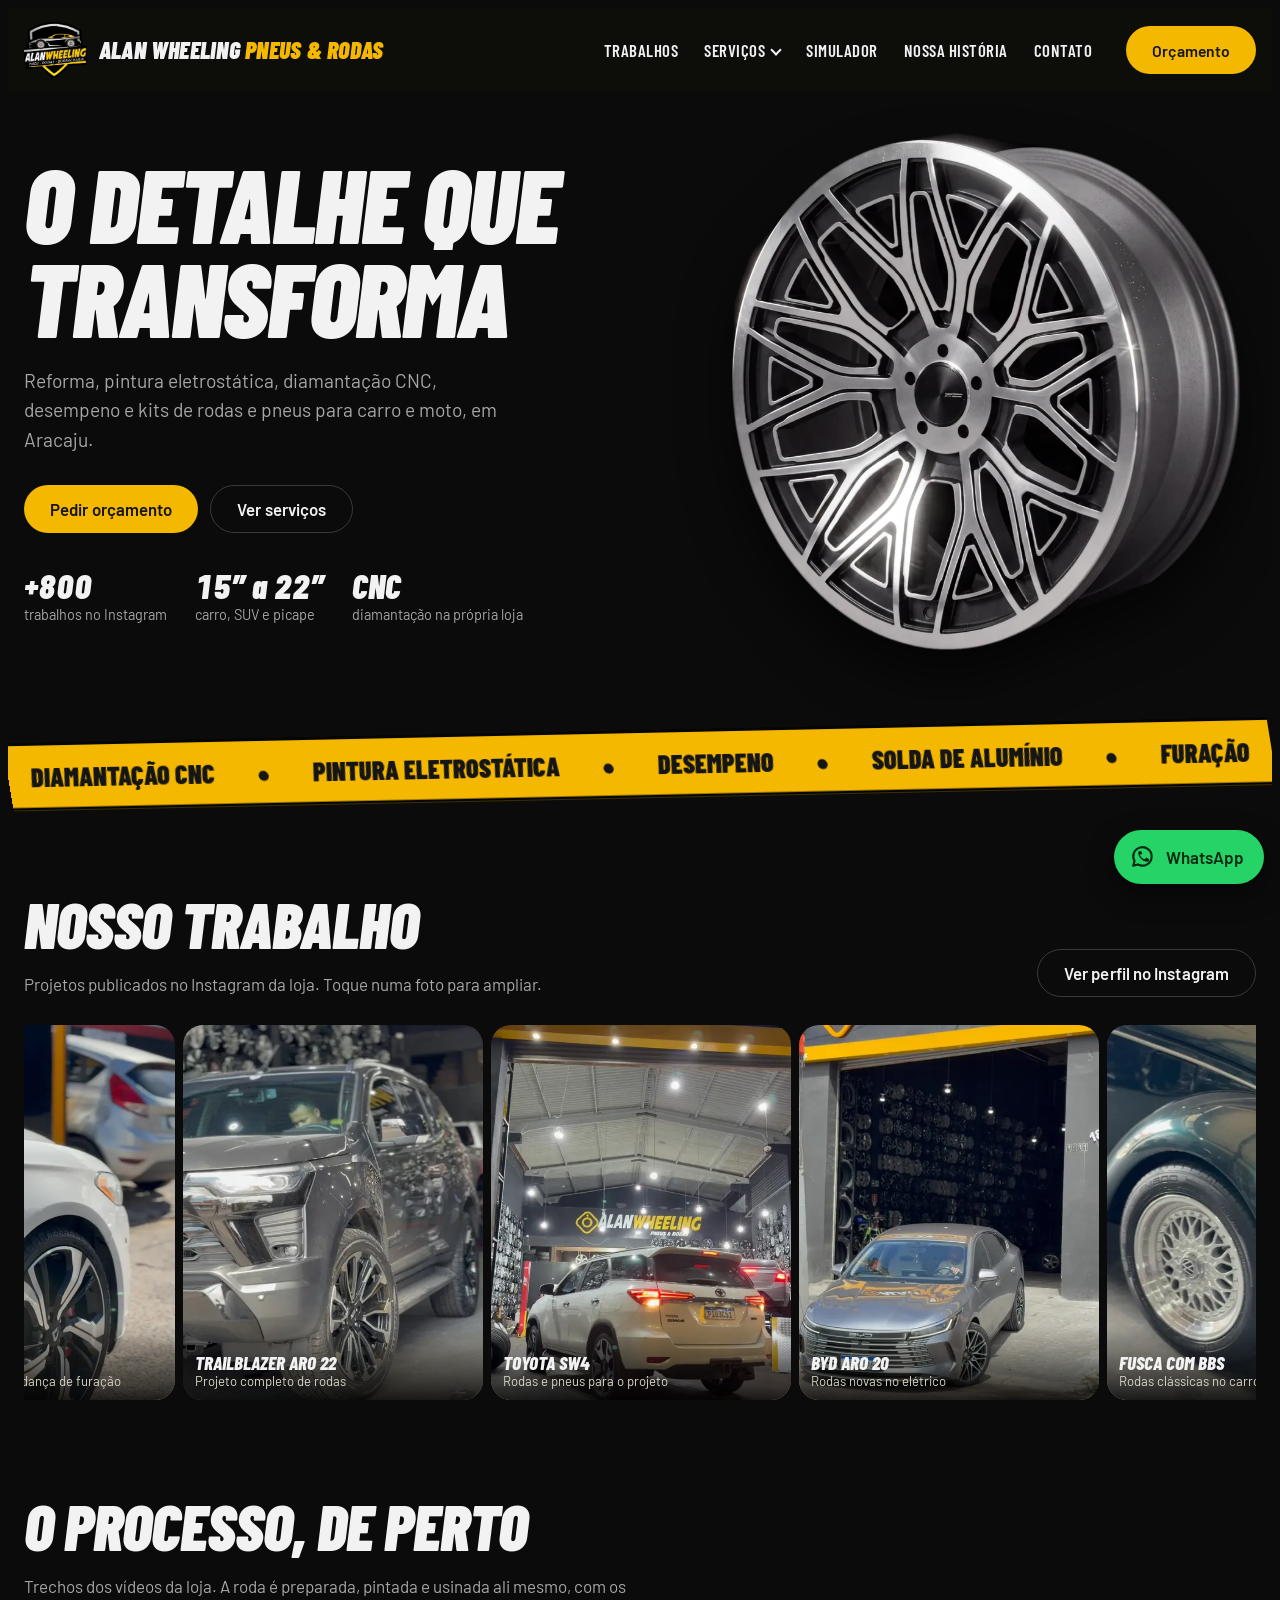
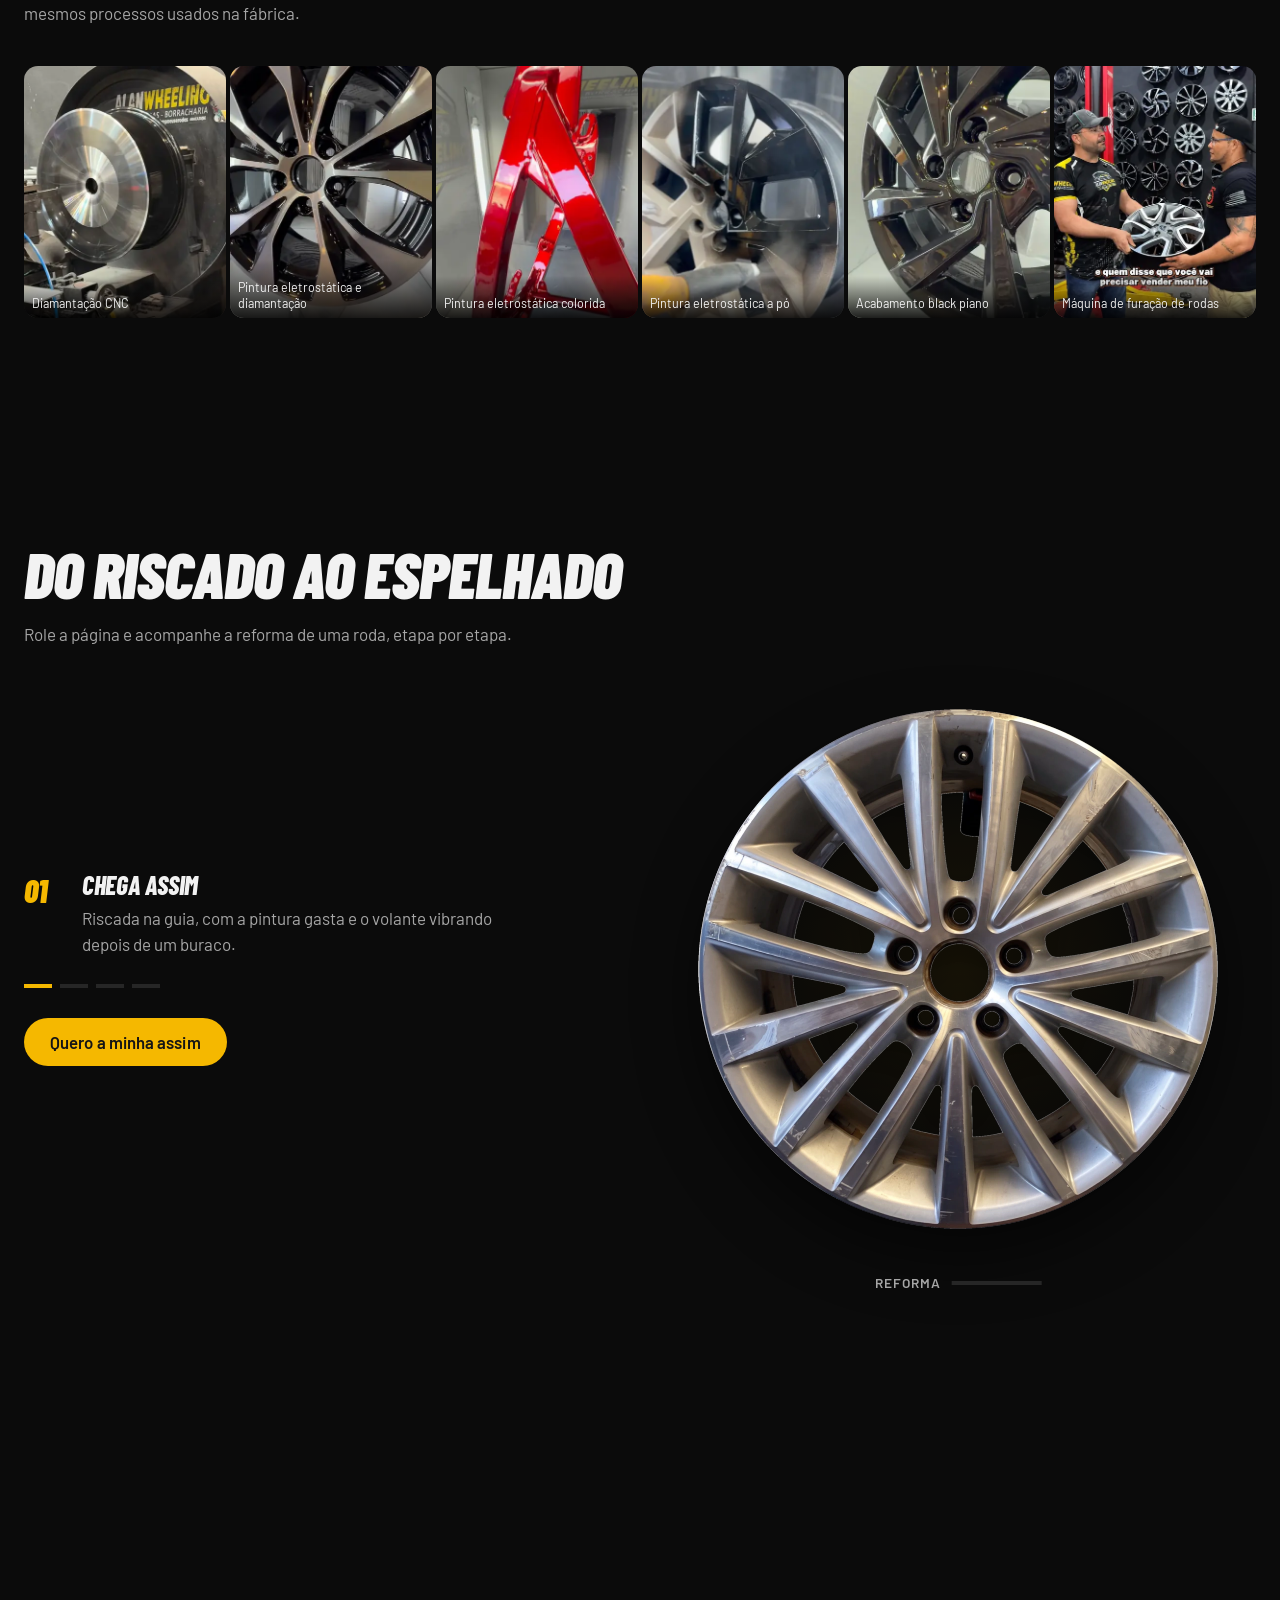
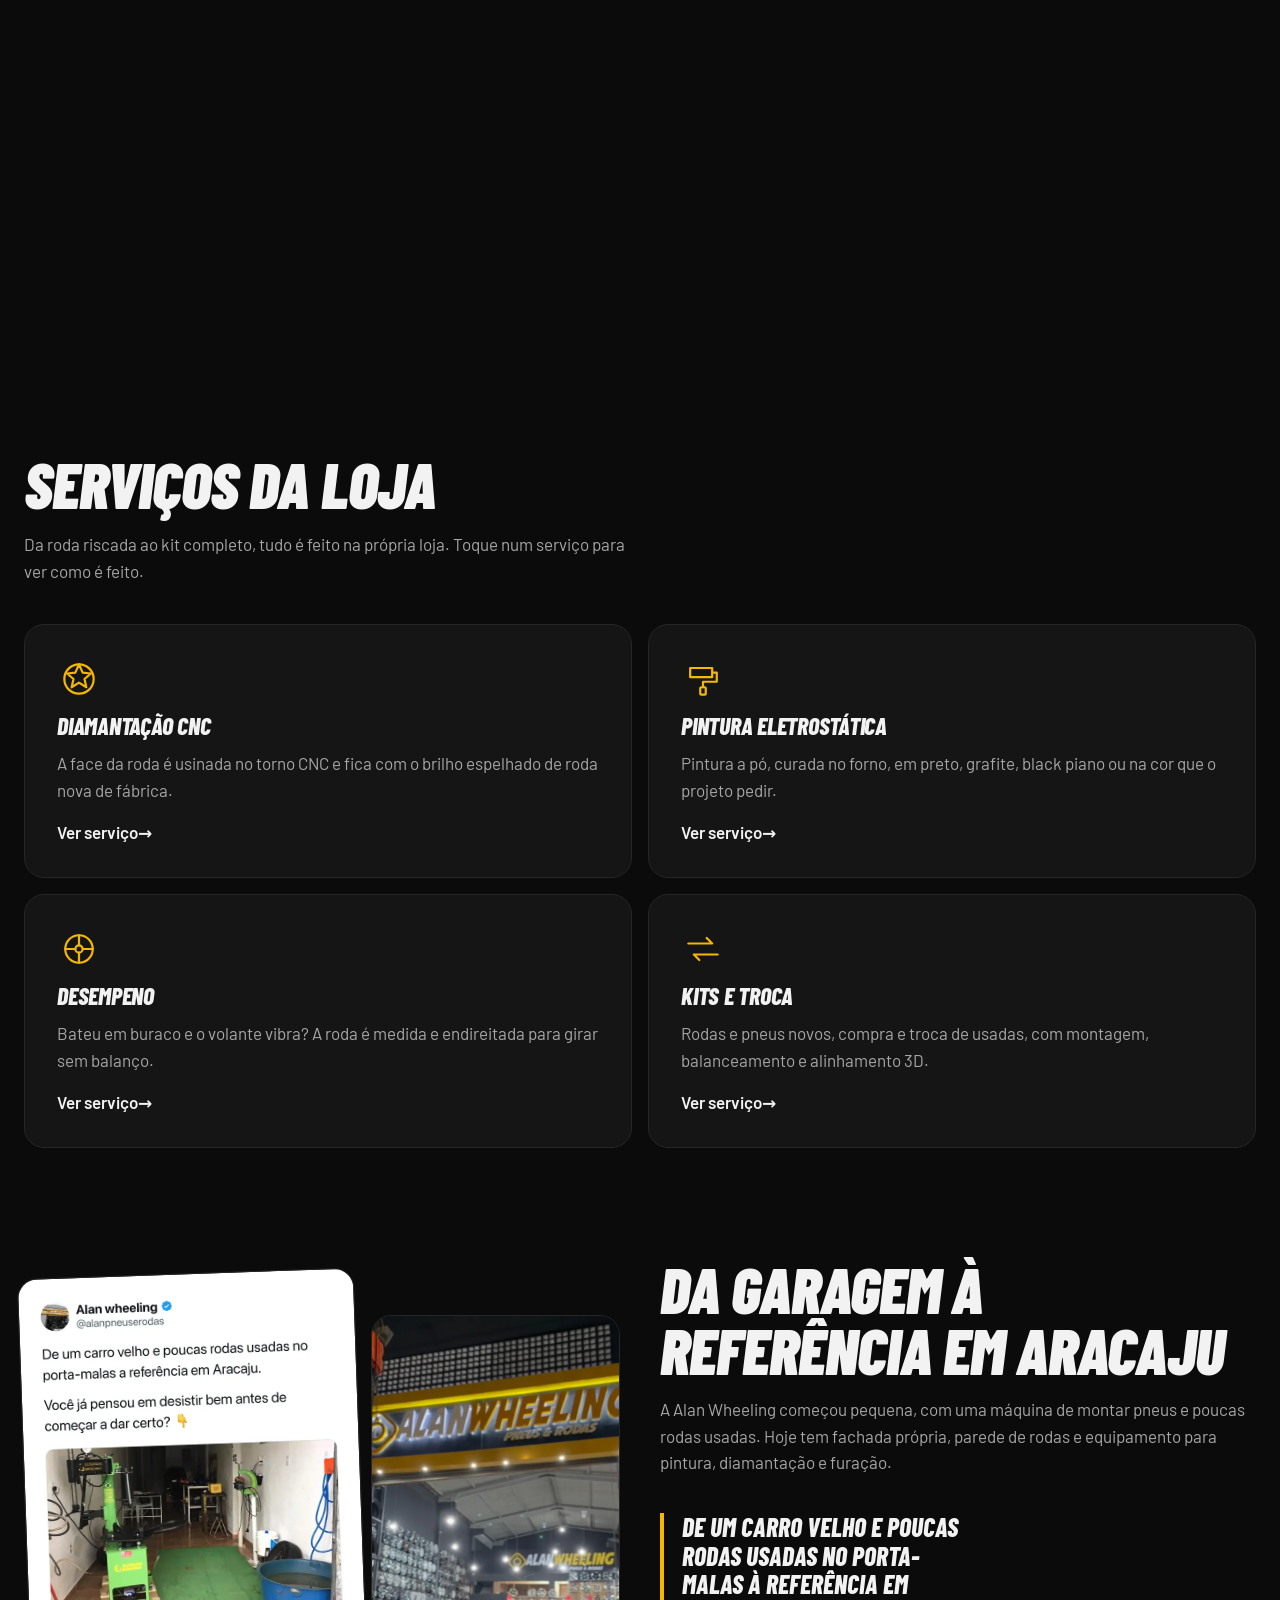
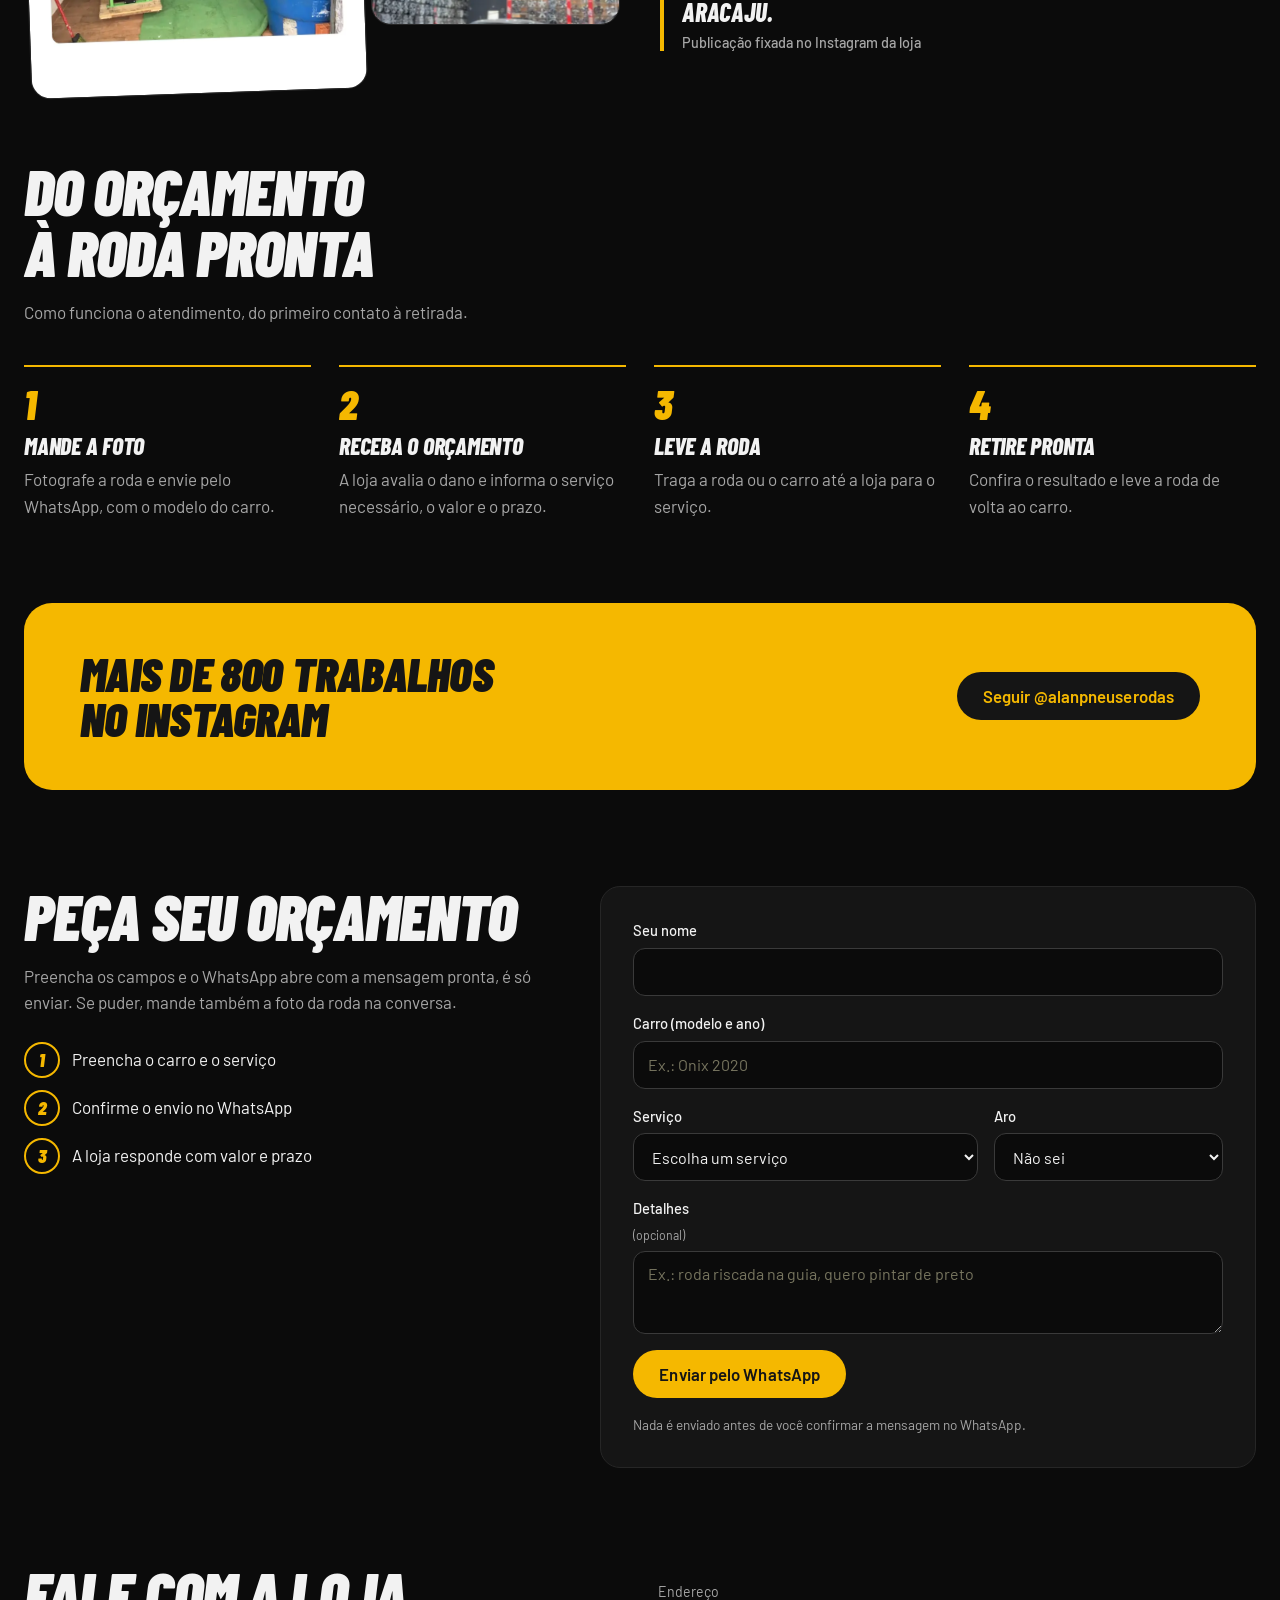
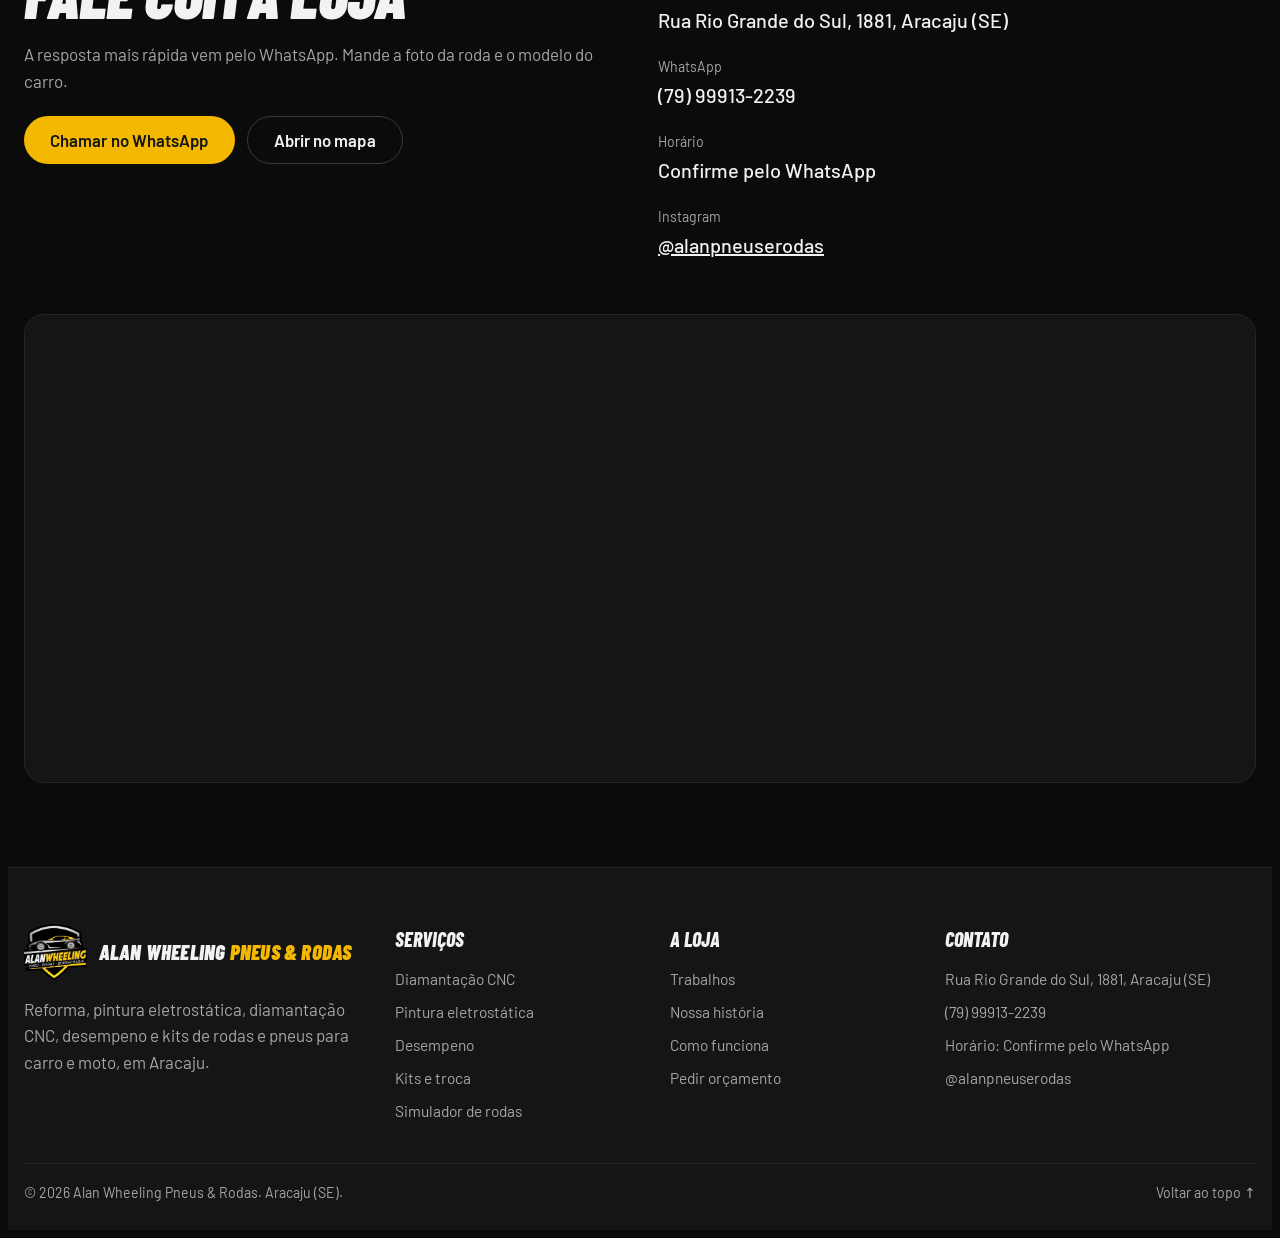
<file: index.html>
<!doctype html>
<html lang="pt-BR">
  <head>
    <meta charset="utf-8" />
    <meta name="viewport" content="width=device-width, initial-scale=1, viewport-fit=cover" />
    <title>Alan Wheeling Pneus e Rodas | Reforma e kits de rodas em Aracaju</title>
    <meta name="description" content="Reforma de rodas, pintura eletrostática, diamantação CNC, desempeno e kits de rodas e pneus em Aracaju." />
    <meta name="theme-color" content="#0b0b0b" />
    <link rel="canonical" href="https://osmario2006.github.io/alanpneuserodas/" />
    <link rel="icon" href="favicon.ico" sizes="any" />
    <link rel="icon" href="assets/img/icones/favicon.svg" type="image/svg+xml" />
    <link rel="apple-touch-icon" href="assets/img/icones/apple-touch-icon.png" />
    <link rel="manifest" href="site.webmanifest" />
    <meta property="og:type" content="website" />
    <meta property="og:locale" content="pt_BR" />
    <meta property="og:site_name" content="Alan Wheeling Pneus &amp; Rodas" />
    <meta property="og:title" content="Alan Wheeling Pneus e Rodas | Reforma e kits de rodas em Aracaju" />
    <meta property="og:description" content="Reforma de rodas, pintura eletrostática, diamantação CNC, desempeno e kits de rodas e pneus em Aracaju." />
    <meta property="og:url" content="https://osmario2006.github.io/alanpneuserodas/" />
    <meta property="og:image" content="https://osmario2006.github.io/alanpneuserodas/assets/img/og/inicio.jpg" />
    <meta property="og:image:width" content="1200" />
    <meta property="og:image:height" content="630" />
    <meta property="og:image:alt" content="Roda grafite diamantada e o texto O detalhe que transforma" />
    <meta name="twitter:card" content="summary_large_image" />
    <link rel="preconnect" href="https://fonts.googleapis.com" />
    <link rel="preconnect" href="https://fonts.gstatic.com" crossorigin />
    <link
      href="https://fonts.googleapis.com/css2?family=Barlow+Condensed:ital,wght@0,600;1,800;1,900&family=Barlow:wght@400;500;600&display=swap"
      rel="stylesheet"
    />
    <link rel="stylesheet" href="css/style.css?v=3" />
    <link rel="stylesheet" href="css/motion.css?v=4" />
    <link rel="preload" as="image" href="assets/img/roda-hero.webp" fetchpriority="high" />
    <script type="application/ld+json">
    {
      "@context": "https://schema.org",
      "@type": "AutoRepair",
      "@id": "https://osmario2006.github.io/alanpneuserodas/#loja",
      "name": "Alan Wheeling Pneus & Rodas",
      "url": "https://osmario2006.github.io/alanpneuserodas/",
      "logo": "https://osmario2006.github.io/alanpneuserodas/assets/img/icones/icone-512.png",
      "image": [
        "https://osmario2006.github.io/alanpneuserodas/assets/img/fachada.webp",
        "https://osmario2006.github.io/alanpneuserodas/assets/img/og/inicio.jpg"
      ],
      "telephone": "+55 79 99913-2239",
      "address": {
        "@type": "PostalAddress",
        "streetAddress": "Rua Rio Grande do Sul, 1881",
        "addressLocality": "Aracaju",
        "addressRegion": "SE",
        "addressCountry": "BR"
      },
      "areaServed": {
        "@type": "City",
        "name": "Aracaju"
      },
      "sameAs": [
        "https://www.instagram.com/alanpneuserodas/"
      ],
      "description": "Reforma de rodas, pintura eletrostática, diamantação CNC, desempeno e kits de rodas e pneus em Aracaju.",
      "hasOfferCatalog": {
        "@type": "OfferCatalog",
        "name": "Serviços",
        "itemListElement": [
          {
            "@type": "Offer",
            "itemOffered": {
              "@type": "Service",
              "name": "Diamantação CNC",
              "url": "https://osmario2006.github.io/alanpneuserodas/diamantacao.html"
            }
          },
          {
            "@type": "Offer",
            "itemOffered": {
              "@type": "Service",
              "name": "Pintura eletrostática",
              "url": "https://osmario2006.github.io/alanpneuserodas/pintura-eletrostatica.html"
            }
          },
          {
            "@type": "Offer",
            "itemOffered": {
              "@type": "Service",
              "name": "Desempeno",
              "url": "https://osmario2006.github.io/alanpneuserodas/desempeno.html"
            }
          },
          {
            "@type": "Offer",
            "itemOffered": {
              "@type": "Service",
              "name": "Kits e troca",
              "url": "https://osmario2006.github.io/alanpneuserodas/kits-rodas-e-pneus.html"
            }
          }
        ]
      }
    }
    </script>
  </head>
  <body data-wa="Olá! Vim pelo site e queria um orçamento.">
    <a class="skip" href="#conteudo">Pular para o conteúdo</a>
    <header class="top" id="topo">
      <div class="wrap top-in">
        <a class="brand" href="index.html" aria-label="Alan Wheeling Pneus e Rodas, página inicial">
          <img class="logo" src="assets/img/logo.webp" alt="" width="360" height="321" />
          <span class="mark">Alan Wheeling <span>Pneus &amp; Rodas</span></span>
        </a>
        <nav class="menu" id="menu" aria-label="Principal" hidden>
          <a href="#trabalhos">Trabalhos</a>
          <div class="dd">
            <a href="#servicos" class="dd-t">Serviços</a>
            <div class="dd-l">
              <a href="diamantacao.html">Diamantação CNC</a>
              <a href="pintura-eletrostatica.html">Pintura eletrostática</a>
              <a href="desempeno.html">Desempeno</a>
              <a href="kits-rodas-e-pneus.html">Kits e troca</a>
            </div>
          </div>
          <a href="kits-rodas-e-pneus.html#simulador">Simulador</a>
          <a href="#historia">Nossa história</a>
          <a href="#contato">Contato</a>
        </nav>
        <a class="btn hbtn" href="#orcamento">Orçamento</a>
        <button class="menu-btn" id="menu-btn" type="button" aria-label="Abrir menu" aria-expanded="false" aria-controls="menu">
          <span></span><span></span><span></span>
        </button>
      </div>
    </header>

    <main id="conteudo">
      <div class="wrap">
        <div class="hero">
          <div>
            <h1>O detalhe que transforma</h1>
            <p class="lead">
              Reforma, pintura eletrostática, diamantação CNC, desempeno e kits de rodas e pneus para
              carro e moto, em Aracaju.
            </p>
            <div class="cbtns">
              <a class="btn" href="#orcamento">Pedir orçamento</a
              ><a class="btn ghost" href="#servicos">Ver serviços</a>
            </div>
            <div class="proof">
              <div><b>+800</b><span>trabalhos no Instagram</span></div>
              <div><b>15″ a 22″</b><span>carro, SUV e picape</span></div>
              <div><b>CNC</b><span>diamantação na própria loja</span></div>
            </div>
          </div>
          <div class="wheelbox">
            <img
              id="hero-roda"
              alt="Roda grafite com aro polido e face diamantada, vista em três quartos"
              src="assets/img/roda-hero.webp"
              width="885"
              height="900"
              fetchpriority="high"
            />
          </div>
        </div>
      </div>

      <div class="ticker" aria-hidden="true"><div id="tk"></div></div>

      <div class="wrap">
      <section id="trabalhos">
        <div class="ig-head">
          <div class="head">
            <h2>Nosso trabalho</h2>
            <p>Projetos publicados no Instagram da loja. Toque numa foto para ampliar.</p>
          </div>
          <a
            class="btn ghost"
            href="https://www.instagram.com/alanpneuserodas/"
            target="_blank"
            rel="noopener"
            >Ver perfil no Instagram</a
          >
        </div>
        <div class="grid" id="grid"></div>
      </section>

      <section id="processo">
        <div class="head">
          <h2>O processo, de perto</h2>
          <p>
            Trechos dos vídeos da loja. A roda é preparada, pintada e usinada ali mesmo, com os
            mesmos processos usados na fábrica.
          </p>
        </div>
        <div class="strip" id="strip"></div>
      </section>

      <section id="transformacao" class="sx" aria-labelledby="sx-t">
        <div class="sx-fixo">
          <div class="head">
            <h2 id="sx-t">Do riscado ao espelhado</h2>
            <p>Role a página e acompanhe a reforma de uma roda, etapa por etapa.</p>
          </div>
          <div class="sx-palco">
            <div>
              <ol class="sx-passos">
                <li>
                  <h3>Chega assim</h3>
                  <p>Riscada na guia, com a pintura gasta e o volante vibrando depois de um buraco.</p>
                </li>
                <li>
                  <h3>Desempeno</h3>
                  <p>A roda gira na máquina, o empeno é medido e corrigido até ela rodar sem balanço.</p>
                </li>
                <li>
                  <h3>Pintura eletrostática</h3>
                  <p>Tinta em pó aplicada por carga elétrica e curada no forno: cor uniforme e resistente.</p>
                </li>
                <li>
                  <h3>Diamantação CNC</h3>
                  <p>O torno usina a face e devolve o brilho espelhado de roda nova de fábrica.</p>
                </li>
              </ol>
              <div class="sx-pontos" aria-hidden="true"></div>
              <a class="btn sx-cta" href="#orcamento">Quero a minha assim</a>
            </div>
            <div class="sx-roda" aria-hidden="true">
              <div class="sx-giro">
                <!-- de baixo para cima: diamantada (fica no fim), pintada, gasta -->
                <div class="sx-camada sx-diamante"><img src="assets/img/roda-depois.webp" alt="" width="1040" height="1040" loading="lazy" /></div>
                <div class="sx-camada sx-pintada"><img src="assets/img/roda-pintada.webp" alt="" width="1040" height="1040" loading="lazy" /></div>
                <div class="sx-camada sx-gasta"><img src="assets/img/roda-antes.webp" alt="" width="1040" height="1040" loading="lazy" /></div>
                <div class="sx-ferramenta"></div>
              </div>
              <div class="sx-hud"><span>Reforma</span><i></i></div>
            </div>
          </div>
        </div>
      </section>

      <section id="servicos">
        <div class="head">
          <h2>Serviços da loja</h2>
          <p>Da roda riscada ao kit completo, tudo é feito na própria loja. Toque num serviço para ver como é feito.</p>
        </div>
        <div class="svc">
          <a href="diamantacao.html">
            <svg viewBox="0 0 48 48" aria-hidden="true">
              <circle cx="24" cy="24" r="16" />
              <path d="M24 8l4 9 9 1-7 6 2 9-8-5-8 5 2-9-7-6 9-1z" />
            </svg>
            <h3>Diamantação CNC</h3>
            <p>
              A face da roda é usinada no torno CNC e fica com o brilho espelhado de roda nova de
              fábrica.
            </p>
            <span class="more">Ver serviço</span>
          </a>
          <a href="pintura-eletrostatica.html">
            <svg viewBox="0 0 48 48" aria-hidden="true">
              <path d="M10 12h24v10H10zM34 17h5v10H24v6" />
              <rect x="21" y="33" width="6" height="8" rx="1" />
            </svg>
            <h3>Pintura eletrostática</h3>
            <p>
              Pintura a pó, curada no forno, em preto, grafite, black piano ou na cor que o projeto
              pedir.
            </p>
            <span class="more">Ver serviço</span>
          </a>
          <a href="desempeno.html">
            <svg viewBox="0 0 48 48" aria-hidden="true">
              <circle cx="24" cy="24" r="15" />
              <circle cx="24" cy="24" r="4" />
              <path d="M24 9v11M24 28v11M9 24h11M28 24h11" />
            </svg>
            <h3>Desempeno</h3>
            <p>
              Bateu em buraco e o volante vibra? A roda é medida e endireitada para girar sem
              balanço.
            </p>
            <span class="more">Ver serviço</span>
          </a>
          <a href="kits-rodas-e-pneus.html">
            <svg viewBox="0 0 48 48" aria-hidden="true">
              <path d="M8 18h26l-6-6M40 30H14l6 6" />
            </svg>
            <h3>Kits e troca</h3>
            <p>
              Rodas e pneus novos, compra e troca de usadas, com montagem, balanceamento e
              alinhamento 3D.
            </p>
            <span class="more">Ver serviço</span>
          </a>
        </div>
      </section>

      <section id="historia">
        <div class="story">
          <div class="pics">
            <img
              id="img-story"
              alt="Publicação da loja com a foto da primeira oficina"
              width="760"
              height="951"
              src="assets/img/historia-loja.webp"
            /><img
              id="img-facade"
              alt="Fachada atual da loja em Aracaju"
              width="620"
              height="775"
              src="assets/img/fachada.webp"
            />
          </div>
          <div class="head" style="margin: 0">
            <h2>Da garagem à referência em Aracaju</h2>
            <p>
              A Alan Wheeling começou pequena, com uma máquina de montar pneus e poucas rodas
              usadas. Hoje tem fachada própria, parede de rodas e equipamento para pintura,
              diamantação e furação.
            </p>
            <blockquote>
              De um carro velho e poucas rodas usadas no porta-malas à referência em Aracaju.
              <footer>Publicação fixada no Instagram da loja</footer>
            </blockquote>
          </div>
        </div>
      </section>

      <section id="como">
        <div class="head">
          <h2>Do orçamento à roda pronta</h2>
          <p>Como funciona o atendimento, do primeiro contato à retirada.</p>
        </div>
        <ol class="steps">
          <li>
            <h3>Mande a foto</h3>
            <p>Fotografe a roda e envie pelo WhatsApp, com o modelo do carro.</p>
          </li>
          <li>
            <h3>Receba o orçamento</h3>
            <p>A loja avalia o dano e informa o serviço necessário, o valor e o prazo.</p>
          </li>
          <li>
            <h3>Leve a roda</h3>
            <p>Traga a roda ou o carro até a loja para o serviço.</p>
          </li>
          <li>
            <h3>Retire pronta</h3>
            <p>Confira o resultado e leve a roda de volta ao carro.</p>
          </li>
        </ol>
      </section>

      <div class="igband">
        <h2>Mais de 800 trabalhos no Instagram</h2>
        <a
          class="btn"
          href="https://www.instagram.com/alanpneuserodas/"
          target="_blank"
          rel="noopener"
          >Seguir @alanpneuserodas</a
        >
      </div>

      <section id="orcamento" class="orc">
        <div class="head" style="margin: 0">
          <h2>Peça seu orçamento</h2>
          <p>
            Preencha os campos e o WhatsApp abre com a mensagem pronta, é só enviar. Se puder, mande
            também a foto da roda na conversa.
          </p>
          <ol class="orc-passos">
            <li>Preencha o carro e o serviço</li>
            <li>Confirme o envio no WhatsApp</li>
            <li>A loja responde com valor e prazo</li>
          </ol>
        </div>
        <form class="form" id="form-orc">
          <label>
            Seu nome
            <input name="nome" autocomplete="name" required />
          </label>
          <label>
            Carro (modelo e ano)
            <input name="carro" required placeholder="Ex.: Onix 2020" />
          </label>
          <div class="f2">
            <label>
              Serviço
              <select name="servico" required>
              <option value="" selected disabled>Escolha um serviço</option>
              <option>Diamantação CNC</option>
              <option>Pintura eletrostática</option>
              <option>Desempeno</option>
              <option>Kit de rodas e pneus</option>
              <option>Outro / ainda não sei</option>
              </select>
            </label>
            <label>
              Aro
              <select name="aro">
              <option value="">Não sei</option>
              <option value="13">Aro 13</option>
              <option value="14">Aro 14</option>
              <option value="15">Aro 15</option>
              <option value="16">Aro 16</option>
              <option value="17">Aro 17</option>
              <option value="18">Aro 18</option>
              <option value="19">Aro 19</option>
              <option value="20">Aro 20</option>
              <option value="21">Aro 21</option>
              <option value="22">Aro 22</option>
              </select>
            </label>
          </div>
          <label>
            Detalhes <small>(opcional)</small>
            <textarea name="obs" rows="3" placeholder="Ex.: roda riscada na guia, quero pintar de preto"></textarea>
          </label>
          <button class="btn" type="submit">Enviar pelo WhatsApp</button>
          <p class="form-nota">Nada é enviado antes de você confirmar a mensagem no WhatsApp.</p>
        </form>
      </section>

      <section id="contato" class="contact">
        <div class="head" style="margin: 0">
          <h2>Fale com a loja</h2>
          <p>A resposta mais rápida vem pelo WhatsApp. Mande a foto da roda e o modelo do carro.</p>
          <div class="cbtns">
            <a class="btn" data-wa="Olá! Vim pelo site e queria um orçamento." href="#contato">Chamar no WhatsApp</a
            ><a class="btn ghost" id="mapa" target="_blank" rel="noopener" href="https://www.google.com/maps/search/?api=1&amp;query=Rua%20Rio%20Grande%20do%20Sul%2C%201881%2C%20Aracaju%20%28SE%29"
              >Abrir no mapa</a
            >
          </div>
        </div>
        <dl class="facts">
          <div>
            <dt>Endereço</dt>
            <dd data-loja="endereco">Rua Rio Grande do Sul, 1881, Aracaju (SE)</dd>
          </div>
          <div>
            <dt>WhatsApp</dt>
            <dd data-loja="whatsTexto">(79) 99913-2239</dd>
          </div>
          <div>
            <dt>Horário</dt>
            <dd data-loja="horario">Confirme pelo WhatsApp</dd>
          </div>
          <div>
            <dt>Instagram</dt>
            <dd>
              <a href="https://www.instagram.com/alanpneuserodas/" target="_blank" rel="noopener"
                >@alanpneuserodas</a
              >
            </dd>
          </div>
        </dl>
        <div class="mapa">
          <iframe
            title="Mapa com a localização da loja"
            loading="lazy"
            referrerpolicy="no-referrer-when-downgrade"
            src="https://www.google.com/maps?q=Rua%20Rio%20Grande%20do%20Sul%2C%201881%2C%20Aracaju%20%28SE%29&amp;output=embed"
          ></iframe>
        </div>
      </section>
      </div>
    </main>

    <footer class="rodape">
      <div class="wrap rod-in">
        <div class="rod-marca">
          <a class="brand" href="index.html" aria-label="Alan Wheeling Pneus e Rodas, página inicial">
            <img class="logo" src="assets/img/logo.webp" alt="" width="360" height="321" loading="lazy" />
            <span class="mark">Alan Wheeling <span>Pneus &amp; Rodas</span></span>
          </a>
          <p>
            Reforma, pintura eletrostática, diamantação CNC, desempeno e kits de rodas e pneus para
            carro e moto, em Aracaju.
          </p>
        </div>
        <nav aria-label="Serviços">
          <p class="rod-t">Serviços</p>
          <ul>
            <li><a href="diamantacao.html">Diamantação CNC</a></li>
            <li><a href="pintura-eletrostatica.html">Pintura eletrostática</a></li>
            <li><a href="desempeno.html">Desempeno</a></li>
            <li><a href="kits-rodas-e-pneus.html">Kits e troca</a></li>
            <li><a href="kits-rodas-e-pneus.html#simulador">Simulador de rodas</a></li>
          </ul>
        </nav>
        <nav aria-label="A loja">
          <p class="rod-t">A loja</p>
          <ul>
            <li><a href="#trabalhos">Trabalhos</a></li>
            <li><a href="#historia">Nossa história</a></li>
            <li><a href="#como">Como funciona</a></li>
            <li><a href="#orcamento">Pedir orçamento</a></li>
          </ul>
        </nav>
        <div>
          <p class="rod-t">Contato</p>
          <ul>
            <li data-loja="endereco">Rua Rio Grande do Sul, 1881, Aracaju (SE)</li>
            <li><a data-wa="Olá! Vim pelo site e queria um orçamento." href="#contato" data-loja="whatsTexto">(79) 99913-2239</a></li>
            <li>Horário: <span data-loja="horario">Confirme pelo WhatsApp</span></li>
            <li><a href="https://www.instagram.com/alanpneuserodas/" target="_blank" rel="noopener">@alanpneuserodas</a></li>
          </ul>
        </div>
      </div>
      <div class="wrap rod-base">
        <span>© <span data-ano>2026</span> Alan Wheeling Pneus &amp; Rodas. Aracaju (SE).</span>
        <a href="#topo">Voltar ao topo ↑</a>
      </div>
    </footer>

    <script src="js/dados.js"></script>
    <script src="js/comum.js"></script>
    <script src="js/main.js?v=2"></script>
    <script src="js/motion.js?v=4"></script>
  </body>
</html>
</file>
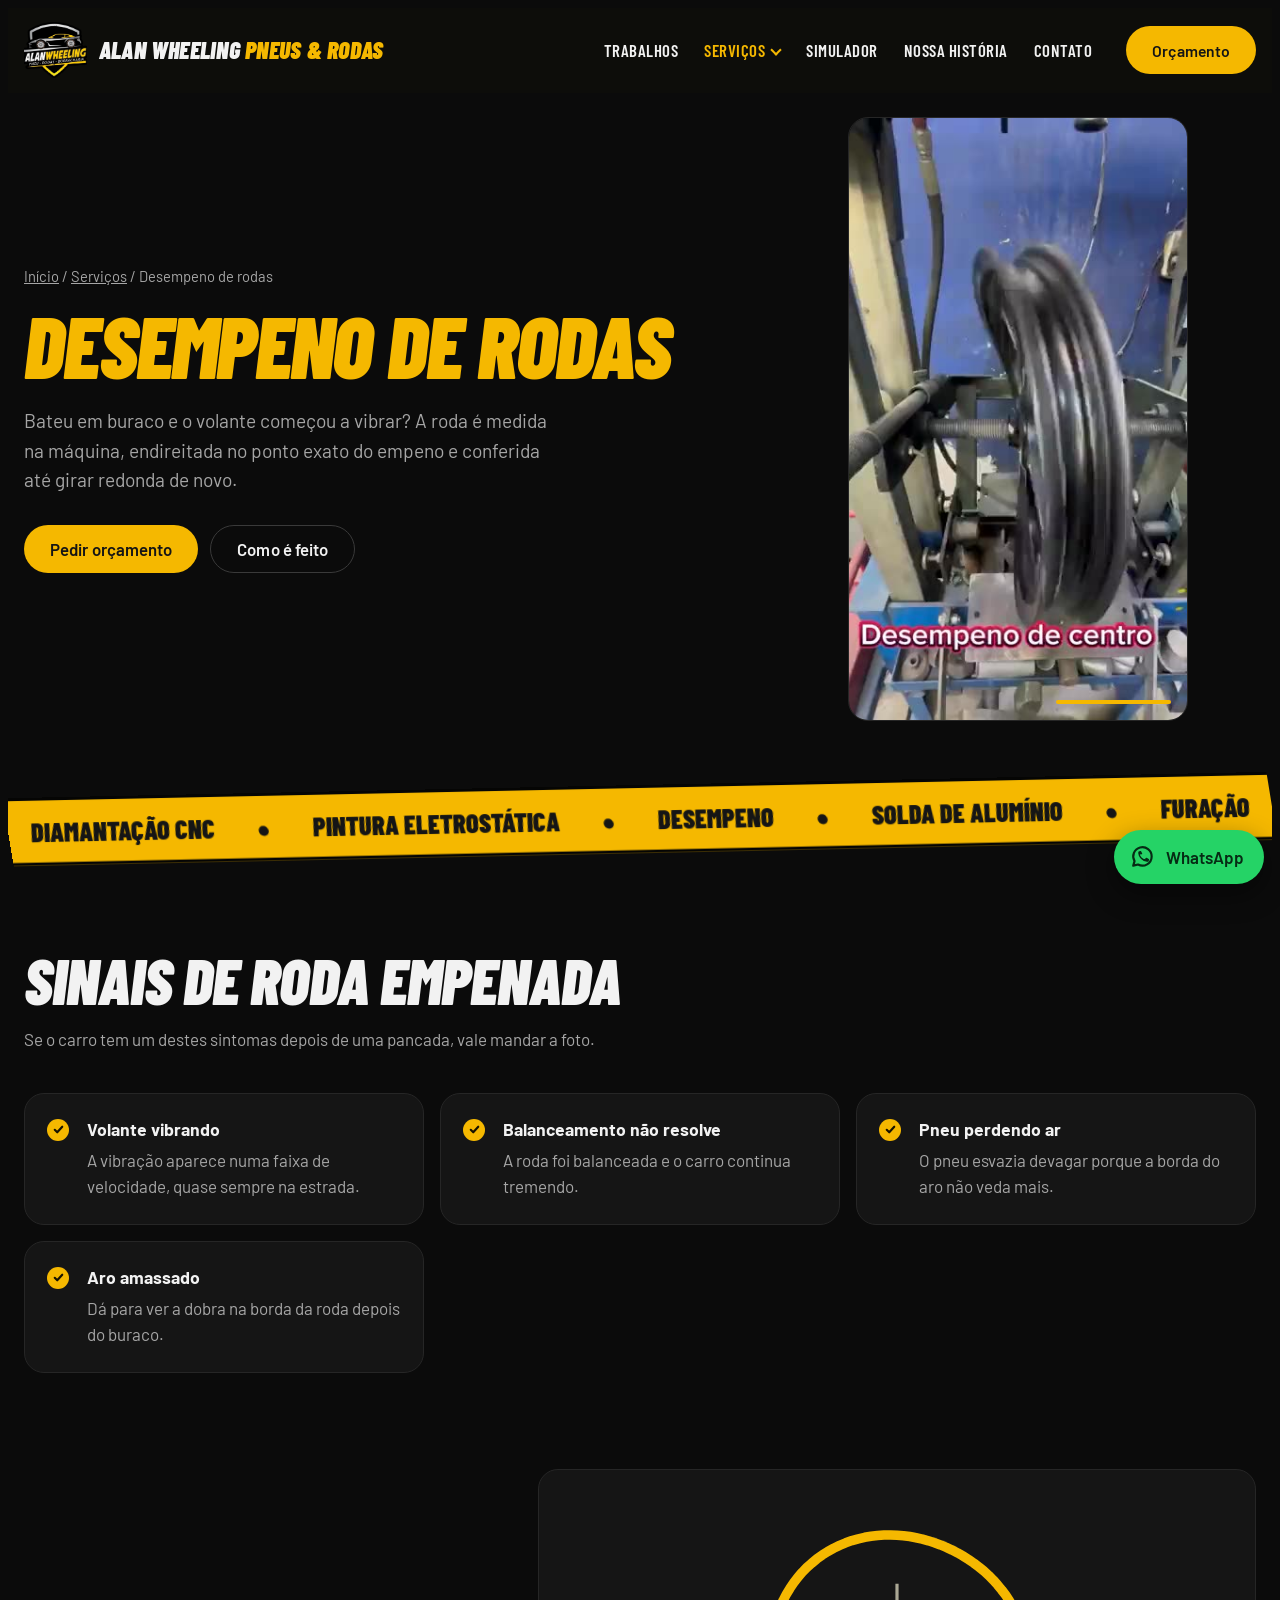
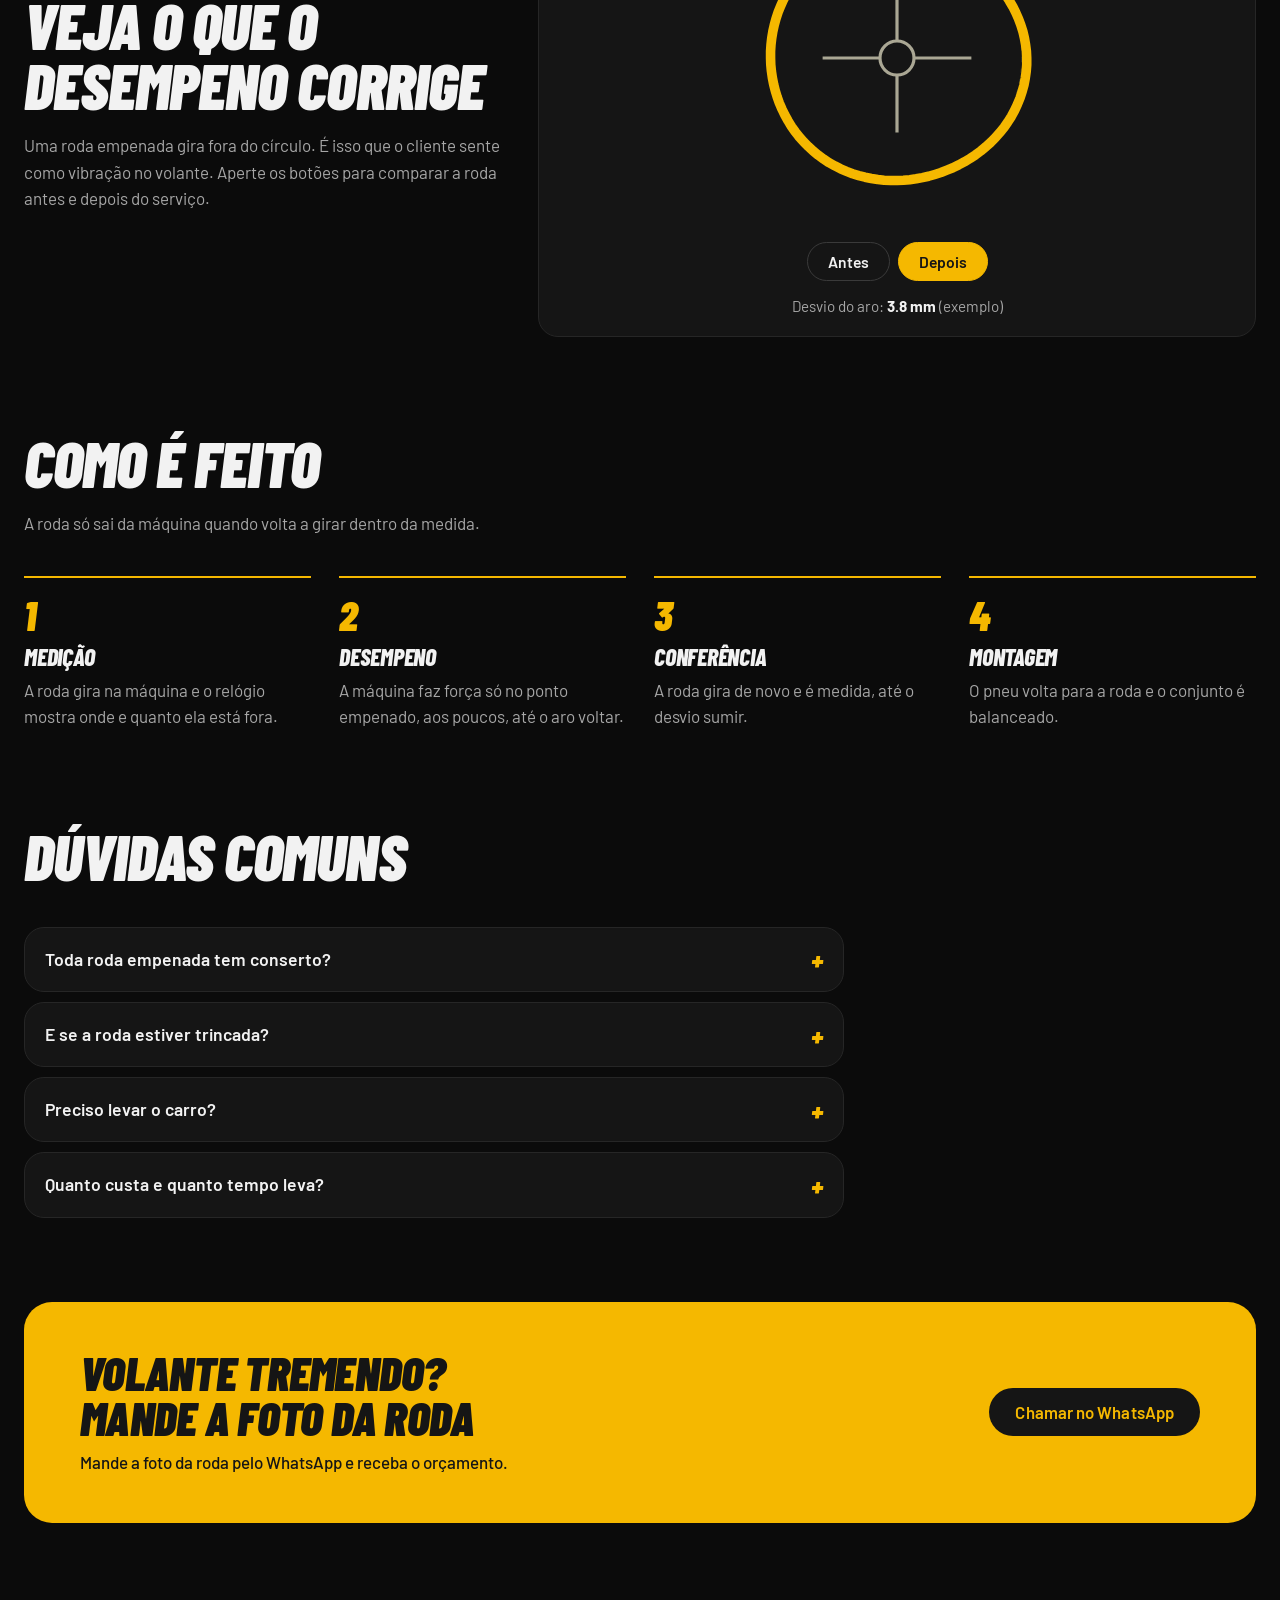
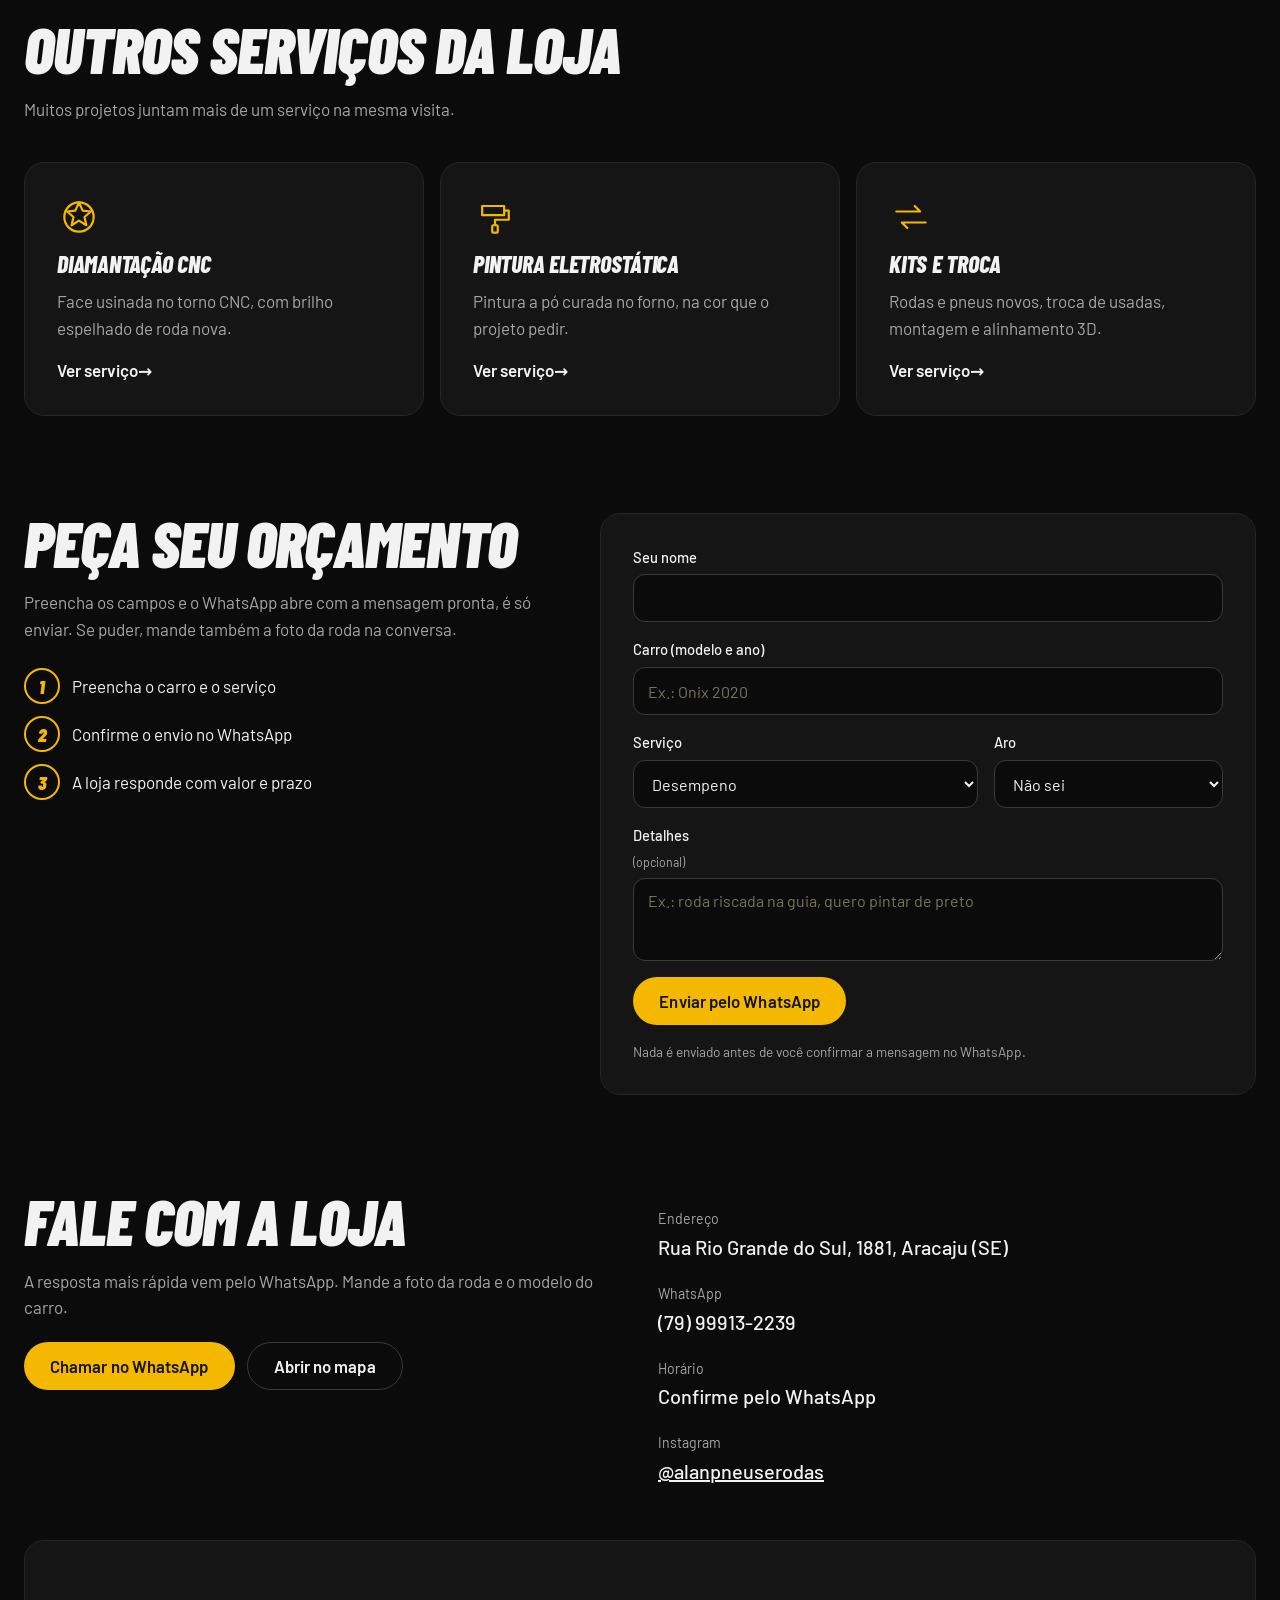
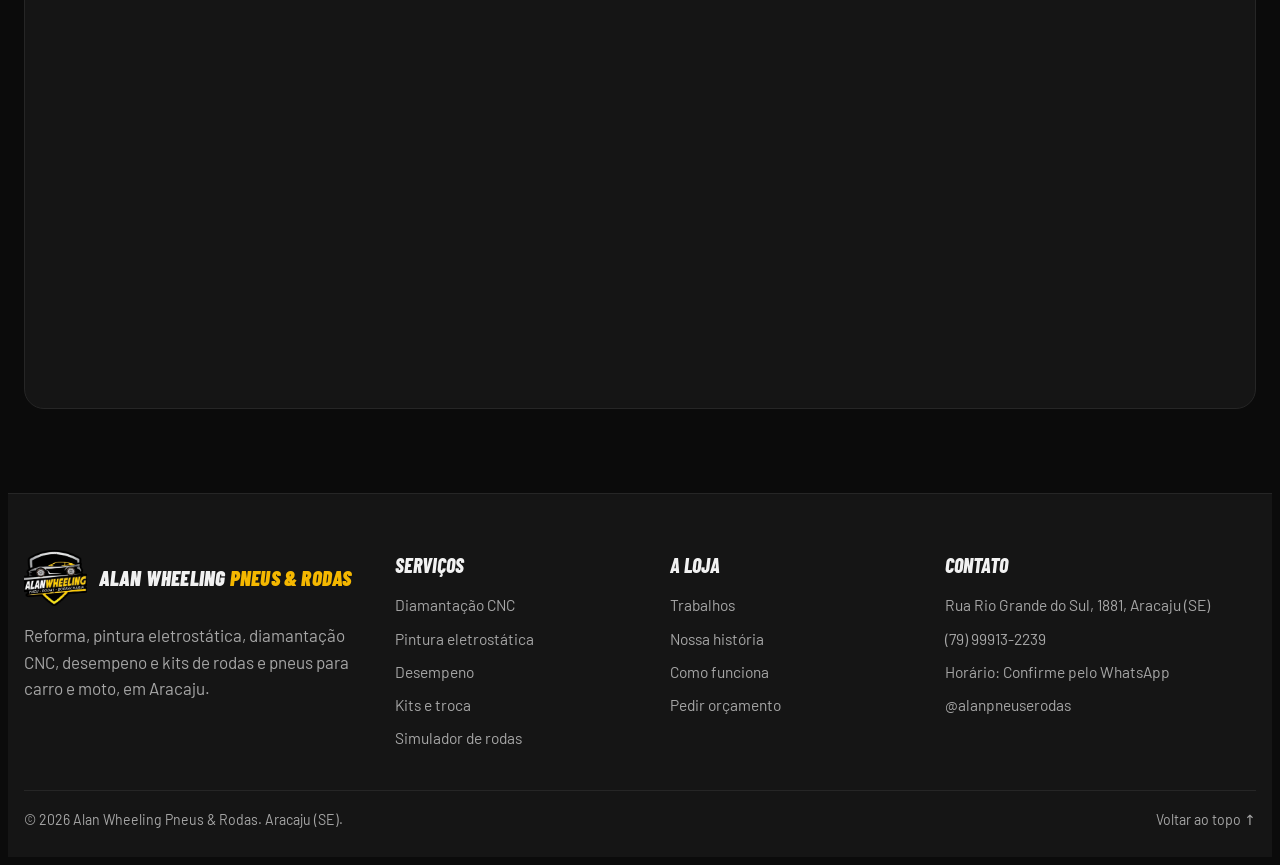
<file: desempeno.html>
<!doctype html>
<html lang="pt-BR">
  <head>
    <meta charset="utf-8" />
    <meta name="viewport" content="width=device-width, initial-scale=1, viewport-fit=cover" />
    <title>Desempeno de rodas em Aracaju | Alan Wheeling Pneus e Rodas</title>
    <meta name="description" content="Desempeno de rodas em Aracaju. Bateu em buraco e o volante vibra? A roda é medida e endireitada na loja." />
    <meta name="theme-color" content="#0b0b0b" />
    <link rel="canonical" href="https://osmario2006.github.io/alanpneuserodas/desempeno.html" />
    <link rel="icon" href="favicon.ico" sizes="any" />
    <link rel="icon" href="assets/img/icones/favicon.svg" type="image/svg+xml" />
    <link rel="apple-touch-icon" href="assets/img/icones/apple-touch-icon.png" />
    <link rel="manifest" href="site.webmanifest" />
    <meta property="og:type" content="website" />
    <meta property="og:locale" content="pt_BR" />
    <meta property="og:site_name" content="Alan Wheeling Pneus &amp; Rodas" />
    <meta property="og:title" content="Desempeno de rodas em Aracaju | Alan Wheeling Pneus e Rodas" />
    <meta property="og:description" content="Desempeno de rodas em Aracaju. Bateu em buraco e o volante vibra? A roda é medida e endireitada na loja." />
    <meta property="og:url" content="https://osmario2006.github.io/alanpneuserodas/desempeno.html" />
    <meta property="og:image" content="https://osmario2006.github.io/alanpneuserodas/assets/img/og/desempeno.jpg" />
    <meta property="og:image:width" content="1200" />
    <meta property="og:image:height" content="630" />
    <meta property="og:image:alt" content="Desempeno de rodas na Alan Wheeling Pneus e Rodas" />
    <meta name="twitter:card" content="summary_large_image" />
    <link rel="preconnect" href="https://fonts.googleapis.com" />
    <link rel="preconnect" href="https://fonts.gstatic.com" crossorigin />
    <link
      href="https://fonts.googleapis.com/css2?family=Barlow+Condensed:ital,wght@0,600;1,800;1,900&family=Barlow:wght@400;500;600&display=swap"
      rel="stylesheet"
    />
    <link rel="stylesheet" href="css/style.css?v=3" />
    <link rel="stylesheet" href="css/motion.css?v=4" />
    <script type="application/ld+json">
    {
      "@context": "https://schema.org",
      "@graph": [
        {
          "@type": "AutoRepair",
          "@id": "https://osmario2006.github.io/alanpneuserodas/#loja",
          "name": "Alan Wheeling Pneus & Rodas",
          "url": "https://osmario2006.github.io/alanpneuserodas/",
          "logo": "https://osmario2006.github.io/alanpneuserodas/assets/img/icones/icone-512.png",
          "image": [
            "https://osmario2006.github.io/alanpneuserodas/assets/img/fachada.webp",
            "https://osmario2006.github.io/alanpneuserodas/assets/img/og/inicio.jpg"
          ],
          "telephone": "+55 79 99913-2239",
          "address": {
            "@type": "PostalAddress",
            "streetAddress": "Rua Rio Grande do Sul, 1881",
            "addressLocality": "Aracaju",
            "addressRegion": "SE",
            "addressCountry": "BR"
          },
          "areaServed": {
            "@type": "City",
            "name": "Aracaju"
          },
          "sameAs": [
            "https://www.instagram.com/alanpneuserodas/"
          ]
        },
        {
          "@type": "Service",
          "name": "Desempeno de rodas",
          "description": "Desempeno de rodas em Aracaju. Bateu em buraco e o volante vibra? A roda é medida e endireitada na loja.",
          "url": "https://osmario2006.github.io/alanpneuserodas/desempeno.html",
          "provider": {
            "@id": "https://osmario2006.github.io/alanpneuserodas/#loja"
          },
          "areaServed": {
            "@type": "City",
            "name": "Aracaju"
          }
        },
        {
          "@type": "BreadcrumbList",
          "itemListElement": [
            {
              "@type": "ListItem",
              "position": 1,
              "name": "Início",
              "item": "https://osmario2006.github.io/alanpneuserodas/"
            },
            {
              "@type": "ListItem",
              "position": 2,
              "name": "Desempeno de rodas",
              "item": "https://osmario2006.github.io/alanpneuserodas/desempeno.html"
            }
          ]
        },
        {
          "@type": "FAQPage",
          "mainEntity": [
            {
              "@type": "Question",
              "name": "Toda roda empenada tem conserto?",
              "acceptedAnswer": {
                "@type": "Answer",
                "text": "Depende do tamanho do dano. A loja mede a roda e diz se o desempeno resolve ou se é melhor trocar."
              }
            },
            {
              "@type": "Question",
              "name": "E se a roda estiver trincada?",
              "acceptedAnswer": {
                "@type": "Answer",
                "text": "A trinca é avaliada na loja. Em muitos casos dá para recuperar com solda de alumínio; quando não é seguro, a loja avisa."
              }
            },
            {
              "@type": "Question",
              "name": "Preciso levar o carro?",
              "acceptedAnswer": {
                "@type": "Answer",
                "text": "Pode trazer o carro ou só a roda. Se trouxer o carro, a loja já desmonta e monta de volta."
              }
            },
            {
              "@type": "Question",
              "name": "Quanto custa e quanto tempo leva?",
              "acceptedAnswer": {
                "@type": "Answer",
                "text": "Depende do aro e do tamanho do empeno. Mande a foto pelo WhatsApp e a loja informa valor e prazo."
              }
            }
          ]
        }
      ]
    }
    </script>
  </head>
  <body data-wa="Olá! Vim pelo site e acho que minha roda está empenada.">
    <a class="skip" href="#conteudo">Pular para o conteúdo</a>
    <header class="top" id="topo">
      <div class="wrap top-in">
        <a class="brand" href="index.html" aria-label="Alan Wheeling Pneus e Rodas, página inicial">
          <img class="logo" src="assets/img/logo.webp" alt="" width="360" height="321" />
          <span class="mark">Alan Wheeling <span>Pneus &amp; Rodas</span></span>
        </a>
        <nav class="menu" id="menu" aria-label="Principal" hidden>
          <a href="index.html#trabalhos">Trabalhos</a>
          <div class="dd">
            <a href="index.html#servicos" class="dd-t ativo">Serviços</a>
            <div class="dd-l">
              <a href="diamantacao.html">Diamantação CNC</a>
              <a href="pintura-eletrostatica.html">Pintura eletrostática</a>
              <a href="desempeno.html" aria-current="page">Desempeno</a>
              <a href="kits-rodas-e-pneus.html">Kits e troca</a>
            </div>
          </div>
          <a href="kits-rodas-e-pneus.html#simulador">Simulador</a>
          <a href="index.html#historia">Nossa história</a>
          <a href="#contato">Contato</a>
        </nav>
        <a class="btn hbtn" href="#orcamento">Orçamento</a>
        <button class="menu-btn" id="menu-btn" type="button" aria-label="Abrir menu" aria-expanded="false" aria-controls="menu">
          <span></span><span></span><span></span>
        </button>
      </div>
    </header>

    <main id="conteudo">
      <div class="wrap">
        <div class="shero">
          <div>
            <nav class="crumb" aria-label="Você está em">
              <a href="index.html">Início</a> / <a href="index.html#servicos">Serviços</a> / Desempeno de rodas
            </nav>
            <h1>Desempeno <span>de rodas</span></h1>
            <p class="lead">Bateu em buraco e o volante começou a vibrar? A roda é medida na máquina, endireitada no ponto exato do empeno e conferida até girar redonda de novo.</p>
            <div class="cbtns">
              <a class="btn" href="#orcamento">Pedir orçamento</a
              ><a class="btn ghost" href="#etapas">Como é feito</a>
            </div>
          </div>
          <div class="vid">
            <video
              data-auto
              muted
              loop
              playsinline
              preload="metadata"
              poster="assets/video/desempeno-capa.jpg"
              aria-label="Roda girando na máquina de desempeno"
            >
              <source src="assets/video/desempeno.mp4" type="video/mp4" />
            </video>
          </div>
        </div>
      </div>

      <div class="ticker" aria-hidden="true"><div id="tk"></div></div>

      <div class="wrap">
      <section id="quando">
        <div class="head">
          <h2>Sinais de roda empenada</h2>
          <p>Se o carro tem um destes sintomas depois de uma pancada, vale mandar a foto.</p>
        </div>
        <ul class="checks">
          <li><b>Volante vibrando</b><span>A vibração aparece numa faixa de velocidade, quase sempre na estrada.</span></li>
          <li><b>Balanceamento não resolve</b><span>A roda foi balanceada e o carro continua tremendo.</span></li>
          <li><b>Pneu perdendo ar</b><span>O pneu esvazia devagar porque a borda do aro não veda mais.</span></li>
          <li><b>Aro amassado</b><span>Dá para ver a dobra na borda da roda depois do buraco.</span></li>
        </ul>
      </section>
      <section id="demo">
        <div class="fix">
          <div class="head" style="margin: 0">
            <h2>Veja o que o desempeno corrige</h2>
            <p>
              Uma roda empenada gira fora do círculo. É isso que o cliente sente como vibração no
              volante. Aperte os botões para comparar a roda antes e depois do serviço.
            </p>
          </div>
          <div class="fixbox">
            <svg
              viewBox="0 0 320 320"
              role="img"
              aria-label="Aro de roda girando, primeiro empenado e depois reto"
            >
              <circle
                cx="160"
                cy="160"
                r="118"
                fill="none"
                stroke="#3a3926"
                stroke-width="2"
                stroke-dasharray="4 6"
              />
              <path
                id="rim"
                fill="none"
                stroke="#f5b800"
                stroke-width="9"
                stroke-linejoin="round"
              />
              <g id="hub" stroke="#aaa794" stroke-width="3" fill="none">
                <circle cx="160" cy="160" r="16" />
                <path d="M160 144V90M160 176v54M144 160H90M176 160h54" />
              </g>
            </svg>
            <div class="seg" role="group" aria-label="Estado da roda">
              <button type="button" id="b-antes" aria-pressed="true">Antes</button
              ><button type="button" id="b-depois" aria-pressed="false">Depois</button>
            </div>
            <div class="read" id="fixread"></div>
          </div>
        </div>
      </section>
      <section id="etapas">
        <div class="head">
          <h2>Como é feito</h2>
          <p>A roda só sai da máquina quando volta a girar dentro da medida.</p>
        </div>
        <ol class="steps">
          <li>
            <h3>Medição</h3>
            <p>A roda gira na máquina e o relógio mostra onde e quanto ela está fora.</p>
          </li>
          <li>
            <h3>Desempeno</h3>
            <p>A máquina faz força só no ponto empenado, aos poucos, até o aro voltar.</p>
          </li>
          <li>
            <h3>Conferência</h3>
            <p>A roda gira de novo e é medida, até o desvio sumir.</p>
          </li>
          <li>
            <h3>Montagem</h3>
            <p>O pneu volta para a roda e o conjunto é balanceado.</p>
          </li>
        </ol>
      </section>
      <section id="duvidas">
        <div class="head">
          <h2>Dúvidas comuns</h2>
        </div>
        <div class="faq">
          <details>
            <summary>Toda roda empenada tem conserto?</summary>
            <p>Depende do tamanho do dano. A loja mede a roda e diz se o desempeno resolve ou se é melhor trocar.</p>
          </details>
          <details>
            <summary>E se a roda estiver trincada?</summary>
            <p>A trinca é avaliada na loja. Em muitos casos dá para recuperar com solda de alumínio; quando não é seguro, a loja avisa.</p>
          </details>
          <details>
            <summary>Preciso levar o carro?</summary>
            <p>Pode trazer o carro ou só a roda. Se trouxer o carro, a loja já desmonta e monta de volta.</p>
          </details>
          <details>
            <summary>Quanto custa e quanto tempo leva?</summary>
            <p>Depende do aro e do tamanho do empeno. Mande a foto pelo WhatsApp e a loja informa valor e prazo.</p>
          </details>
        </div>
      </section>

      <div class="cta">
        <div>
          <h2>Volante tremendo? Mande a foto da roda</h2>
          <p>Mande a foto da roda pelo WhatsApp e receba o orçamento.</p>
        </div>
        <a class="btn" data-wa="Olá! Vim pelo site e acho que minha roda está empenada." href="#contato">Chamar no WhatsApp</a>
      </div>

      <section id="outros">
        <div class="head">
          <h2>Outros serviços da loja</h2>
          <p>Muitos projetos juntam mais de um serviço na mesma visita.</p>
        </div>
        <div class="svc outros">
          <a href="diamantacao.html">
            <svg viewBox="0 0 48 48" aria-hidden="true"><circle cx="24" cy="24" r="16" /><path d="M24 8l4 9 9 1-7 6 2 9-8-5-8 5 2-9-7-6 9-1z" /></svg>
            <h3>Diamantação CNC</h3>
            <p>Face usinada no torno CNC, com brilho espelhado de roda nova.</p>
            <span class="more">Ver serviço</span>
          </a>
          <a href="pintura-eletrostatica.html">
            <svg viewBox="0 0 48 48" aria-hidden="true"><path d="M10 12h24v10H10zM34 17h5v10H24v6" /><rect x="21" y="33" width="6" height="8" rx="1" /></svg>
            <h3>Pintura eletrostática</h3>
            <p>Pintura a pó curada no forno, na cor que o projeto pedir.</p>
            <span class="more">Ver serviço</span>
          </a>
          <a href="kits-rodas-e-pneus.html">
            <svg viewBox="0 0 48 48" aria-hidden="true"><path d="M8 18h26l-6-6M40 30H14l6 6" /></svg>
            <h3>Kits e troca</h3>
            <p>Rodas e pneus novos, troca de usadas, montagem e alinhamento 3D.</p>
            <span class="more">Ver serviço</span>
          </a>
        </div>
      </section>

      <section id="orcamento" class="orc">
        <div class="head" style="margin: 0">
          <h2>Peça seu orçamento</h2>
          <p>
            Preencha os campos e o WhatsApp abre com a mensagem pronta, é só enviar. Se puder, mande
            também a foto da roda na conversa.
          </p>
          <ol class="orc-passos">
            <li>Preencha o carro e o serviço</li>
            <li>Confirme o envio no WhatsApp</li>
            <li>A loja responde com valor e prazo</li>
          </ol>
        </div>
        <form class="form" id="form-orc">
          <label>
            Seu nome
            <input name="nome" autocomplete="name" required />
          </label>
          <label>
            Carro (modelo e ano)
            <input name="carro" required placeholder="Ex.: Onix 2020" />
          </label>
          <div class="f2">
            <label>
              Serviço
              <select name="servico" required>
              <option>Diamantação CNC</option>
              <option>Pintura eletrostática</option>
              <option selected>Desempeno</option>
              <option>Kit de rodas e pneus</option>
              <option>Outro / ainda não sei</option>
              </select>
            </label>
            <label>
              Aro
              <select name="aro">
              <option value="">Não sei</option>
              <option value="13">Aro 13</option>
              <option value="14">Aro 14</option>
              <option value="15">Aro 15</option>
              <option value="16">Aro 16</option>
              <option value="17">Aro 17</option>
              <option value="18">Aro 18</option>
              <option value="19">Aro 19</option>
              <option value="20">Aro 20</option>
              <option value="21">Aro 21</option>
              <option value="22">Aro 22</option>
              </select>
            </label>
          </div>
          <label>
            Detalhes <small>(opcional)</small>
            <textarea name="obs" rows="3" placeholder="Ex.: roda riscada na guia, quero pintar de preto"></textarea>
          </label>
          <button class="btn" type="submit">Enviar pelo WhatsApp</button>
          <p class="form-nota">Nada é enviado antes de você confirmar a mensagem no WhatsApp.</p>
        </form>
      </section>

      <section id="contato" class="contact">
        <div class="head" style="margin: 0">
          <h2>Fale com a loja</h2>
          <p>A resposta mais rápida vem pelo WhatsApp. Mande a foto da roda e o modelo do carro.</p>
          <div class="cbtns">
            <a class="btn" data-wa="Olá! Vim pelo site e acho que minha roda está empenada." href="#contato">Chamar no WhatsApp</a
            ><a class="btn ghost" id="mapa" target="_blank" rel="noopener" href="https://www.google.com/maps/search/?api=1&amp;query=Rua%20Rio%20Grande%20do%20Sul%2C%201881%2C%20Aracaju%20%28SE%29"
              >Abrir no mapa</a
            >
          </div>
        </div>
        <dl class="facts">
          <div>
            <dt>Endereço</dt>
            <dd data-loja="endereco">Rua Rio Grande do Sul, 1881, Aracaju (SE)</dd>
          </div>
          <div>
            <dt>WhatsApp</dt>
            <dd data-loja="whatsTexto">(79) 99913-2239</dd>
          </div>
          <div>
            <dt>Horário</dt>
            <dd data-loja="horario">Confirme pelo WhatsApp</dd>
          </div>
          <div>
            <dt>Instagram</dt>
            <dd>
              <a href="https://www.instagram.com/alanpneuserodas/" target="_blank" rel="noopener"
                >@alanpneuserodas</a
              >
            </dd>
          </div>
        </dl>
        <div class="mapa">
          <iframe
            title="Mapa com a localização da loja"
            loading="lazy"
            referrerpolicy="no-referrer-when-downgrade"
            src="https://www.google.com/maps?q=Rua%20Rio%20Grande%20do%20Sul%2C%201881%2C%20Aracaju%20%28SE%29&amp;output=embed"
          ></iframe>
        </div>
      </section>
      </div>
    </main>

    <footer class="rodape">
      <div class="wrap rod-in">
        <div class="rod-marca">
          <a class="brand" href="index.html" aria-label="Alan Wheeling Pneus e Rodas, página inicial">
            <img class="logo" src="assets/img/logo.webp" alt="" width="360" height="321" loading="lazy" />
            <span class="mark">Alan Wheeling <span>Pneus &amp; Rodas</span></span>
          </a>
          <p>
            Reforma, pintura eletrostática, diamantação CNC, desempeno e kits de rodas e pneus para
            carro e moto, em Aracaju.
          </p>
        </div>
        <nav aria-label="Serviços">
          <p class="rod-t">Serviços</p>
          <ul>
            <li><a href="diamantacao.html">Diamantação CNC</a></li>
            <li><a href="pintura-eletrostatica.html">Pintura eletrostática</a></li>
            <li><a href="desempeno.html">Desempeno</a></li>
            <li><a href="kits-rodas-e-pneus.html">Kits e troca</a></li>
            <li><a href="kits-rodas-e-pneus.html#simulador">Simulador de rodas</a></li>
          </ul>
        </nav>
        <nav aria-label="A loja">
          <p class="rod-t">A loja</p>
          <ul>
            <li><a href="index.html#trabalhos">Trabalhos</a></li>
            <li><a href="index.html#historia">Nossa história</a></li>
            <li><a href="index.html#como">Como funciona</a></li>
            <li><a href="#orcamento">Pedir orçamento</a></li>
          </ul>
        </nav>
        <div>
          <p class="rod-t">Contato</p>
          <ul>
            <li data-loja="endereco">Rua Rio Grande do Sul, 1881, Aracaju (SE)</li>
            <li><a data-wa="Olá! Vim pelo site e queria um orçamento." href="#contato" data-loja="whatsTexto">(79) 99913-2239</a></li>
            <li>Horário: <span data-loja="horario">Confirme pelo WhatsApp</span></li>
            <li><a href="https://www.instagram.com/alanpneuserodas/" target="_blank" rel="noopener">@alanpneuserodas</a></li>
          </ul>
        </div>
      </div>
      <div class="wrap rod-base">
        <span>© <span data-ano>2026</span> Alan Wheeling Pneus &amp; Rodas. Aracaju (SE).</span>
        <a href="#topo">Voltar ao topo ↑</a>
      </div>
    </footer>

    <script src="js/dados.js"></script>
    <script src="js/comum.js"></script>
    <script src="js/desempeno.js"></script>
    <script src="js/motion.js?v=4"></script>
  </body>
</html>
</file>
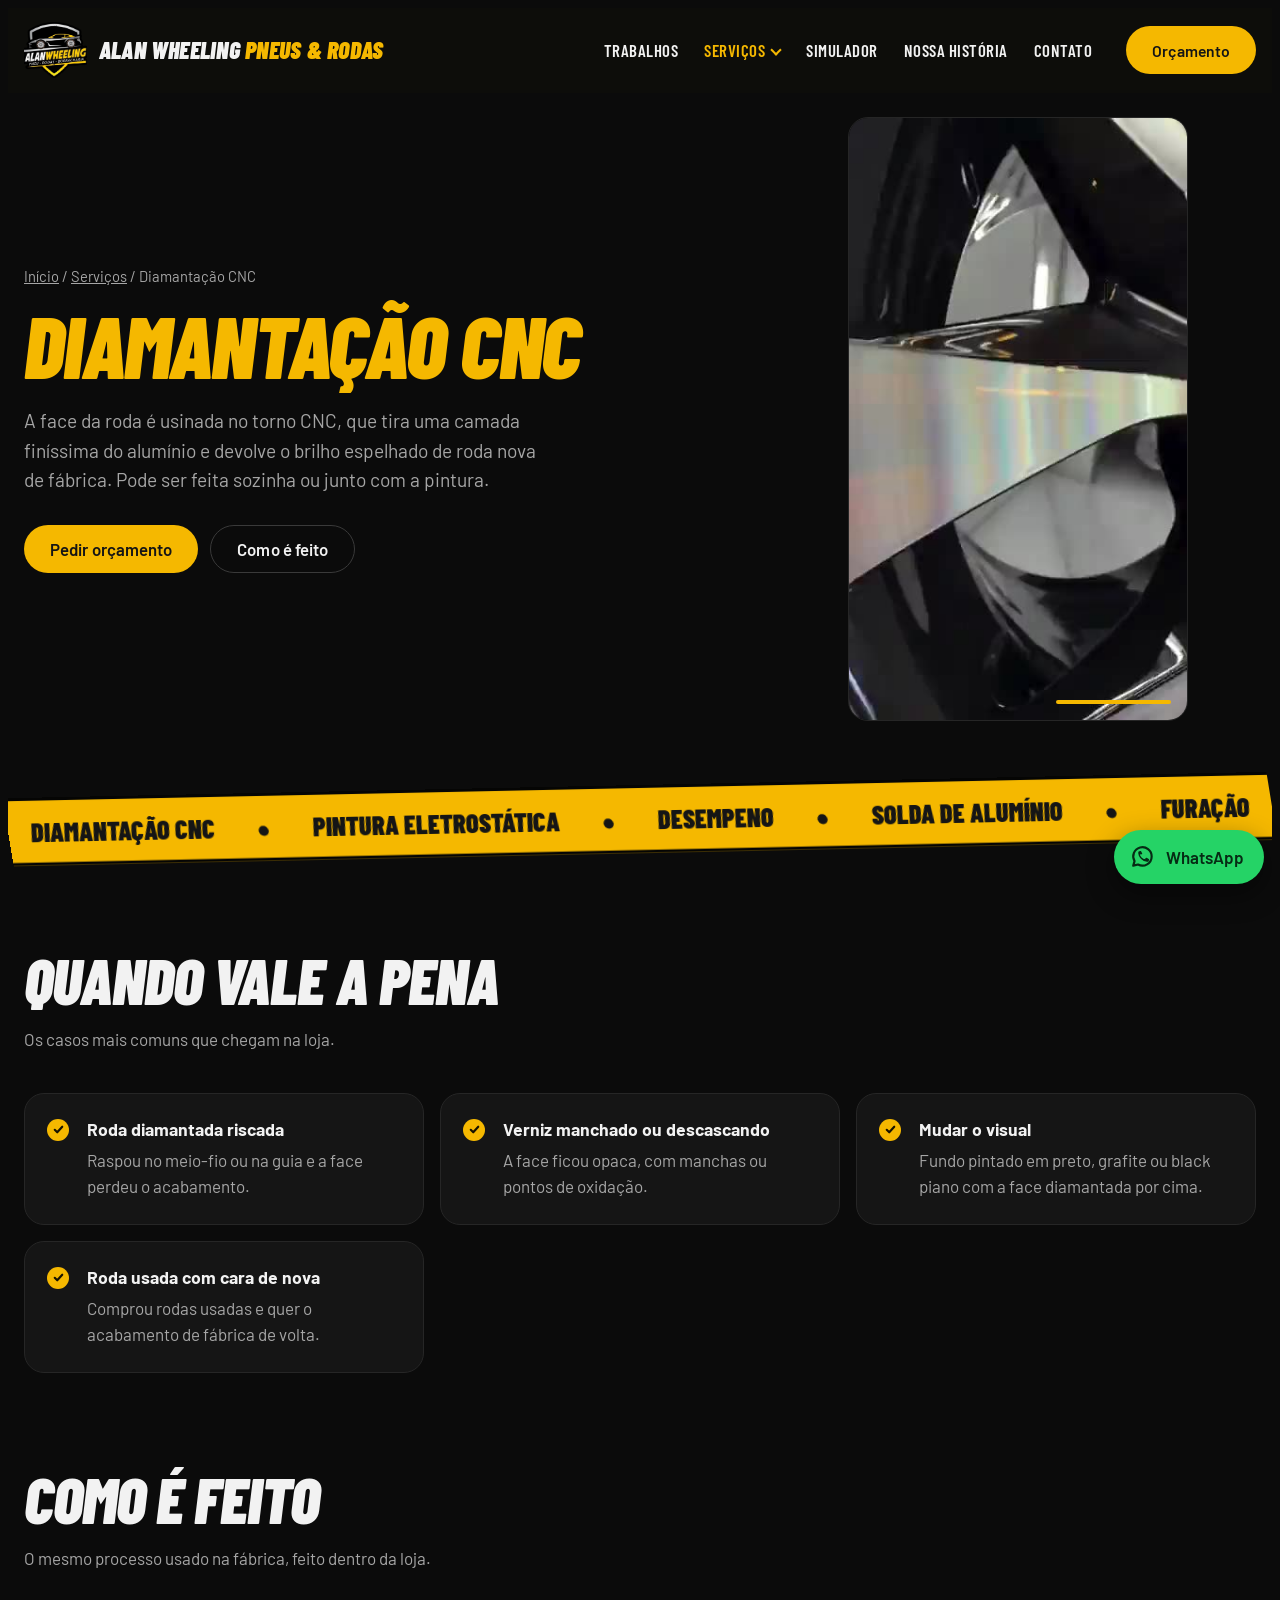
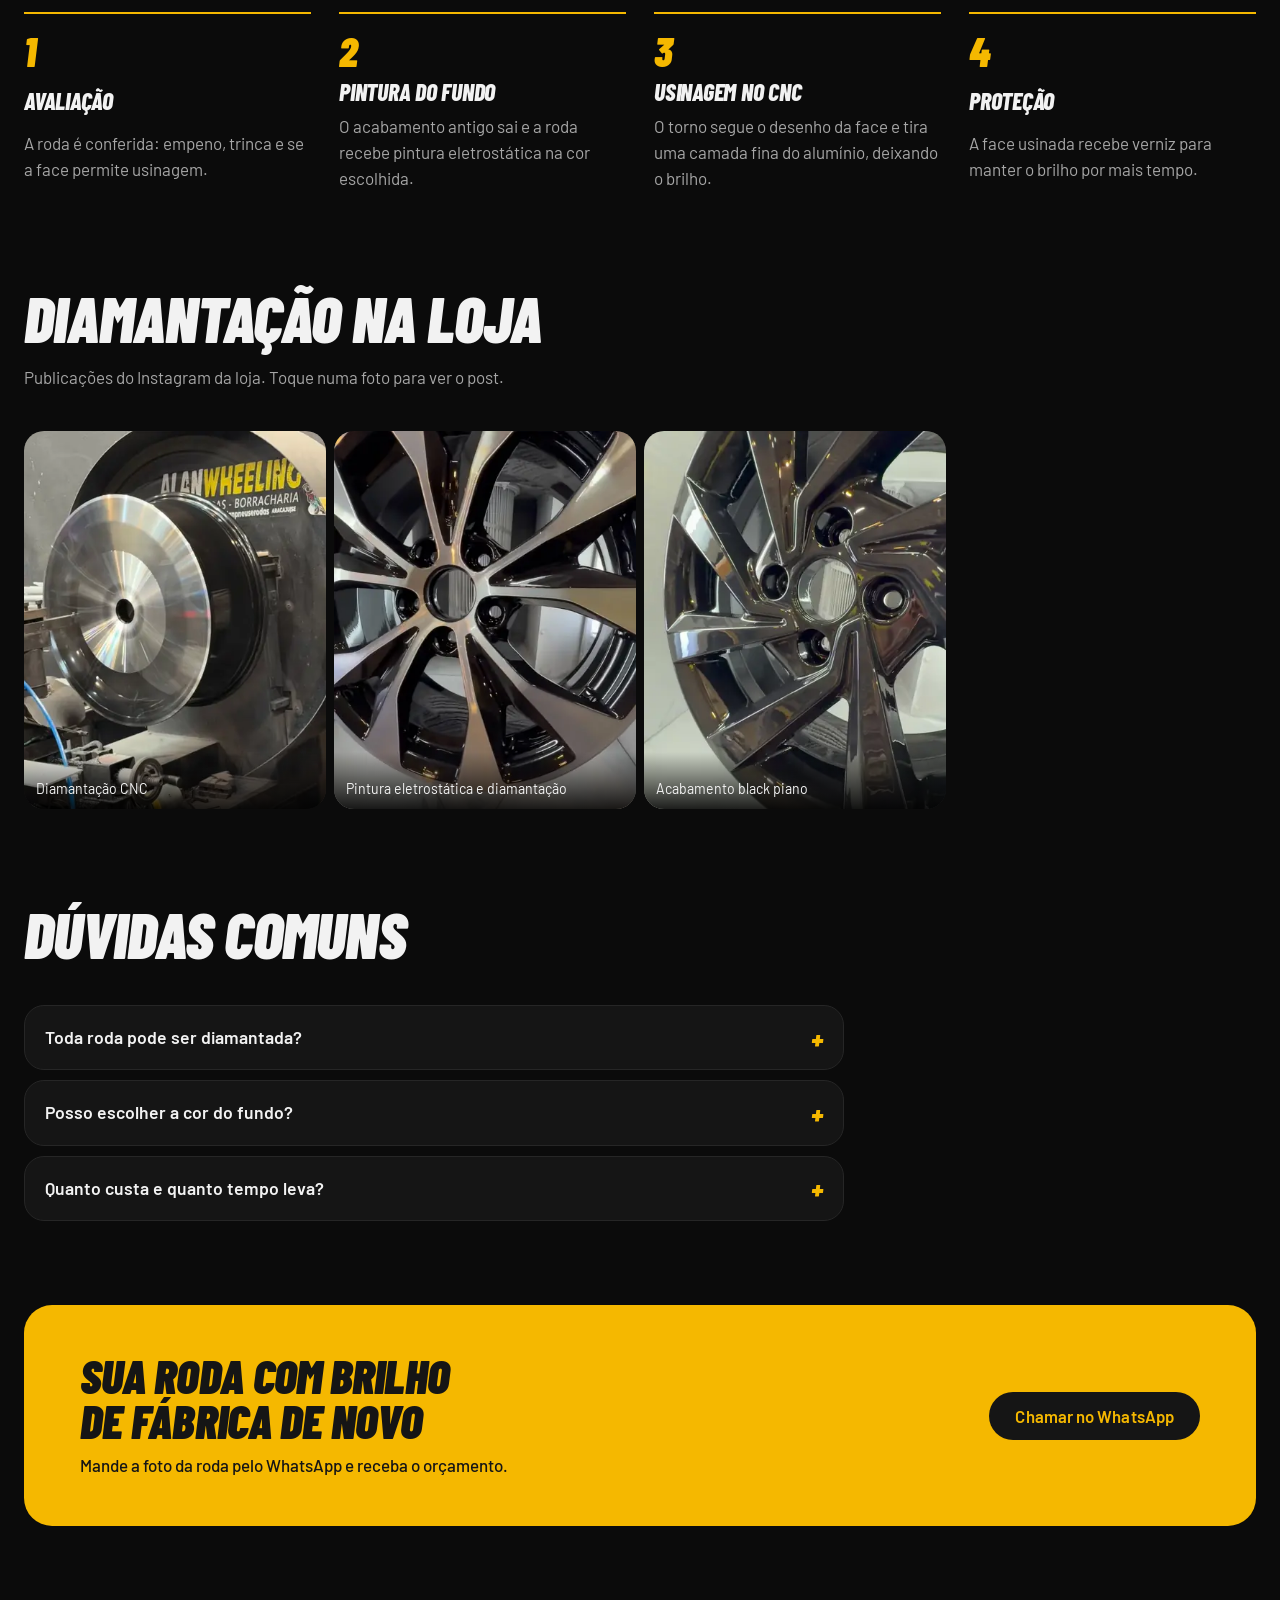
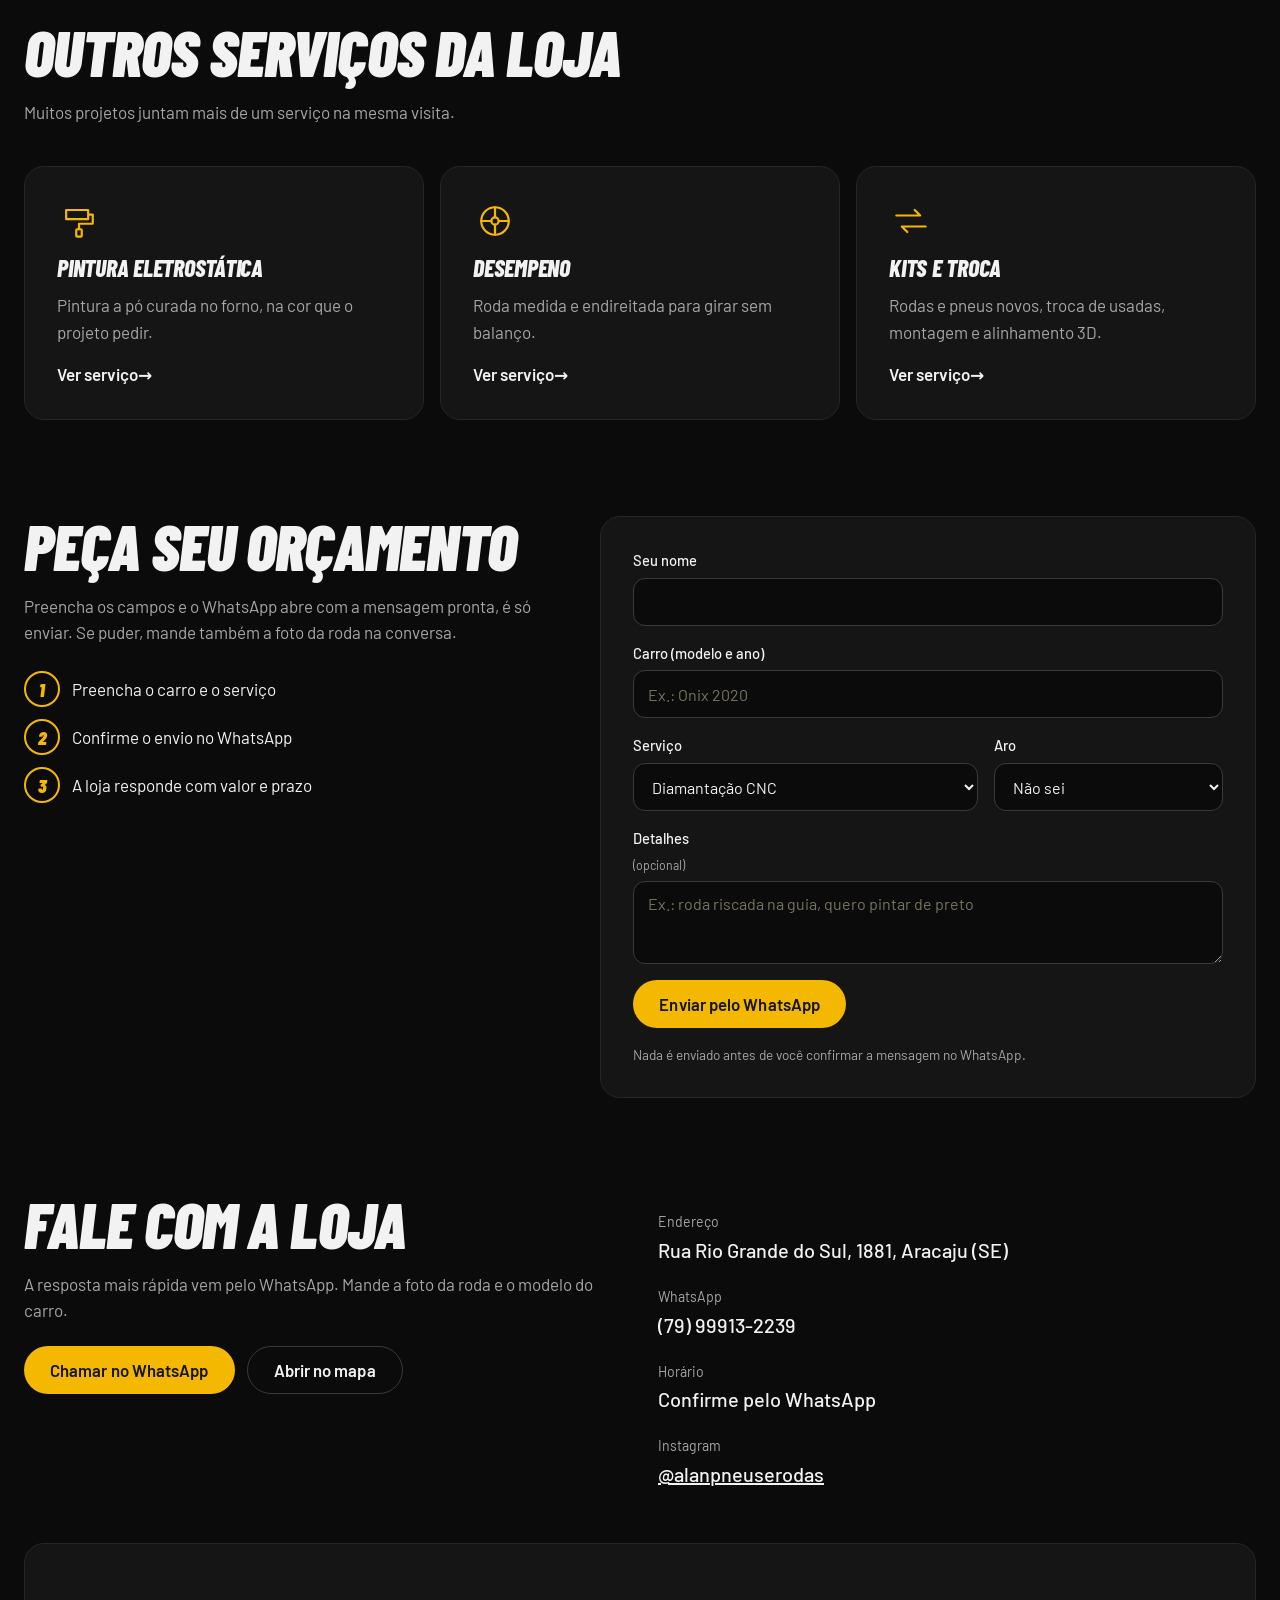
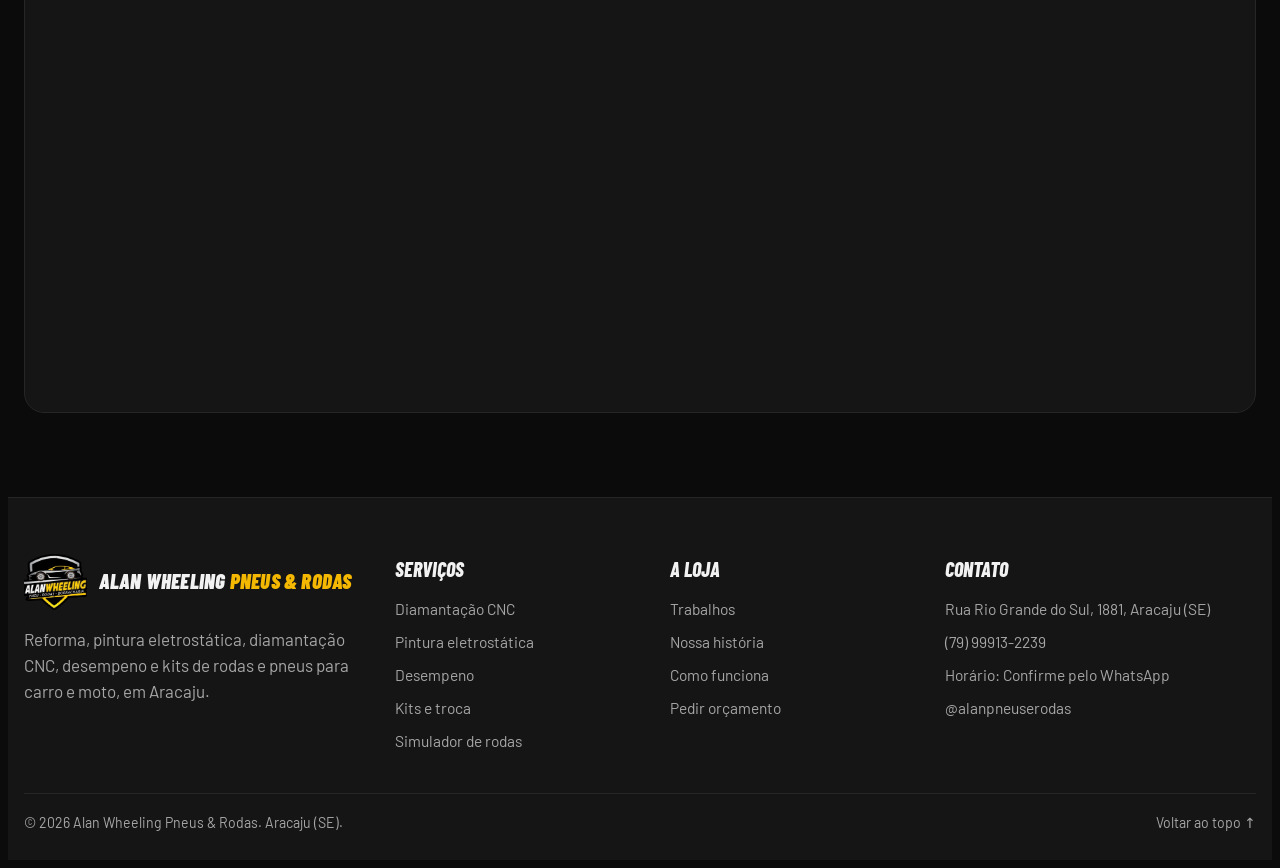
<file: diamantacao.html>
<!doctype html>
<html lang="pt-BR">
  <head>
    <meta charset="utf-8" />
    <meta name="viewport" content="width=device-width, initial-scale=1, viewport-fit=cover" />
    <title>Diamantação CNC em Aracaju | Alan Wheeling Pneus e Rodas</title>
    <meta name="description" content="Diamantação de rodas no torno CNC em Aracaju. A face da roda volta a ter o brilho espelhado de fábrica." />
    <meta name="theme-color" content="#0b0b0b" />
    <link rel="canonical" href="https://osmario2006.github.io/alanpneuserodas/diamantacao.html" />
    <link rel="icon" href="favicon.ico" sizes="any" />
    <link rel="icon" href="assets/img/icones/favicon.svg" type="image/svg+xml" />
    <link rel="apple-touch-icon" href="assets/img/icones/apple-touch-icon.png" />
    <link rel="manifest" href="site.webmanifest" />
    <meta property="og:type" content="website" />
    <meta property="og:locale" content="pt_BR" />
    <meta property="og:site_name" content="Alan Wheeling Pneus &amp; Rodas" />
    <meta property="og:title" content="Diamantação CNC em Aracaju | Alan Wheeling Pneus e Rodas" />
    <meta property="og:description" content="Diamantação de rodas no torno CNC em Aracaju. A face da roda volta a ter o brilho espelhado de fábrica." />
    <meta property="og:url" content="https://osmario2006.github.io/alanpneuserodas/diamantacao.html" />
    <meta property="og:image" content="https://osmario2006.github.io/alanpneuserodas/assets/img/og/diamantacao.jpg" />
    <meta property="og:image:width" content="1200" />
    <meta property="og:image:height" content="630" />
    <meta property="og:image:alt" content="Diamantação CNC na Alan Wheeling Pneus e Rodas" />
    <meta name="twitter:card" content="summary_large_image" />
    <link rel="preconnect" href="https://fonts.googleapis.com" />
    <link rel="preconnect" href="https://fonts.gstatic.com" crossorigin />
    <link
      href="https://fonts.googleapis.com/css2?family=Barlow+Condensed:ital,wght@0,600;1,800;1,900&family=Barlow:wght@400;500;600&display=swap"
      rel="stylesheet"
    />
    <link rel="stylesheet" href="css/style.css?v=3" />
    <link rel="stylesheet" href="css/motion.css?v=4" />
    <script type="application/ld+json">
    {
      "@context": "https://schema.org",
      "@graph": [
        {
          "@type": "AutoRepair",
          "@id": "https://osmario2006.github.io/alanpneuserodas/#loja",
          "name": "Alan Wheeling Pneus & Rodas",
          "url": "https://osmario2006.github.io/alanpneuserodas/",
          "logo": "https://osmario2006.github.io/alanpneuserodas/assets/img/icones/icone-512.png",
          "image": [
            "https://osmario2006.github.io/alanpneuserodas/assets/img/fachada.webp",
            "https://osmario2006.github.io/alanpneuserodas/assets/img/og/inicio.jpg"
          ],
          "telephone": "+55 79 99913-2239",
          "address": {
            "@type": "PostalAddress",
            "streetAddress": "Rua Rio Grande do Sul, 1881",
            "addressLocality": "Aracaju",
            "addressRegion": "SE",
            "addressCountry": "BR"
          },
          "areaServed": {
            "@type": "City",
            "name": "Aracaju"
          },
          "sameAs": [
            "https://www.instagram.com/alanpneuserodas/"
          ]
        },
        {
          "@type": "Service",
          "name": "Diamantação CNC",
          "description": "Diamantação de rodas no torno CNC em Aracaju. A face da roda volta a ter o brilho espelhado de fábrica.",
          "url": "https://osmario2006.github.io/alanpneuserodas/diamantacao.html",
          "provider": {
            "@id": "https://osmario2006.github.io/alanpneuserodas/#loja"
          },
          "areaServed": {
            "@type": "City",
            "name": "Aracaju"
          }
        },
        {
          "@type": "BreadcrumbList",
          "itemListElement": [
            {
              "@type": "ListItem",
              "position": 1,
              "name": "Início",
              "item": "https://osmario2006.github.io/alanpneuserodas/"
            },
            {
              "@type": "ListItem",
              "position": 2,
              "name": "Diamantação CNC",
              "item": "https://osmario2006.github.io/alanpneuserodas/diamantacao.html"
            }
          ]
        },
        {
          "@type": "FAQPage",
          "mainEntity": [
            {
              "@type": "Question",
              "name": "Toda roda pode ser diamantada?",
              "acceptedAnswer": {
                "@type": "Answer",
                "text": "Só rodas de liga leve com a face própria para usinagem. Pela foto a loja já dá uma ideia, e confirma quando vê a roda."
              }
            },
            {
              "@type": "Question",
              "name": "Posso escolher a cor do fundo?",
              "acceptedAnswer": {
                "@type": "Answer",
                "text": "Sim. A diamantação costuma ser feita junto com a pintura eletrostática, então o fundo pode ser preto, grafite, black piano ou outra cor."
              }
            },
            {
              "@type": "Question",
              "name": "Quanto custa e quanto tempo leva?",
              "acceptedAnswer": {
                "@type": "Answer",
                "text": "Depende do aro, da quantidade de rodas e do estado de cada uma. Mande a foto pelo WhatsApp e a loja informa valor e prazo."
              }
            }
          ]
        }
      ]
    }
    </script>
  </head>
  <body data-wa="Olá! Vim pelo site e queria um orçamento de diamantação.">
    <a class="skip" href="#conteudo">Pular para o conteúdo</a>
    <header class="top" id="topo">
      <div class="wrap top-in">
        <a class="brand" href="index.html" aria-label="Alan Wheeling Pneus e Rodas, página inicial">
          <img class="logo" src="assets/img/logo.webp" alt="" width="360" height="321" />
          <span class="mark">Alan Wheeling <span>Pneus &amp; Rodas</span></span>
        </a>
        <nav class="menu" id="menu" aria-label="Principal" hidden>
          <a href="index.html#trabalhos">Trabalhos</a>
          <div class="dd">
            <a href="index.html#servicos" class="dd-t ativo">Serviços</a>
            <div class="dd-l">
              <a href="diamantacao.html" aria-current="page">Diamantação CNC</a>
              <a href="pintura-eletrostatica.html">Pintura eletrostática</a>
              <a href="desempeno.html">Desempeno</a>
              <a href="kits-rodas-e-pneus.html">Kits e troca</a>
            </div>
          </div>
          <a href="kits-rodas-e-pneus.html#simulador">Simulador</a>
          <a href="index.html#historia">Nossa história</a>
          <a href="#contato">Contato</a>
        </nav>
        <a class="btn hbtn" href="#orcamento">Orçamento</a>
        <button class="menu-btn" id="menu-btn" type="button" aria-label="Abrir menu" aria-expanded="false" aria-controls="menu">
          <span></span><span></span><span></span>
        </button>
      </div>
    </header>

    <main id="conteudo">
      <div class="wrap">
        <div class="shero">
          <div>
            <nav class="crumb" aria-label="Você está em">
              <a href="index.html">Início</a> / <a href="index.html#servicos">Serviços</a> / Diamantação CNC
            </nav>
            <h1>Diamantação <span>CNC</span></h1>
            <p class="lead">A face da roda é usinada no torno CNC, que tira uma camada finíssima do alumínio e devolve o brilho espelhado de roda nova de fábrica. Pode ser feita sozinha ou junto com a pintura.</p>
            <div class="cbtns">
              <a class="btn" href="#orcamento">Pedir orçamento</a
              ><a class="btn ghost" href="#etapas">Como é feito</a>
            </div>
          </div>
          <div class="vid">
            <video
              data-auto
              muted
              loop
              playsinline
              preload="metadata"
              poster="assets/video/diamantacao-capa.jpg"
              aria-label="Torno CNC usinando a face de uma roda"
            >
              <source src="assets/video/diamantacao.mp4" type="video/mp4" />
            </video>
          </div>
        </div>
      </div>

      <div class="ticker" aria-hidden="true"><div id="tk"></div></div>

      <div class="wrap">
      <section id="quando">
        <div class="head">
          <h2>Quando vale a pena</h2>
          <p>Os casos mais comuns que chegam na loja.</p>
        </div>
        <ul class="checks">
          <li><b>Roda diamantada riscada</b><span>Raspou no meio-fio ou na guia e a face perdeu o acabamento.</span></li>
          <li><b>Verniz manchado ou descascando</b><span>A face ficou opaca, com manchas ou pontos de oxidação.</span></li>
          <li><b>Mudar o visual</b><span>Fundo pintado em preto, grafite ou black piano com a face diamantada por cima.</span></li>
          <li><b>Roda usada com cara de nova</b><span>Comprou rodas usadas e quer o acabamento de fábrica de volta.</span></li>
        </ul>
      </section>
      <section id="etapas">
        <div class="head">
          <h2>Como é feito</h2>
          <p>O mesmo processo usado na fábrica, feito dentro da loja.</p>
        </div>
        <ol class="steps">
          <li>
            <h3>Avaliação</h3>
            <p>A roda é conferida: empeno, trinca e se a face permite usinagem.</p>
          </li>
          <li>
            <h3>Pintura do fundo</h3>
            <p>O acabamento antigo sai e a roda recebe pintura eletrostática na cor escolhida.</p>
          </li>
          <li>
            <h3>Usinagem no CNC</h3>
            <p>O torno segue o desenho da face e tira uma camada fina do alumínio, deixando o brilho.</p>
          </li>
          <li>
            <h3>Proteção</h3>
            <p>A face usinada recebe verniz para manter o brilho por mais tempo.</p>
          </li>
        </ol>
      </section>
      <section id="fotos">
        <div class="head">
          <h2>Diamantação na loja</h2>
          <p>Publicações do Instagram da loja. Toque numa foto para ver o post.</p>
        </div>
        <div class="gal">
          <a href="https://www.instagram.com/p/DZVu4c3PyYO/" target="_blank" rel="noopener" aria-label="Diamantação CNC, ver no Instagram">
            <img alt="" loading="lazy" src="assets/img/processo/01-diamantacao-cnc.webp" /><span>Diamantação CNC</span>
          </a>
          <a href="https://www.instagram.com/p/DdCrDpTRrTn/" target="_blank" rel="noopener" aria-label="Pintura eletrostática e diamantação, ver no Instagram">
            <img alt="" loading="lazy" src="assets/img/processo/02-pintura-eletrostatica-e-diamantacao.webp" /><span>Pintura eletrostática e diamantação</span>
          </a>
          <a href="https://www.instagram.com/p/Db6uQJbx0h_/" target="_blank" rel="noopener" aria-label="Acabamento black piano, ver no Instagram">
            <img alt="" loading="lazy" src="assets/img/processo/05-acabamento-black-piano.webp" /><span>Acabamento black piano</span>
          </a>
        </div>
      </section>
      <section id="duvidas">
        <div class="head">
          <h2>Dúvidas comuns</h2>
        </div>
        <div class="faq">
          <details>
            <summary>Toda roda pode ser diamantada?</summary>
            <p>Só rodas de liga leve com a face própria para usinagem. Pela foto a loja já dá uma ideia, e confirma quando vê a roda.</p>
          </details>
          <details>
            <summary>Posso escolher a cor do fundo?</summary>
            <p>Sim. A diamantação costuma ser feita junto com a pintura eletrostática, então o fundo pode ser preto, grafite, black piano ou outra cor.</p>
          </details>
          <details>
            <summary>Quanto custa e quanto tempo leva?</summary>
            <p>Depende do aro, da quantidade de rodas e do estado de cada uma. Mande a foto pelo WhatsApp e a loja informa valor e prazo.</p>
          </details>
        </div>
      </section>

      <div class="cta">
        <div>
          <h2>Sua roda com brilho de fábrica de novo</h2>
          <p>Mande a foto da roda pelo WhatsApp e receba o orçamento.</p>
        </div>
        <a class="btn" data-wa="Olá! Vim pelo site e queria um orçamento de diamantação." href="#contato">Chamar no WhatsApp</a>
      </div>

      <section id="outros">
        <div class="head">
          <h2>Outros serviços da loja</h2>
          <p>Muitos projetos juntam mais de um serviço na mesma visita.</p>
        </div>
        <div class="svc outros">
          <a href="pintura-eletrostatica.html">
            <svg viewBox="0 0 48 48" aria-hidden="true"><path d="M10 12h24v10H10zM34 17h5v10H24v6" /><rect x="21" y="33" width="6" height="8" rx="1" /></svg>
            <h3>Pintura eletrostática</h3>
            <p>Pintura a pó curada no forno, na cor que o projeto pedir.</p>
            <span class="more">Ver serviço</span>
          </a>
          <a href="desempeno.html">
            <svg viewBox="0 0 48 48" aria-hidden="true"><circle cx="24" cy="24" r="15" /><circle cx="24" cy="24" r="4" /><path d="M24 9v11M24 28v11M9 24h11M28 24h11" /></svg>
            <h3>Desempeno</h3>
            <p>Roda medida e endireitada para girar sem balanço.</p>
            <span class="more">Ver serviço</span>
          </a>
          <a href="kits-rodas-e-pneus.html">
            <svg viewBox="0 0 48 48" aria-hidden="true"><path d="M8 18h26l-6-6M40 30H14l6 6" /></svg>
            <h3>Kits e troca</h3>
            <p>Rodas e pneus novos, troca de usadas, montagem e alinhamento 3D.</p>
            <span class="more">Ver serviço</span>
          </a>
        </div>
      </section>

      <section id="orcamento" class="orc">
        <div class="head" style="margin: 0">
          <h2>Peça seu orçamento</h2>
          <p>
            Preencha os campos e o WhatsApp abre com a mensagem pronta, é só enviar. Se puder, mande
            também a foto da roda na conversa.
          </p>
          <ol class="orc-passos">
            <li>Preencha o carro e o serviço</li>
            <li>Confirme o envio no WhatsApp</li>
            <li>A loja responde com valor e prazo</li>
          </ol>
        </div>
        <form class="form" id="form-orc">
          <label>
            Seu nome
            <input name="nome" autocomplete="name" required />
          </label>
          <label>
            Carro (modelo e ano)
            <input name="carro" required placeholder="Ex.: Onix 2020" />
          </label>
          <div class="f2">
            <label>
              Serviço
              <select name="servico" required>
              <option selected>Diamantação CNC</option>
              <option>Pintura eletrostática</option>
              <option>Desempeno</option>
              <option>Kit de rodas e pneus</option>
              <option>Outro / ainda não sei</option>
              </select>
            </label>
            <label>
              Aro
              <select name="aro">
              <option value="">Não sei</option>
              <option value="13">Aro 13</option>
              <option value="14">Aro 14</option>
              <option value="15">Aro 15</option>
              <option value="16">Aro 16</option>
              <option value="17">Aro 17</option>
              <option value="18">Aro 18</option>
              <option value="19">Aro 19</option>
              <option value="20">Aro 20</option>
              <option value="21">Aro 21</option>
              <option value="22">Aro 22</option>
              </select>
            </label>
          </div>
          <label>
            Detalhes <small>(opcional)</small>
            <textarea name="obs" rows="3" placeholder="Ex.: roda riscada na guia, quero pintar de preto"></textarea>
          </label>
          <button class="btn" type="submit">Enviar pelo WhatsApp</button>
          <p class="form-nota">Nada é enviado antes de você confirmar a mensagem no WhatsApp.</p>
        </form>
      </section>

      <section id="contato" class="contact">
        <div class="head" style="margin: 0">
          <h2>Fale com a loja</h2>
          <p>A resposta mais rápida vem pelo WhatsApp. Mande a foto da roda e o modelo do carro.</p>
          <div class="cbtns">
            <a class="btn" data-wa="Olá! Vim pelo site e queria um orçamento de diamantação." href="#contato">Chamar no WhatsApp</a
            ><a class="btn ghost" id="mapa" target="_blank" rel="noopener" href="https://www.google.com/maps/search/?api=1&amp;query=Rua%20Rio%20Grande%20do%20Sul%2C%201881%2C%20Aracaju%20%28SE%29"
              >Abrir no mapa</a
            >
          </div>
        </div>
        <dl class="facts">
          <div>
            <dt>Endereço</dt>
            <dd data-loja="endereco">Rua Rio Grande do Sul, 1881, Aracaju (SE)</dd>
          </div>
          <div>
            <dt>WhatsApp</dt>
            <dd data-loja="whatsTexto">(79) 99913-2239</dd>
          </div>
          <div>
            <dt>Horário</dt>
            <dd data-loja="horario">Confirme pelo WhatsApp</dd>
          </div>
          <div>
            <dt>Instagram</dt>
            <dd>
              <a href="https://www.instagram.com/alanpneuserodas/" target="_blank" rel="noopener"
                >@alanpneuserodas</a
              >
            </dd>
          </div>
        </dl>
        <div class="mapa">
          <iframe
            title="Mapa com a localização da loja"
            loading="lazy"
            referrerpolicy="no-referrer-when-downgrade"
            src="https://www.google.com/maps?q=Rua%20Rio%20Grande%20do%20Sul%2C%201881%2C%20Aracaju%20%28SE%29&amp;output=embed"
          ></iframe>
        </div>
      </section>
      </div>
    </main>

    <footer class="rodape">
      <div class="wrap rod-in">
        <div class="rod-marca">
          <a class="brand" href="index.html" aria-label="Alan Wheeling Pneus e Rodas, página inicial">
            <img class="logo" src="assets/img/logo.webp" alt="" width="360" height="321" loading="lazy" />
            <span class="mark">Alan Wheeling <span>Pneus &amp; Rodas</span></span>
          </a>
          <p>
            Reforma, pintura eletrostática, diamantação CNC, desempeno e kits de rodas e pneus para
            carro e moto, em Aracaju.
          </p>
        </div>
        <nav aria-label="Serviços">
          <p class="rod-t">Serviços</p>
          <ul>
            <li><a href="diamantacao.html">Diamantação CNC</a></li>
            <li><a href="pintura-eletrostatica.html">Pintura eletrostática</a></li>
            <li><a href="desempeno.html">Desempeno</a></li>
            <li><a href="kits-rodas-e-pneus.html">Kits e troca</a></li>
            <li><a href="kits-rodas-e-pneus.html#simulador">Simulador de rodas</a></li>
          </ul>
        </nav>
        <nav aria-label="A loja">
          <p class="rod-t">A loja</p>
          <ul>
            <li><a href="index.html#trabalhos">Trabalhos</a></li>
            <li><a href="index.html#historia">Nossa história</a></li>
            <li><a href="index.html#como">Como funciona</a></li>
            <li><a href="#orcamento">Pedir orçamento</a></li>
          </ul>
        </nav>
        <div>
          <p class="rod-t">Contato</p>
          <ul>
            <li data-loja="endereco">Rua Rio Grande do Sul, 1881, Aracaju (SE)</li>
            <li><a data-wa="Olá! Vim pelo site e queria um orçamento." href="#contato" data-loja="whatsTexto">(79) 99913-2239</a></li>
            <li>Horário: <span data-loja="horario">Confirme pelo WhatsApp</span></li>
            <li><a href="https://www.instagram.com/alanpneuserodas/" target="_blank" rel="noopener">@alanpneuserodas</a></li>
          </ul>
        </div>
      </div>
      <div class="wrap rod-base">
        <span>© <span data-ano>2026</span> Alan Wheeling Pneus &amp; Rodas. Aracaju (SE).</span>
        <a href="#topo">Voltar ao topo ↑</a>
      </div>
    </footer>

    <script src="js/dados.js"></script>
    <script src="js/comum.js"></script>
    <script src="js/motion.js?v=4"></script>
  </body>
</html>
</file>
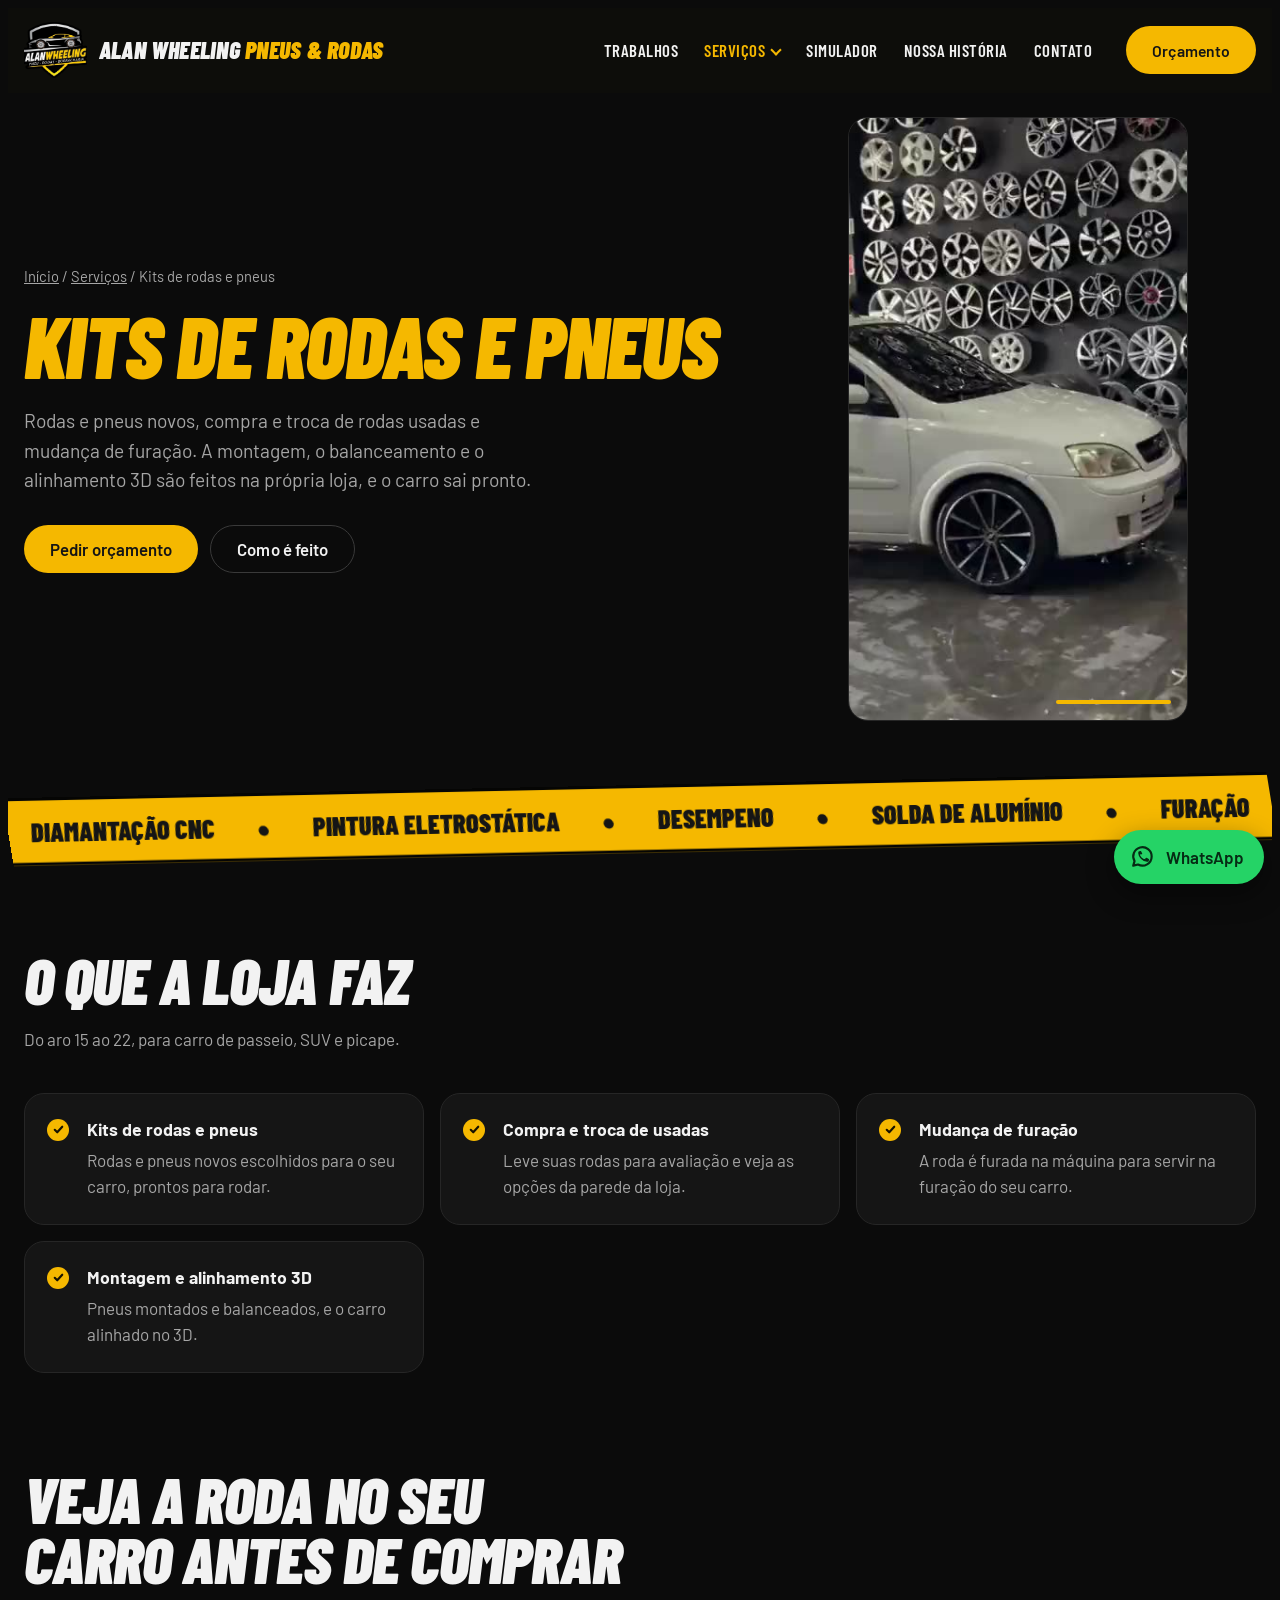
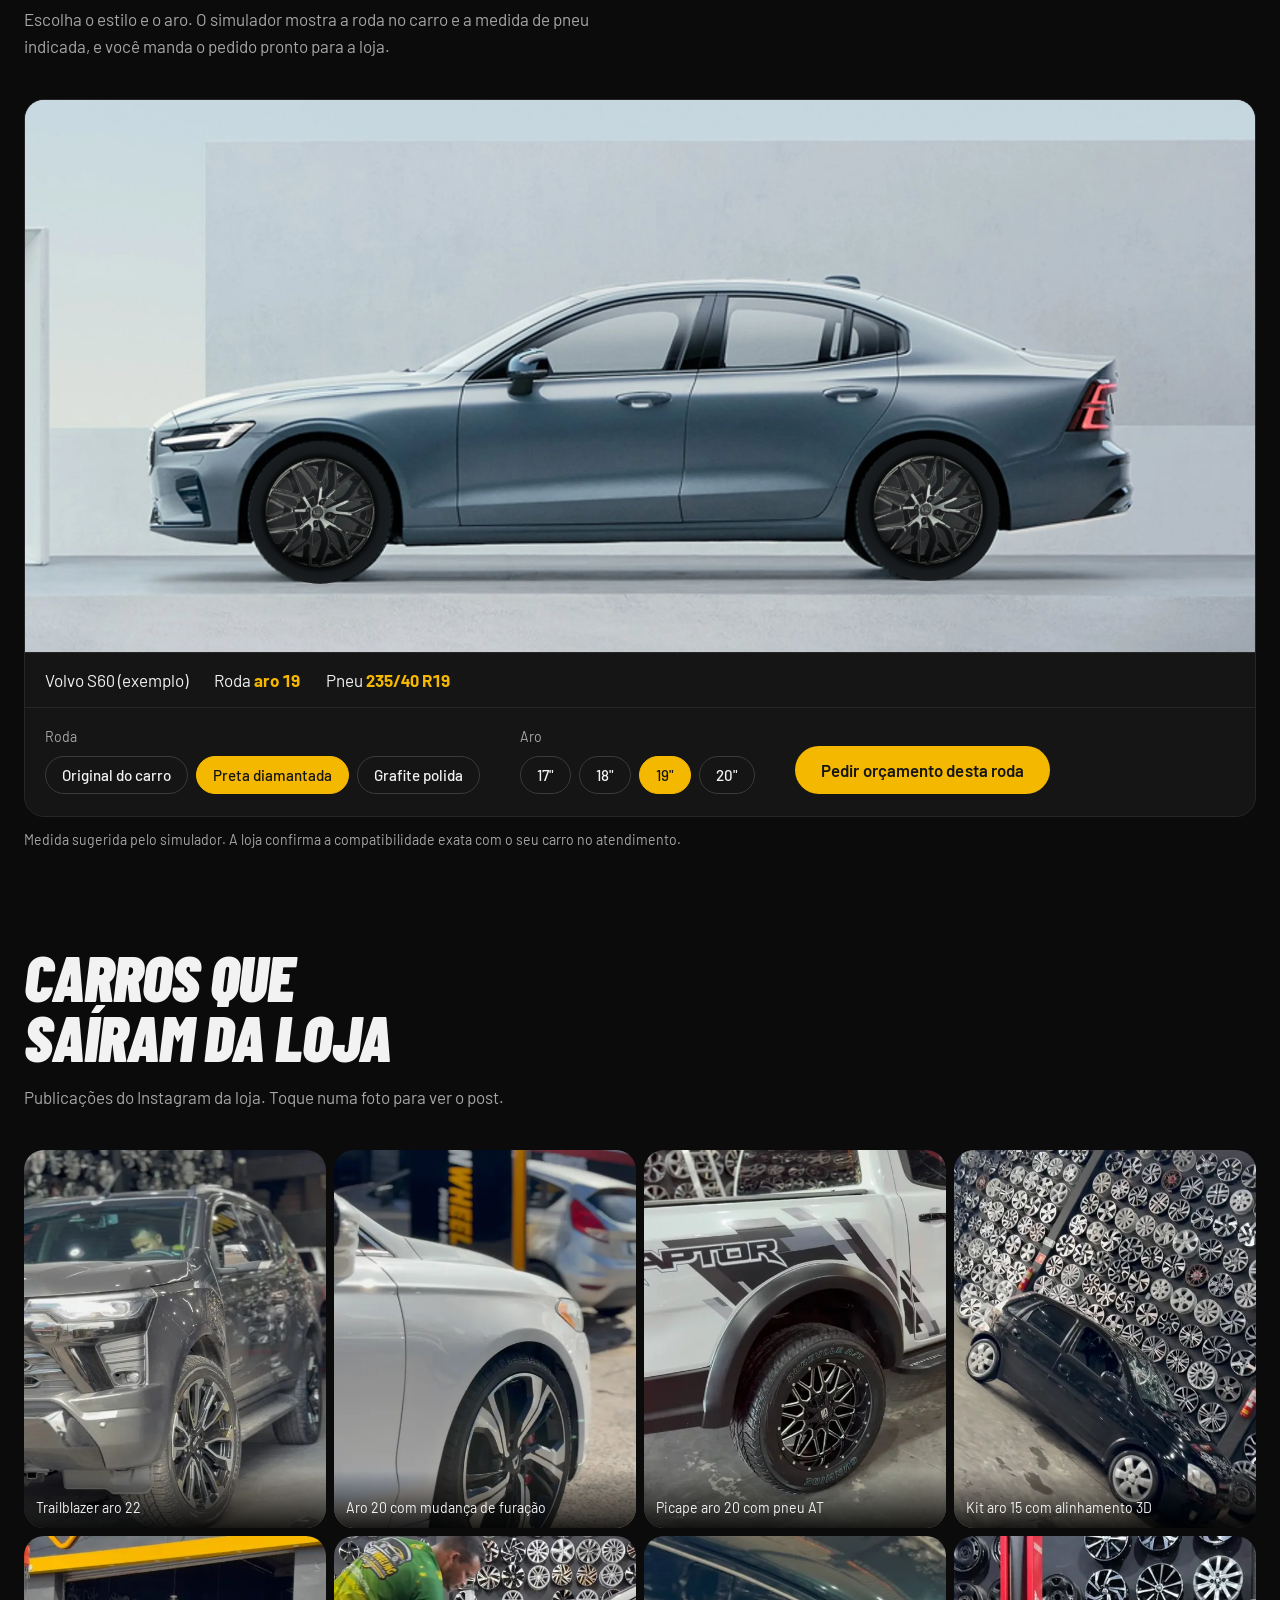
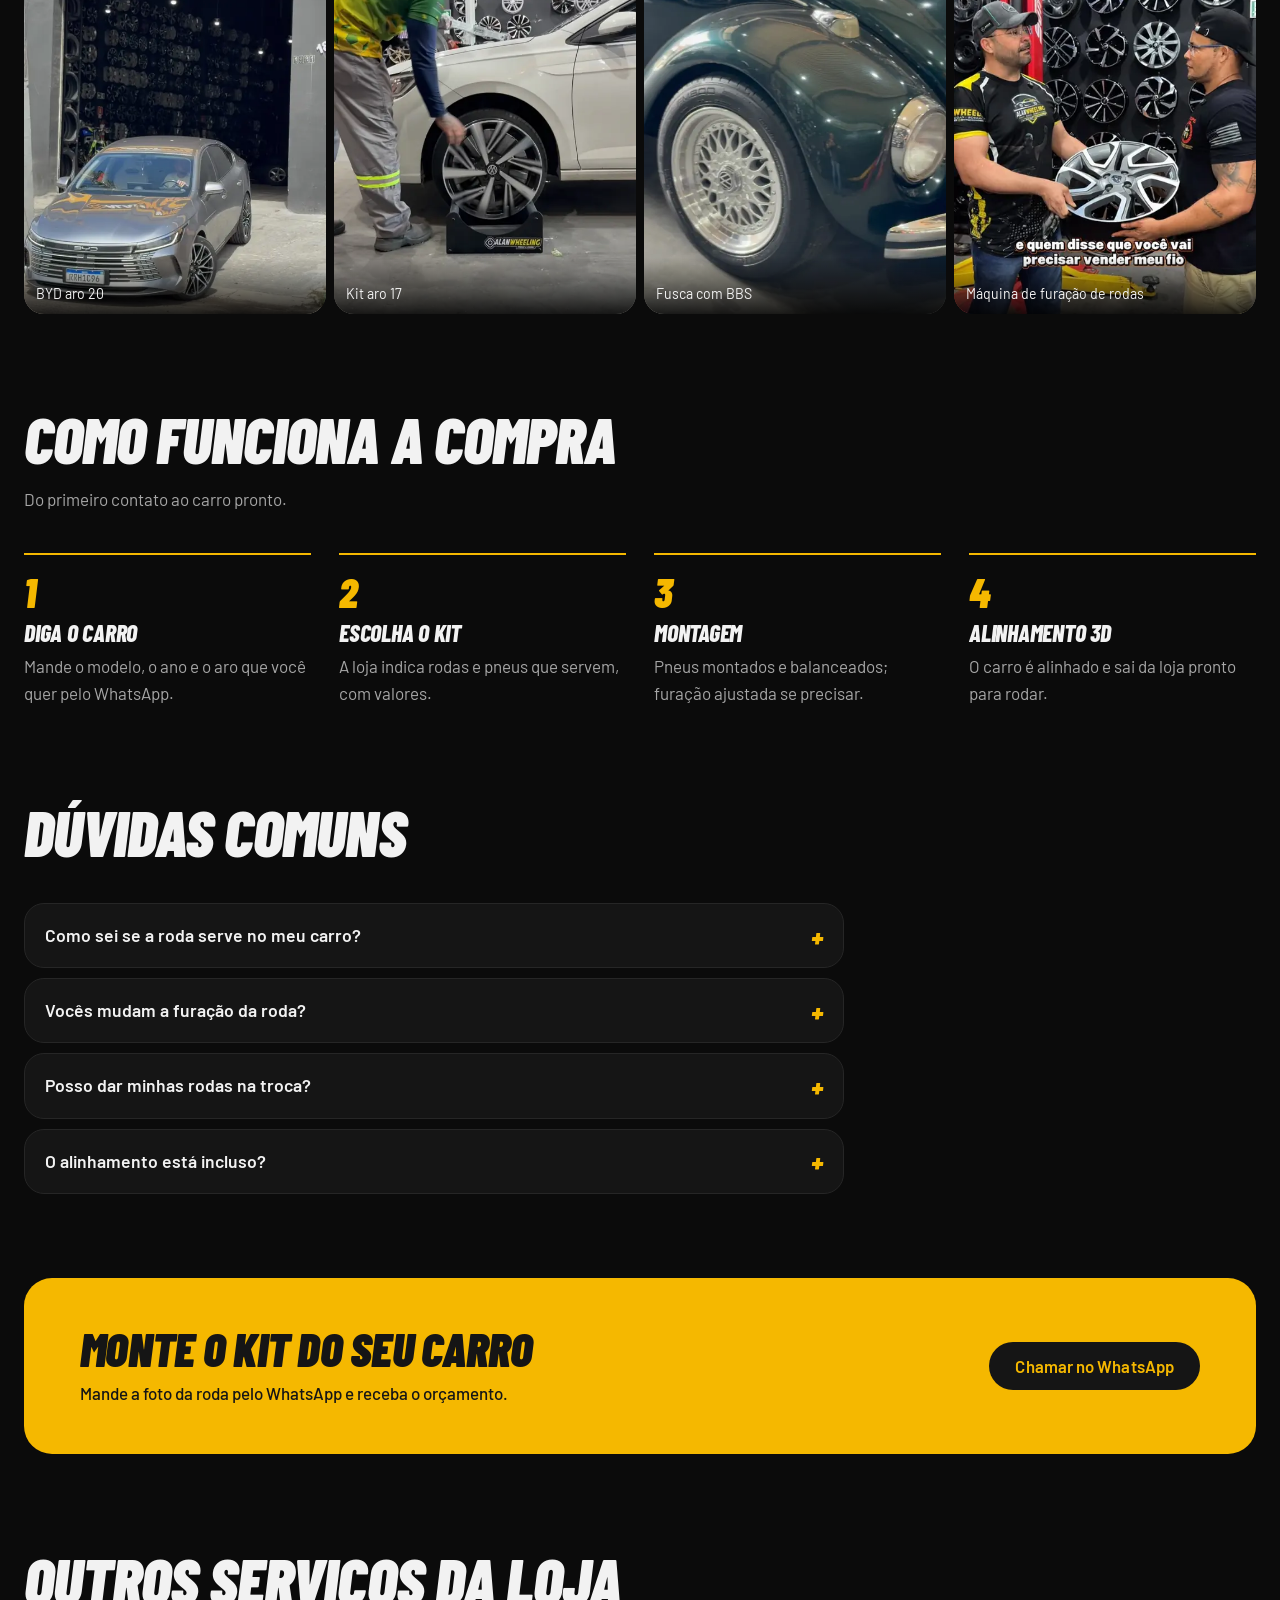
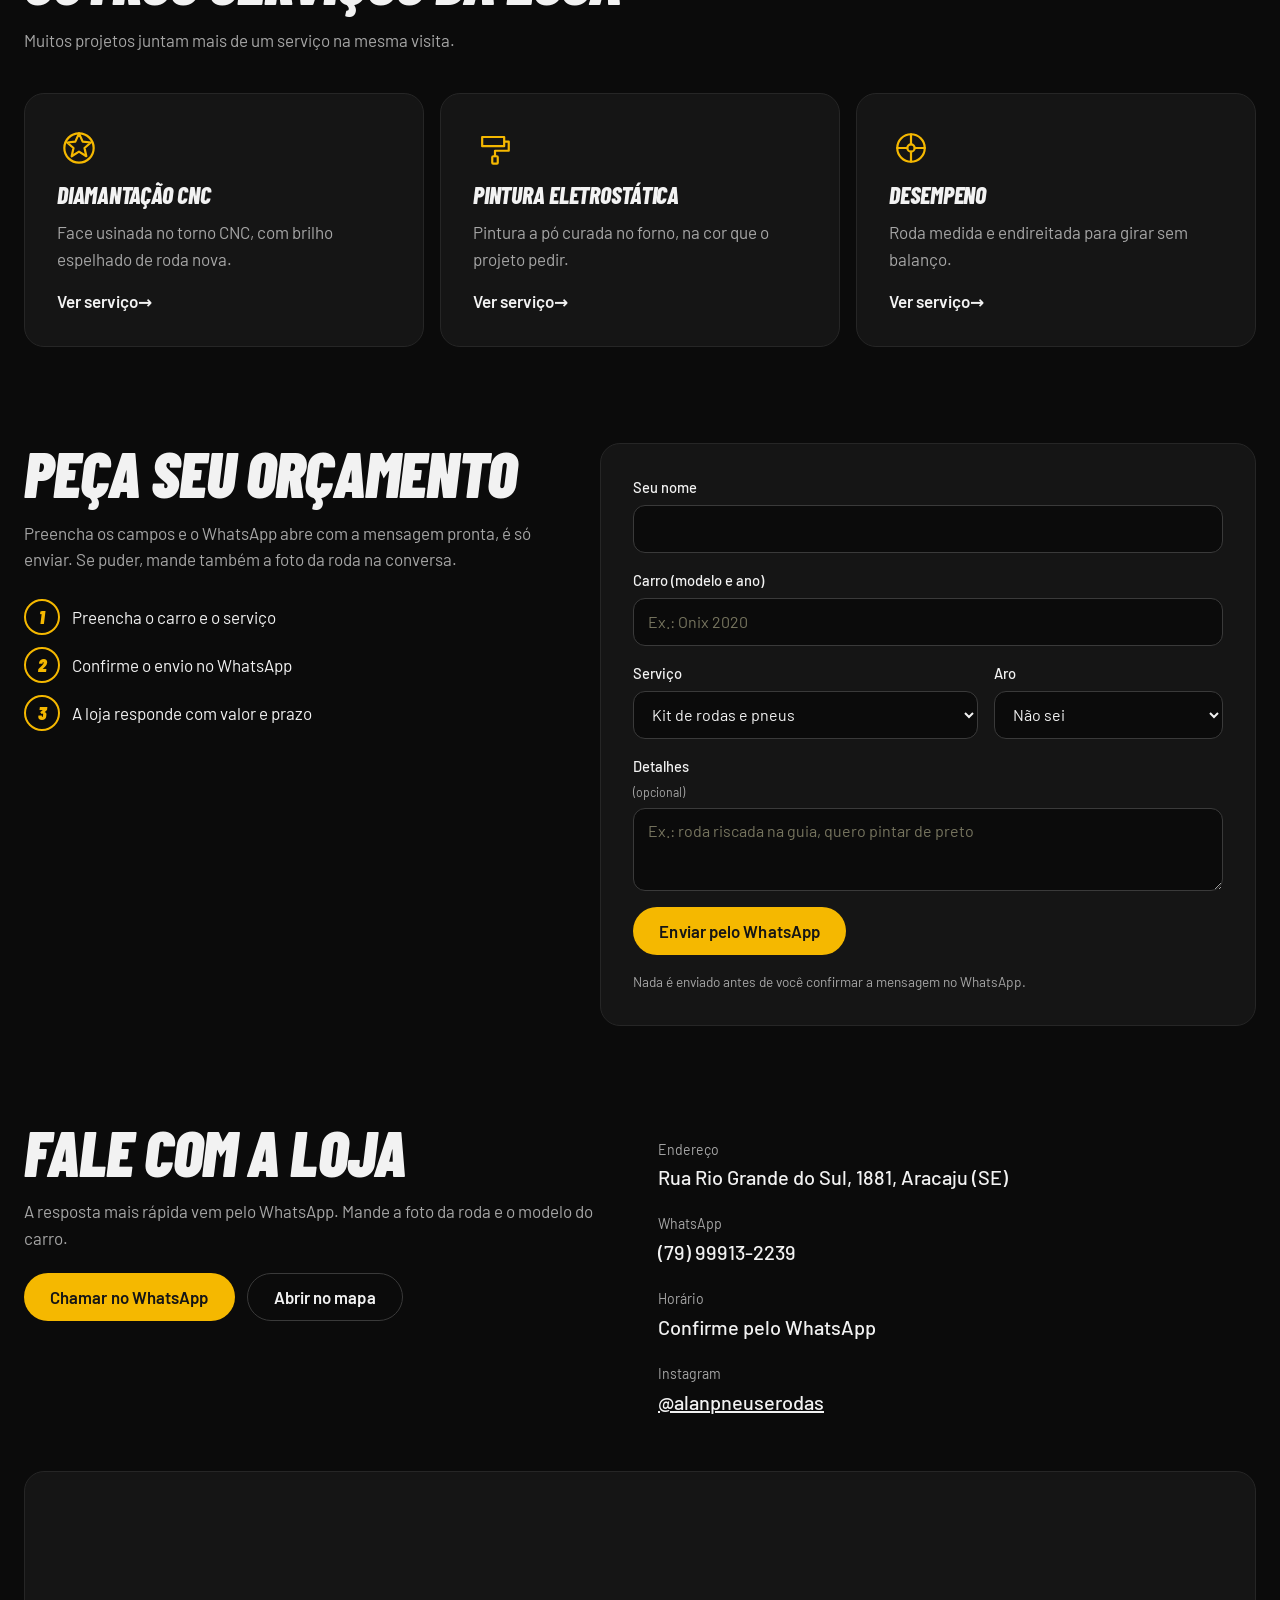
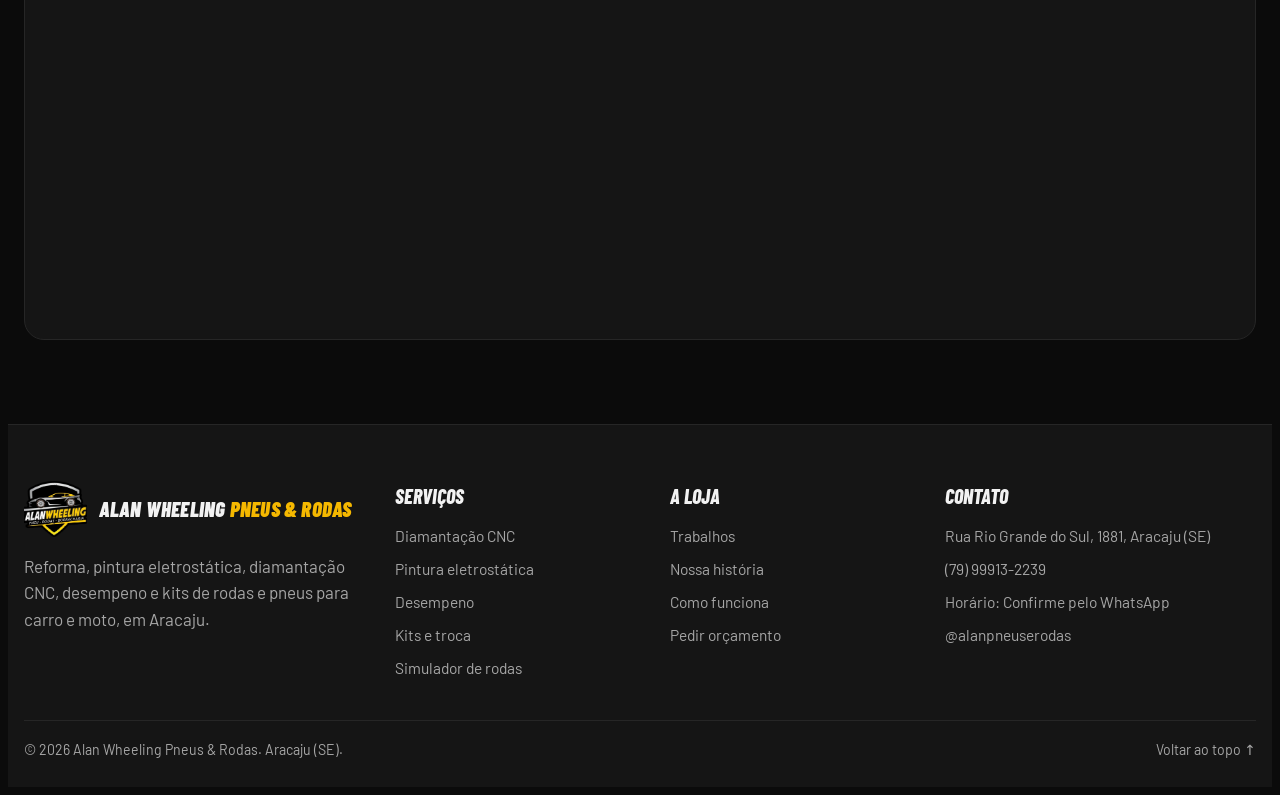
<file: kits-rodas-e-pneus.html>
<!doctype html>
<html lang="pt-BR">
  <head>
    <meta charset="utf-8" />
    <meta name="viewport" content="width=device-width, initial-scale=1, viewport-fit=cover" />
    <title>Kits de rodas e pneus em Aracaju | Alan Wheeling Pneus e Rodas</title>
    <meta name="description" content="Kits de rodas e pneus em Aracaju: rodas novas e usadas, troca, mudança de furação, montagem, balanceamento e alinhamento 3D." />
    <meta name="theme-color" content="#0b0b0b" />
    <link rel="canonical" href="https://osmario2006.github.io/alanpneuserodas/kits-rodas-e-pneus.html" />
    <link rel="icon" href="favicon.ico" sizes="any" />
    <link rel="icon" href="assets/img/icones/favicon.svg" type="image/svg+xml" />
    <link rel="apple-touch-icon" href="assets/img/icones/apple-touch-icon.png" />
    <link rel="manifest" href="site.webmanifest" />
    <meta property="og:type" content="website" />
    <meta property="og:locale" content="pt_BR" />
    <meta property="og:site_name" content="Alan Wheeling Pneus &amp; Rodas" />
    <meta property="og:title" content="Kits de rodas e pneus em Aracaju | Alan Wheeling Pneus e Rodas" />
    <meta property="og:description" content="Kits de rodas e pneus em Aracaju: rodas novas e usadas, troca, mudança de furação, montagem, balanceamento e alinhamento 3D." />
    <meta property="og:url" content="https://osmario2006.github.io/alanpneuserodas/kits-rodas-e-pneus.html" />
    <meta property="og:image" content="https://osmario2006.github.io/alanpneuserodas/assets/img/og/kits-rodas-e-pneus.jpg" />
    <meta property="og:image:width" content="1200" />
    <meta property="og:image:height" content="630" />
    <meta property="og:image:alt" content="Kits de rodas e pneus na Alan Wheeling Pneus e Rodas" />
    <meta name="twitter:card" content="summary_large_image" />
    <link rel="preconnect" href="https://fonts.googleapis.com" />
    <link rel="preconnect" href="https://fonts.gstatic.com" crossorigin />
    <link
      href="https://fonts.googleapis.com/css2?family=Barlow+Condensed:ital,wght@0,600;1,800;1,900&family=Barlow:wght@400;500;600&display=swap"
      rel="stylesheet"
    />
    <link rel="stylesheet" href="css/style.css?v=3" />
    <link rel="stylesheet" href="css/motion.css?v=4" />
    <script type="application/ld+json">
    {
      "@context": "https://schema.org",
      "@graph": [
        {
          "@type": "AutoRepair",
          "@id": "https://osmario2006.github.io/alanpneuserodas/#loja",
          "name": "Alan Wheeling Pneus & Rodas",
          "url": "https://osmario2006.github.io/alanpneuserodas/",
          "logo": "https://osmario2006.github.io/alanpneuserodas/assets/img/icones/icone-512.png",
          "image": [
            "https://osmario2006.github.io/alanpneuserodas/assets/img/fachada.webp",
            "https://osmario2006.github.io/alanpneuserodas/assets/img/og/inicio.jpg"
          ],
          "telephone": "+55 79 99913-2239",
          "address": {
            "@type": "PostalAddress",
            "streetAddress": "Rua Rio Grande do Sul, 1881",
            "addressLocality": "Aracaju",
            "addressRegion": "SE",
            "addressCountry": "BR"
          },
          "areaServed": {
            "@type": "City",
            "name": "Aracaju"
          },
          "sameAs": [
            "https://www.instagram.com/alanpneuserodas/"
          ]
        },
        {
          "@type": "Service",
          "name": "Kits de rodas e pneus",
          "description": "Kits de rodas e pneus em Aracaju: rodas novas e usadas, troca, mudança de furação, montagem, balanceamento e alinhamento 3D.",
          "url": "https://osmario2006.github.io/alanpneuserodas/kits-rodas-e-pneus.html",
          "provider": {
            "@id": "https://osmario2006.github.io/alanpneuserodas/#loja"
          },
          "areaServed": {
            "@type": "City",
            "name": "Aracaju"
          }
        },
        {
          "@type": "BreadcrumbList",
          "itemListElement": [
            {
              "@type": "ListItem",
              "position": 1,
              "name": "Início",
              "item": "https://osmario2006.github.io/alanpneuserodas/"
            },
            {
              "@type": "ListItem",
              "position": 2,
              "name": "Kits de rodas e pneus",
              "item": "https://osmario2006.github.io/alanpneuserodas/kits-rodas-e-pneus.html"
            }
          ]
        },
        {
          "@type": "FAQPage",
          "mainEntity": [
            {
              "@type": "Question",
              "name": "Como sei se a roda serve no meu carro?",
              "acceptedAnswer": {
                "@type": "Answer",
                "text": "A loja confere furação, medida e a altura do pneu pelo modelo do carro. O simulador dá uma ideia, mas a confirmação é sempre no atendimento."
              }
            },
            {
              "@type": "Question",
              "name": "Vocês mudam a furação da roda?",
              "acceptedAnswer": {
                "@type": "Answer",
                "text": "Sim. A loja tem máquina de furação de rodas e adapta a roda para a furação do seu carro."
              }
            },
            {
              "@type": "Question",
              "name": "Posso dar minhas rodas na troca?",
              "acceptedAnswer": {
                "@type": "Answer",
                "text": "A loja compra e troca rodas usadas. Leve as suas ou mande a foto para avaliação."
              }
            },
            {
              "@type": "Question",
              "name": "O alinhamento está incluso?",
              "acceptedAnswer": {
                "@type": "Answer",
                "text": "A montagem, o balanceamento e o alinhamento 3D são feitos na loja. Pergunte no orçamento o que entra no valor do kit."
              }
            }
          ]
        }
      ]
    }
    </script>
  </head>
  <body data-wa="Olá! Vim pelo site e queria um orçamento de kit de rodas e pneus.">
    <a class="skip" href="#conteudo">Pular para o conteúdo</a>
    <header class="top" id="topo">
      <div class="wrap top-in">
        <a class="brand" href="index.html" aria-label="Alan Wheeling Pneus e Rodas, página inicial">
          <img class="logo" src="assets/img/logo.webp" alt="" width="360" height="321" />
          <span class="mark">Alan Wheeling <span>Pneus &amp; Rodas</span></span>
        </a>
        <nav class="menu" id="menu" aria-label="Principal" hidden>
          <a href="index.html#trabalhos">Trabalhos</a>
          <div class="dd">
            <a href="index.html#servicos" class="dd-t ativo">Serviços</a>
            <div class="dd-l">
              <a href="diamantacao.html">Diamantação CNC</a>
              <a href="pintura-eletrostatica.html">Pintura eletrostática</a>
              <a href="desempeno.html">Desempeno</a>
              <a href="kits-rodas-e-pneus.html" aria-current="page">Kits e troca</a>
            </div>
          </div>
          <a href="kits-rodas-e-pneus.html#simulador">Simulador</a>
          <a href="index.html#historia">Nossa história</a>
          <a href="#contato">Contato</a>
        </nav>
        <a class="btn hbtn" href="#orcamento">Orçamento</a>
        <button class="menu-btn" id="menu-btn" type="button" aria-label="Abrir menu" aria-expanded="false" aria-controls="menu">
          <span></span><span></span><span></span>
        </button>
      </div>
    </header>

    <main id="conteudo">
      <div class="wrap">
        <div class="shero">
          <div>
            <nav class="crumb" aria-label="Você está em">
              <a href="index.html">Início</a> / <a href="index.html#servicos">Serviços</a> / Kits de rodas e pneus
            </nav>
            <h1>Kits de rodas <span>e pneus</span></h1>
            <p class="lead">Rodas e pneus novos, compra e troca de rodas usadas e mudança de furação. A montagem, o balanceamento e o alinhamento 3D são feitos na própria loja, e o carro sai pronto.</p>
            <div class="cbtns">
              <a class="btn" href="#orcamento">Pedir orçamento</a
              ><a class="btn ghost" href="#etapas">Como é feito</a>
            </div>
          </div>
          <div class="vid">
            <video
              data-auto
              muted
              loop
              playsinline
              preload="metadata"
              poster="assets/video/transformacao-capa.jpg"
              aria-label="Carro saindo da loja com rodas novas, em frente à parede de rodas"
            >
              <source src="assets/video/transformacao.mp4" type="video/mp4" />
            </video>
          </div>
        </div>
      </div>

      <div class="ticker" aria-hidden="true"><div id="tk"></div></div>

      <div class="wrap">
      <section id="quando">
        <div class="head">
          <h2>O que a loja faz</h2>
          <p>Do aro 15 ao 22, para carro de passeio, SUV e picape.</p>
        </div>
        <ul class="checks">
          <li><b>Kits de rodas e pneus</b><span>Rodas e pneus novos escolhidos para o seu carro, prontos para rodar.</span></li>
          <li><b>Compra e troca de usadas</b><span>Leve suas rodas para avaliação e veja as opções da parede da loja.</span></li>
          <li><b>Mudança de furação</b><span>A roda é furada na máquina para servir na furação do seu carro.</span></li>
          <li><b>Montagem e alinhamento 3D</b><span>Pneus montados e balanceados, e o carro alinhado no 3D.</span></li>
        </ul>
      </section>
      <section id="simulador">
        <div class="head">
          <h2>Veja a roda no seu carro antes de comprar</h2>
          <p>
            Escolha o estilo e o aro. O simulador mostra a roda no carro e a medida de pneu
            indicada, e você manda o pedido pronto para a loja.
          </p>
        </div>
        <div class="sim">
          <canvas
            id="cv"
            width="2000"
            height="897"
            role="img"
            aria-label="Volvo S60 com a roda escolhida"
          ></canvas>
          <div class="spec">
            <span>Volvo S60 (exemplo)</span><span id="s1"></span><span id="s2"></span>
          </div>
          <div class="ctl">
            <div>
              <span class="t">Roda</span>
              <div class="chips" id="estilos"></div>
            </div>
            <div>
              <span class="t">Aro</span>
              <div class="chips" id="aros"></div>
            </div>
            <a class="btn" id="wa-sim" data-wa="" target="_blank" rel="noopener" href="#contato">Pedir orçamento desta roda</a>
          </div>
        </div>
        <p class="note">
          Medida sugerida pelo simulador. A loja confirma a compatibilidade exata com o seu carro no
          atendimento.
        </p>
      </section>
      <section id="fotos">
        <div class="head">
          <h2>Carros que saíram da loja</h2>
          <p>Publicações do Instagram da loja. Toque numa foto para ver o post.</p>
        </div>
        <div class="gal">
          <a href="https://www.instagram.com/p/Dc4YLYFzhCE/" target="_blank" rel="noopener" aria-label="Trailblazer aro 22, ver no Instagram">
            <img alt="" loading="lazy" src="assets/img/trabalhos/02-trailblazer-aro-22.webp" /><span>Trailblazer aro 22</span>
          </a>
          <a href="https://www.instagram.com/p/Dd4xSDOxZG9/" target="_blank" rel="noopener" aria-label="Aro 20 com mudança de furação, ver no Instagram">
            <img alt="" loading="lazy" src="assets/img/trabalhos/01-rodas-aro-20.webp" /><span>Aro 20 com mudança de furação</span>
          </a>
          <a href="https://www.instagram.com/p/DbHOK9yB37u/" target="_blank" rel="noopener" aria-label="Picape aro 20 com pneu AT, ver no Instagram">
            <img alt="" loading="lazy" src="assets/img/trabalhos/16-picape-aro-20.webp" /><span>Picape aro 20 com pneu AT</span>
          </a>
          <a href="https://www.instagram.com/p/DdMt5AWztVx/" target="_blank" rel="noopener" aria-label="Kit aro 15 com alinhamento 3D, ver no Instagram">
            <img alt="" loading="lazy" src="assets/img/trabalhos/07-kit-aro-15.webp" /><span>Kit aro 15 com alinhamento 3D</span>
          </a>
          <a href="https://www.instagram.com/p/DbCBVh9xrCY/" target="_blank" rel="noopener" aria-label="BYD aro 20, ver no Instagram">
            <img alt="" loading="lazy" src="assets/img/trabalhos/04-byd-aro-20.webp" /><span>BYD aro 20</span>
          </a>
          <a href="https://www.instagram.com/p/DcPOUOlR5JF/" target="_blank" rel="noopener" aria-label="Kit aro 17, ver no Instagram">
            <img alt="" loading="lazy" src="assets/img/trabalhos/11-kit-aro-17.webp" /><span>Kit aro 17</span>
          </a>
          <a href="https://www.instagram.com/p/Db4BOseB0SS/" target="_blank" rel="noopener" aria-label="Fusca com BBS, ver no Instagram">
            <img alt="" loading="lazy" src="assets/img/trabalhos/05-fusca-com-bbs.webp" /><span>Fusca com BBS</span>
          </a>
          <a href="https://www.instagram.com/p/DbJrxqyRvMV/" target="_blank" rel="noopener" aria-label="Máquina de furação de rodas, ver no Instagram">
            <img alt="" loading="lazy" src="assets/img/processo/06-maquina-de-furacao-de-rodas.webp" /><span>Máquina de furação de rodas</span>
          </a>
        </div>
      </section>
      <section id="etapas">
        <div class="head">
          <h2>Como funciona a compra</h2>
          <p>Do primeiro contato ao carro pronto.</p>
        </div>
        <ol class="steps">
          <li>
            <h3>Diga o carro</h3>
            <p>Mande o modelo, o ano e o aro que você quer pelo WhatsApp.</p>
          </li>
          <li>
            <h3>Escolha o kit</h3>
            <p>A loja indica rodas e pneus que servem, com valores.</p>
          </li>
          <li>
            <h3>Montagem</h3>
            <p>Pneus montados e balanceados; furação ajustada se precisar.</p>
          </li>
          <li>
            <h3>Alinhamento 3D</h3>
            <p>O carro é alinhado e sai da loja pronto para rodar.</p>
          </li>
        </ol>
      </section>
      <section id="duvidas">
        <div class="head">
          <h2>Dúvidas comuns</h2>
        </div>
        <div class="faq">
          <details>
            <summary>Como sei se a roda serve no meu carro?</summary>
            <p>A loja confere furação, medida e a altura do pneu pelo modelo do carro. O simulador dá uma ideia, mas a confirmação é sempre no atendimento.</p>
          </details>
          <details>
            <summary>Vocês mudam a furação da roda?</summary>
            <p>Sim. A loja tem máquina de furação de rodas e adapta a roda para a furação do seu carro.</p>
          </details>
          <details>
            <summary>Posso dar minhas rodas na troca?</summary>
            <p>A loja compra e troca rodas usadas. Leve as suas ou mande a foto para avaliação.</p>
          </details>
          <details>
            <summary>O alinhamento está incluso?</summary>
            <p>A montagem, o balanceamento e o alinhamento 3D são feitos na loja. Pergunte no orçamento o que entra no valor do kit.</p>
          </details>
        </div>
      </section>

      <div class="cta">
        <div>
          <h2>Monte o kit do seu carro</h2>
          <p>Mande a foto da roda pelo WhatsApp e receba o orçamento.</p>
        </div>
        <a class="btn" data-wa="Olá! Vim pelo site e queria um orçamento de kit de rodas e pneus." href="#contato">Chamar no WhatsApp</a>
      </div>

      <section id="outros">
        <div class="head">
          <h2>Outros serviços da loja</h2>
          <p>Muitos projetos juntam mais de um serviço na mesma visita.</p>
        </div>
        <div class="svc outros">
          <a href="diamantacao.html">
            <svg viewBox="0 0 48 48" aria-hidden="true"><circle cx="24" cy="24" r="16" /><path d="M24 8l4 9 9 1-7 6 2 9-8-5-8 5 2-9-7-6 9-1z" /></svg>
            <h3>Diamantação CNC</h3>
            <p>Face usinada no torno CNC, com brilho espelhado de roda nova.</p>
            <span class="more">Ver serviço</span>
          </a>
          <a href="pintura-eletrostatica.html">
            <svg viewBox="0 0 48 48" aria-hidden="true"><path d="M10 12h24v10H10zM34 17h5v10H24v6" /><rect x="21" y="33" width="6" height="8" rx="1" /></svg>
            <h3>Pintura eletrostática</h3>
            <p>Pintura a pó curada no forno, na cor que o projeto pedir.</p>
            <span class="more">Ver serviço</span>
          </a>
          <a href="desempeno.html">
            <svg viewBox="0 0 48 48" aria-hidden="true"><circle cx="24" cy="24" r="15" /><circle cx="24" cy="24" r="4" /><path d="M24 9v11M24 28v11M9 24h11M28 24h11" /></svg>
            <h3>Desempeno</h3>
            <p>Roda medida e endireitada para girar sem balanço.</p>
            <span class="more">Ver serviço</span>
          </a>
        </div>
      </section>

      <section id="orcamento" class="orc">
        <div class="head" style="margin: 0">
          <h2>Peça seu orçamento</h2>
          <p>
            Preencha os campos e o WhatsApp abre com a mensagem pronta, é só enviar. Se puder, mande
            também a foto da roda na conversa.
          </p>
          <ol class="orc-passos">
            <li>Preencha o carro e o serviço</li>
            <li>Confirme o envio no WhatsApp</li>
            <li>A loja responde com valor e prazo</li>
          </ol>
        </div>
        <form class="form" id="form-orc">
          <label>
            Seu nome
            <input name="nome" autocomplete="name" required />
          </label>
          <label>
            Carro (modelo e ano)
            <input name="carro" required placeholder="Ex.: Onix 2020" />
          </label>
          <div class="f2">
            <label>
              Serviço
              <select name="servico" required>
              <option>Diamantação CNC</option>
              <option>Pintura eletrostática</option>
              <option>Desempeno</option>
              <option selected>Kit de rodas e pneus</option>
              <option>Outro / ainda não sei</option>
              </select>
            </label>
            <label>
              Aro
              <select name="aro">
              <option value="">Não sei</option>
              <option value="13">Aro 13</option>
              <option value="14">Aro 14</option>
              <option value="15">Aro 15</option>
              <option value="16">Aro 16</option>
              <option value="17">Aro 17</option>
              <option value="18">Aro 18</option>
              <option value="19">Aro 19</option>
              <option value="20">Aro 20</option>
              <option value="21">Aro 21</option>
              <option value="22">Aro 22</option>
              </select>
            </label>
          </div>
          <label>
            Detalhes <small>(opcional)</small>
            <textarea name="obs" rows="3" placeholder="Ex.: roda riscada na guia, quero pintar de preto"></textarea>
          </label>
          <button class="btn" type="submit">Enviar pelo WhatsApp</button>
          <p class="form-nota">Nada é enviado antes de você confirmar a mensagem no WhatsApp.</p>
        </form>
      </section>

      <section id="contato" class="contact">
        <div class="head" style="margin: 0">
          <h2>Fale com a loja</h2>
          <p>A resposta mais rápida vem pelo WhatsApp. Mande a foto da roda e o modelo do carro.</p>
          <div class="cbtns">
            <a class="btn" data-wa="Olá! Vim pelo site e queria um orçamento de kit de rodas e pneus." href="#contato">Chamar no WhatsApp</a
            ><a class="btn ghost" id="mapa" target="_blank" rel="noopener" href="https://www.google.com/maps/search/?api=1&amp;query=Rua%20Rio%20Grande%20do%20Sul%2C%201881%2C%20Aracaju%20%28SE%29"
              >Abrir no mapa</a
            >
          </div>
        </div>
        <dl class="facts">
          <div>
            <dt>Endereço</dt>
            <dd data-loja="endereco">Rua Rio Grande do Sul, 1881, Aracaju (SE)</dd>
          </div>
          <div>
            <dt>WhatsApp</dt>
            <dd data-loja="whatsTexto">(79) 99913-2239</dd>
          </div>
          <div>
            <dt>Horário</dt>
            <dd data-loja="horario">Confirme pelo WhatsApp</dd>
          </div>
          <div>
            <dt>Instagram</dt>
            <dd>
              <a href="https://www.instagram.com/alanpneuserodas/" target="_blank" rel="noopener"
                >@alanpneuserodas</a
              >
            </dd>
          </div>
        </dl>
        <div class="mapa">
          <iframe
            title="Mapa com a localização da loja"
            loading="lazy"
            referrerpolicy="no-referrer-when-downgrade"
            src="https://www.google.com/maps?q=Rua%20Rio%20Grande%20do%20Sul%2C%201881%2C%20Aracaju%20%28SE%29&amp;output=embed"
          ></iframe>
        </div>
      </section>
      </div>
    </main>

    <footer class="rodape">
      <div class="wrap rod-in">
        <div class="rod-marca">
          <a class="brand" href="index.html" aria-label="Alan Wheeling Pneus e Rodas, página inicial">
            <img class="logo" src="assets/img/logo.webp" alt="" width="360" height="321" loading="lazy" />
            <span class="mark">Alan Wheeling <span>Pneus &amp; Rodas</span></span>
          </a>
          <p>
            Reforma, pintura eletrostática, diamantação CNC, desempeno e kits de rodas e pneus para
            carro e moto, em Aracaju.
          </p>
        </div>
        <nav aria-label="Serviços">
          <p class="rod-t">Serviços</p>
          <ul>
            <li><a href="diamantacao.html">Diamantação CNC</a></li>
            <li><a href="pintura-eletrostatica.html">Pintura eletrostática</a></li>
            <li><a href="desempeno.html">Desempeno</a></li>
            <li><a href="kits-rodas-e-pneus.html">Kits e troca</a></li>
            <li><a href="kits-rodas-e-pneus.html#simulador">Simulador de rodas</a></li>
          </ul>
        </nav>
        <nav aria-label="A loja">
          <p class="rod-t">A loja</p>
          <ul>
            <li><a href="index.html#trabalhos">Trabalhos</a></li>
            <li><a href="index.html#historia">Nossa história</a></li>
            <li><a href="index.html#como">Como funciona</a></li>
            <li><a href="#orcamento">Pedir orçamento</a></li>
          </ul>
        </nav>
        <div>
          <p class="rod-t">Contato</p>
          <ul>
            <li data-loja="endereco">Rua Rio Grande do Sul, 1881, Aracaju (SE)</li>
            <li><a data-wa="Olá! Vim pelo site e queria um orçamento." href="#contato" data-loja="whatsTexto">(79) 99913-2239</a></li>
            <li>Horário: <span data-loja="horario">Confirme pelo WhatsApp</span></li>
            <li><a href="https://www.instagram.com/alanpneuserodas/" target="_blank" rel="noopener">@alanpneuserodas</a></li>
          </ul>
        </div>
      </div>
      <div class="wrap rod-base">
        <span>© <span data-ano>2026</span> Alan Wheeling Pneus &amp; Rodas. Aracaju (SE).</span>
        <a href="#topo">Voltar ao topo ↑</a>
      </div>
    </footer>

    <script src="js/dados.js"></script>
    <script src="js/comum.js"></script>
    <script src="js/simulador.js"></script>
    <script src="js/motion.js?v=4"></script>
  </body>
</html>
</file>
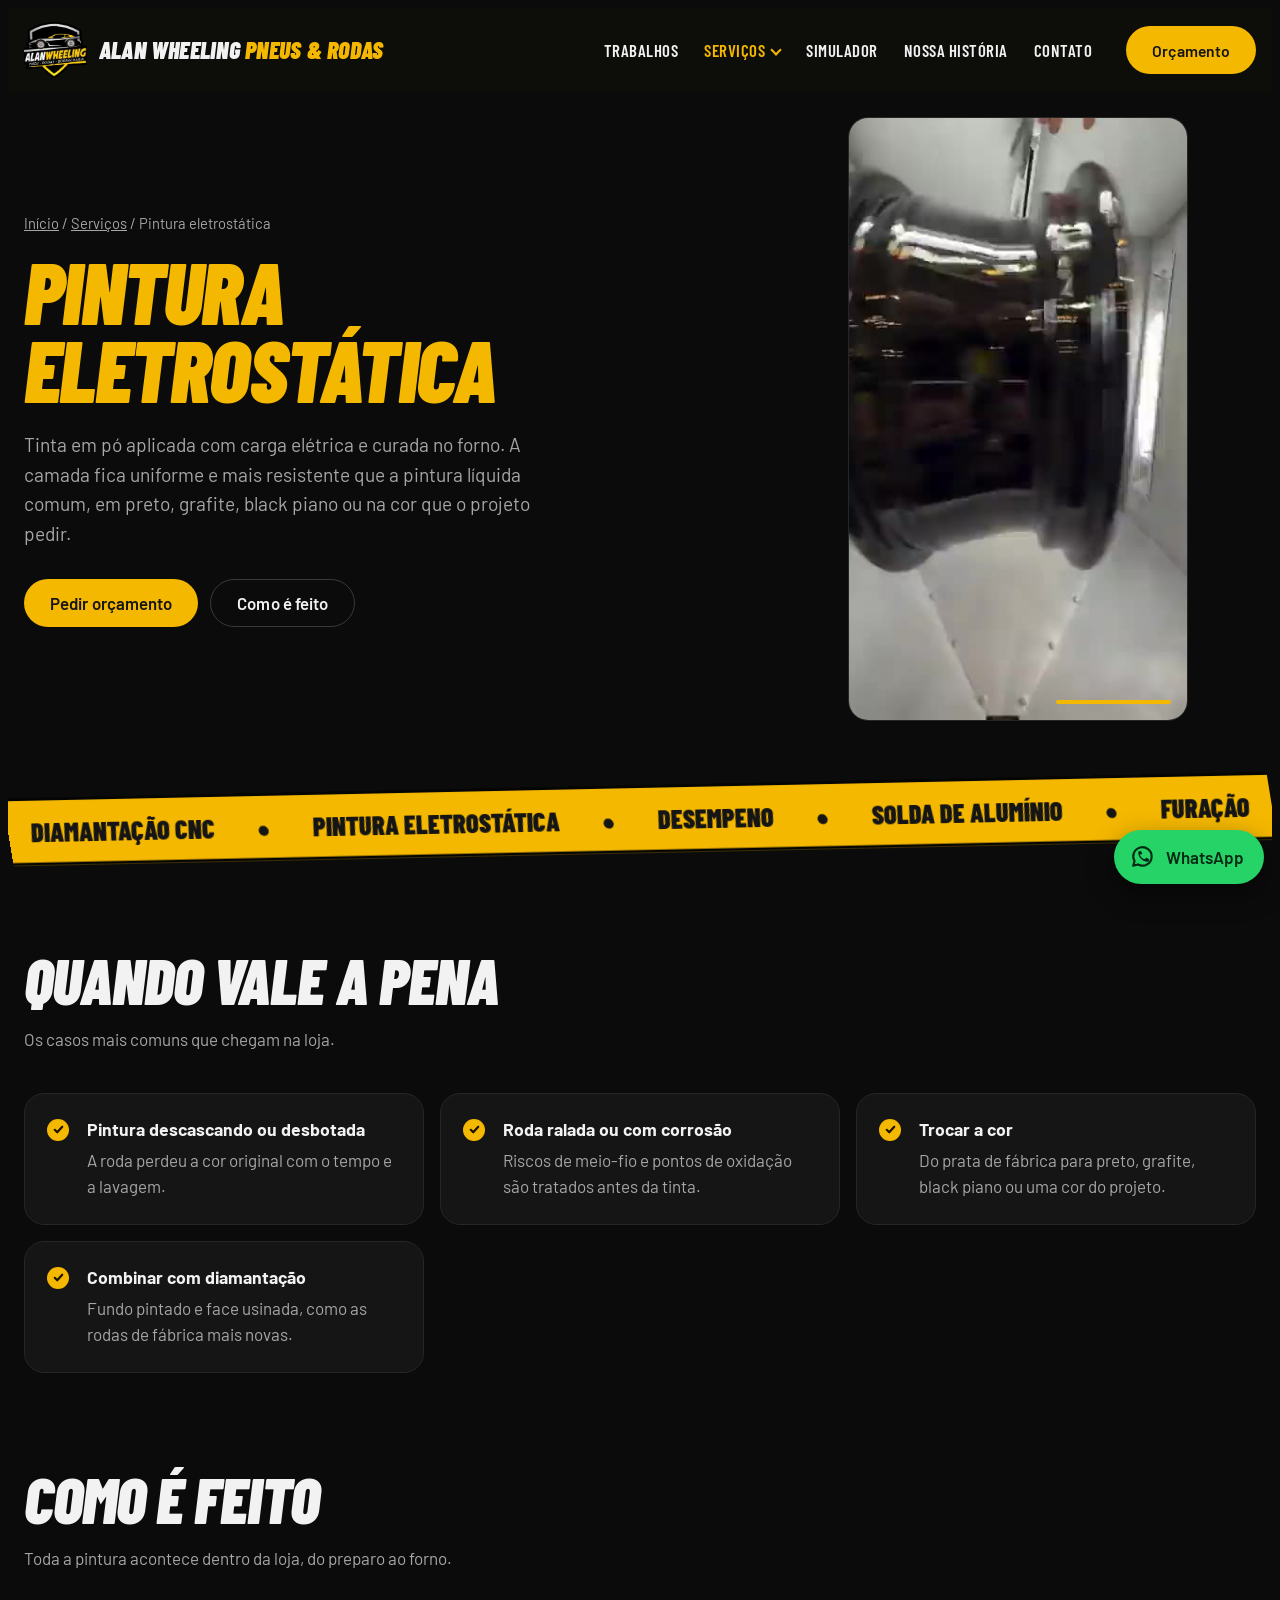
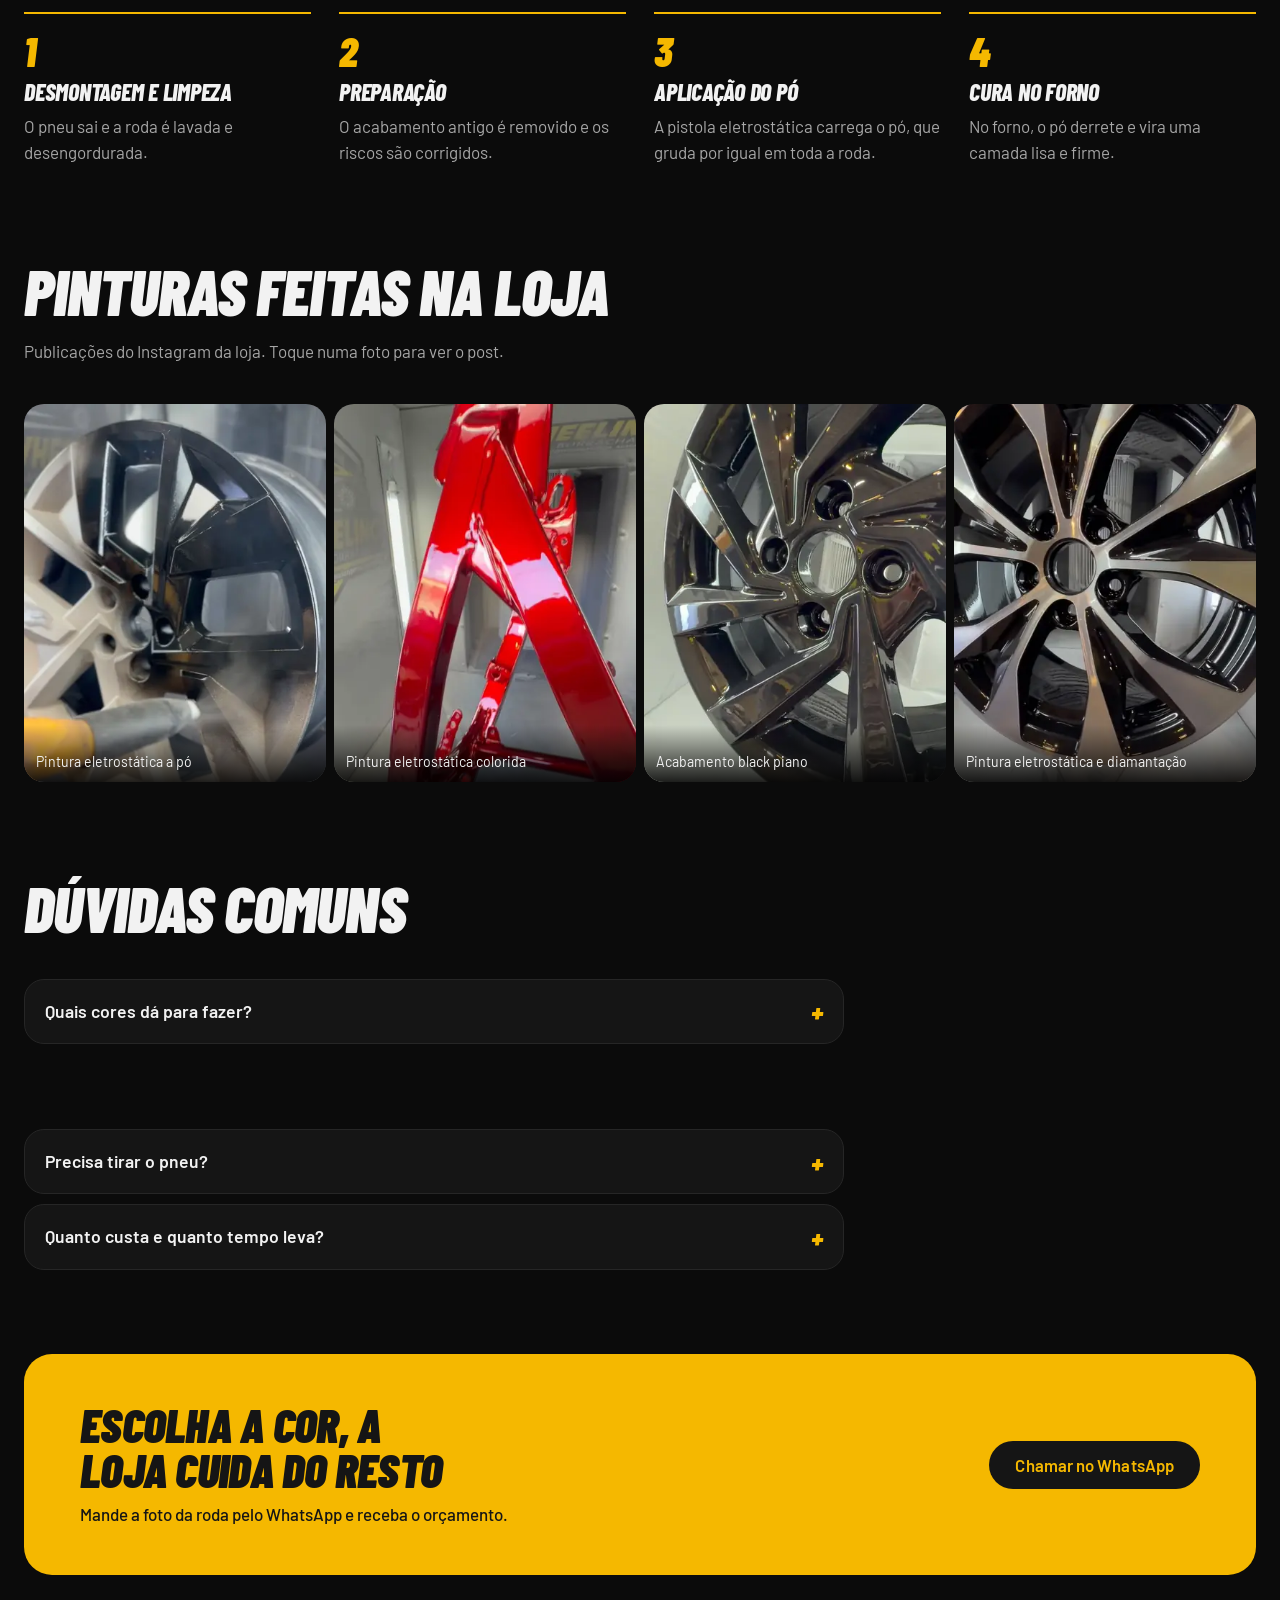
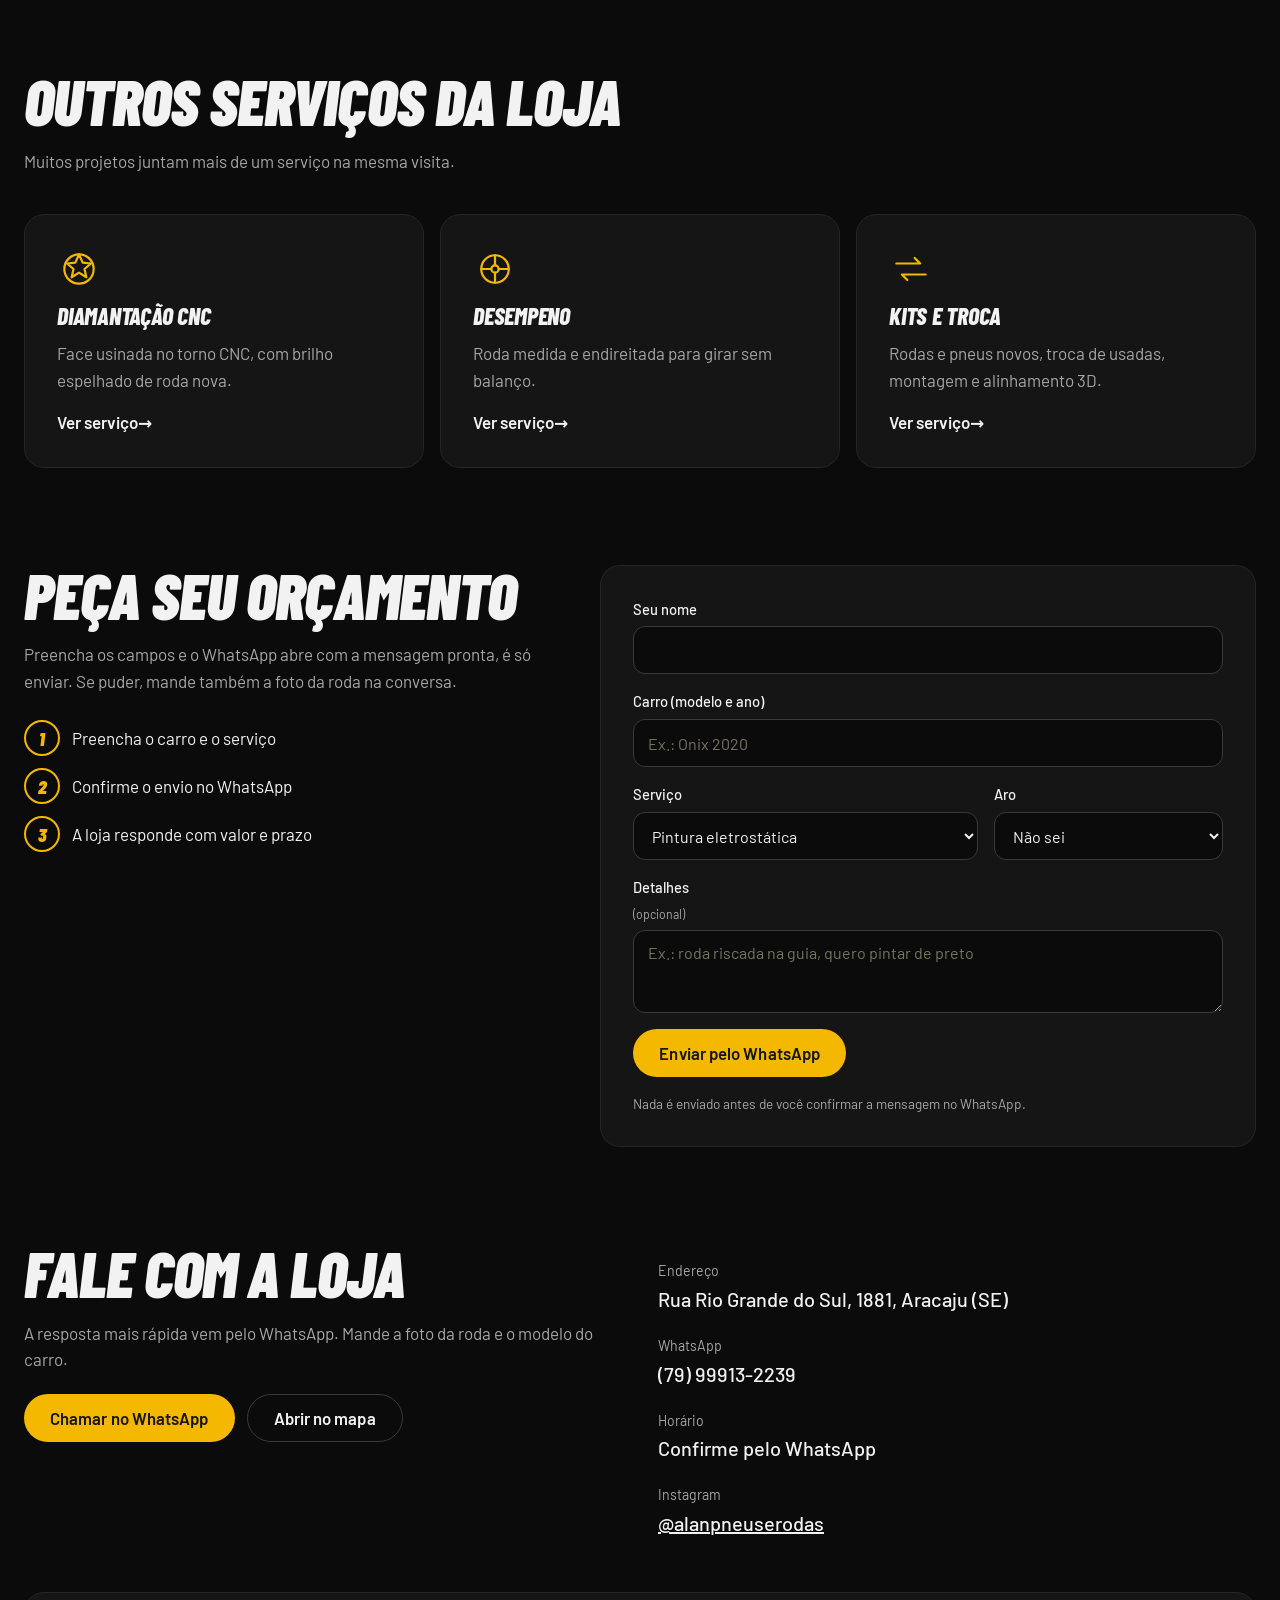
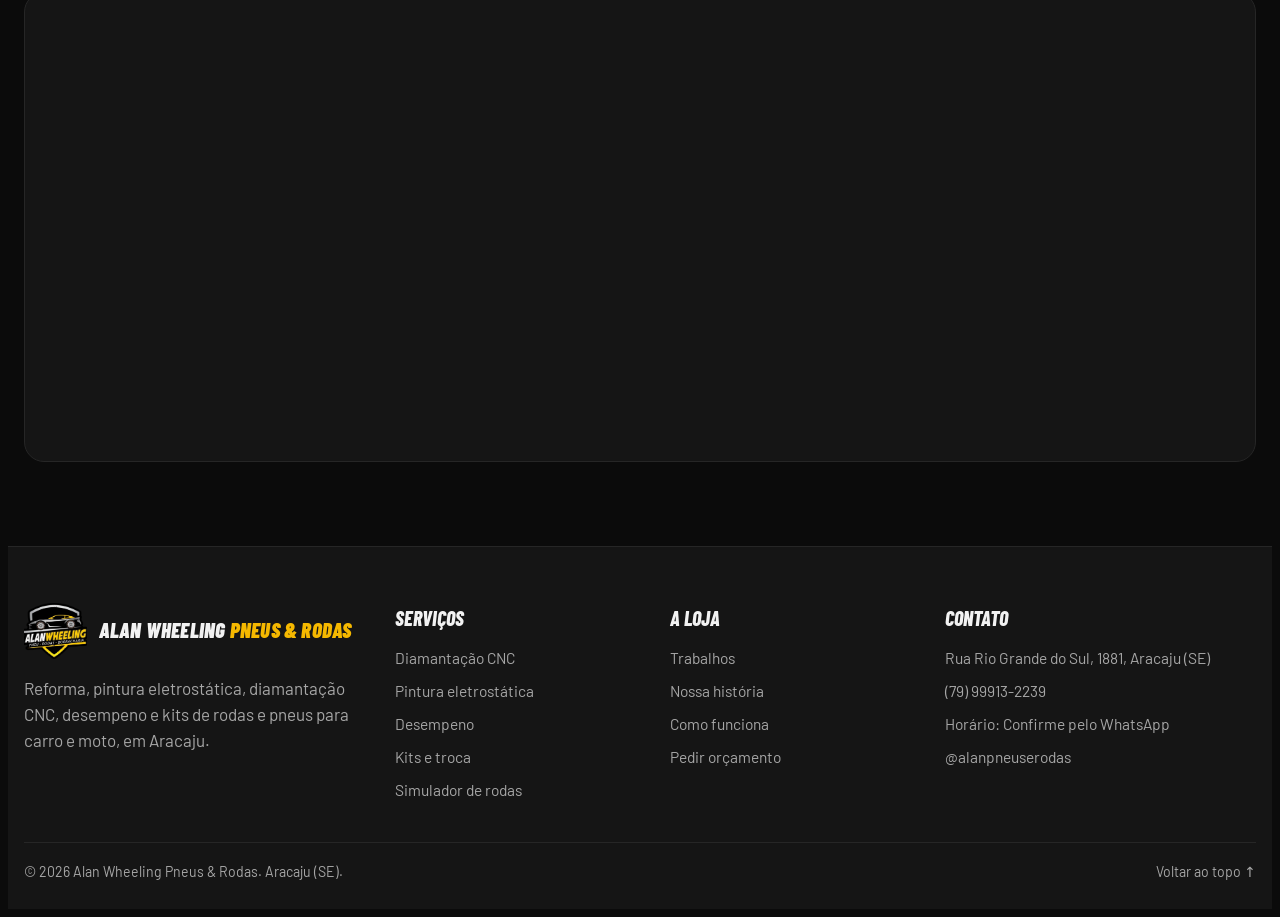
<file: pintura-eletrostatica.html>
<!doctype html>
<html lang="pt-BR">
  <head>
    <meta charset="utf-8" />
    <meta name="viewport" content="width=device-width, initial-scale=1, viewport-fit=cover" />
    <title>Pintura eletrostática em Aracaju | Alan Wheeling Pneus e Rodas</title>
    <meta name="description" content="Pintura eletrostática a pó de rodas em Aracaju: preto, grafite, black piano ou a cor do seu projeto." />
    <meta name="theme-color" content="#0b0b0b" />
    <link rel="canonical" href="https://osmario2006.github.io/alanpneuserodas/pintura-eletrostatica.html" />
    <link rel="icon" href="favicon.ico" sizes="any" />
    <link rel="icon" href="assets/img/icones/favicon.svg" type="image/svg+xml" />
    <link rel="apple-touch-icon" href="assets/img/icones/apple-touch-icon.png" />
    <link rel="manifest" href="site.webmanifest" />
    <meta property="og:type" content="website" />
    <meta property="og:locale" content="pt_BR" />
    <meta property="og:site_name" content="Alan Wheeling Pneus &amp; Rodas" />
    <meta property="og:title" content="Pintura eletrostática em Aracaju | Alan Wheeling Pneus e Rodas" />
    <meta property="og:description" content="Pintura eletrostática a pó de rodas em Aracaju: preto, grafite, black piano ou a cor do seu projeto." />
    <meta property="og:url" content="https://osmario2006.github.io/alanpneuserodas/pintura-eletrostatica.html" />
    <meta property="og:image" content="https://osmario2006.github.io/alanpneuserodas/assets/img/og/pintura-eletrostatica.jpg" />
    <meta property="og:image:width" content="1200" />
    <meta property="og:image:height" content="630" />
    <meta property="og:image:alt" content="Pintura eletrostática na Alan Wheeling Pneus e Rodas" />
    <meta name="twitter:card" content="summary_large_image" />
    <link rel="preconnect" href="https://fonts.googleapis.com" />
    <link rel="preconnect" href="https://fonts.gstatic.com" crossorigin />
    <link
      href="https://fonts.googleapis.com/css2?family=Barlow+Condensed:ital,wght@0,600;1,800;1,900&family=Barlow:wght@400;500;600&display=swap"
      rel="stylesheet"
    />
    <link rel="stylesheet" href="css/style.css?v=3" />
    <link rel="stylesheet" href="css/motion.css?v=4" />
    <script type="application/ld+json">
    {
      "@context": "https://schema.org",
      "@graph": [
        {
          "@type": "AutoRepair",
          "@id": "https://osmario2006.github.io/alanpneuserodas/#loja",
          "name": "Alan Wheeling Pneus & Rodas",
          "url": "https://osmario2006.github.io/alanpneuserodas/",
          "logo": "https://osmario2006.github.io/alanpneuserodas/assets/img/icones/icone-512.png",
          "image": [
            "https://osmario2006.github.io/alanpneuserodas/assets/img/fachada.webp",
            "https://osmario2006.github.io/alanpneuserodas/assets/img/og/inicio.jpg"
          ],
          "telephone": "+55 79 99913-2239",
          "address": {
            "@type": "PostalAddress",
            "streetAddress": "Rua Rio Grande do Sul, 1881",
            "addressLocality": "Aracaju",
            "addressRegion": "SE",
            "addressCountry": "BR"
          },
          "areaServed": {
            "@type": "City",
            "name": "Aracaju"
          },
          "sameAs": [
            "https://www.instagram.com/alanpneuserodas/"
          ]
        },
        {
          "@type": "Service",
          "name": "Pintura eletrostática",
          "description": "Pintura eletrostática a pó de rodas em Aracaju: preto, grafite, black piano ou a cor do seu projeto.",
          "url": "https://osmario2006.github.io/alanpneuserodas/pintura-eletrostatica.html",
          "provider": {
            "@id": "https://osmario2006.github.io/alanpneuserodas/#loja"
          },
          "areaServed": {
            "@type": "City",
            "name": "Aracaju"
          }
        },
        {
          "@type": "BreadcrumbList",
          "itemListElement": [
            {
              "@type": "ListItem",
              "position": 1,
              "name": "Início",
              "item": "https://osmario2006.github.io/alanpneuserodas/"
            },
            {
              "@type": "ListItem",
              "position": 2,
              "name": "Pintura eletrostática",
              "item": "https://osmario2006.github.io/alanpneuserodas/pintura-eletrostatica.html"
            }
          ]
        },
        {
          "@type": "FAQPage",
          "mainEntity": [
            {
              "@type": "Question",
              "name": "Quais cores dá para fazer?",
              "acceptedAnswer": {
                "@type": "Answer",
                "text": "Preto, grafite e black piano são as mais pedidas, mas a loja também faz pinturas coloridas. Diga a cor que você quer no WhatsApp."
              }
            },
            {
              "@type": "Question",
              "name": "Qual a diferença para a pintura comum?",
              "acceptedAnswer": {
                "@type": "Answer",
                "text": "Na eletrostática a tinta é em pó e é curada no forno. A camada fica mais uniforme e aguenta melhor pedrinhas e produtos de limpeza do que a tinta líquida."
              }
            },
            {
              "@type": "Question",
              "name": "Precisa tirar o pneu?",
              "acceptedAnswer": {
                "@type": "Answer",
                "text": "Sim, a roda vai ao forno. A loja desmonta, pinta e monta o pneu de volta, com balanceamento."
              }
            },
            {
              "@type": "Question",
              "name": "Quanto custa e quanto tempo leva?",
              "acceptedAnswer": {
                "@type": "Answer",
                "text": "Depende do aro, da quantidade de rodas e do acabamento. Mande a foto pelo WhatsApp e a loja informa valor e prazo."
              }
            }
          ]
        }
      ]
    }
    </script>
  </head>
  <body data-wa="Olá! Vim pelo site e queria um orçamento de pintura eletrostática.">
    <a class="skip" href="#conteudo">Pular para o conteúdo</a>
    <header class="top" id="topo">
      <div class="wrap top-in">
        <a class="brand" href="index.html" aria-label="Alan Wheeling Pneus e Rodas, página inicial">
          <img class="logo" src="assets/img/logo.webp" alt="" width="360" height="321" />
          <span class="mark">Alan Wheeling <span>Pneus &amp; Rodas</span></span>
        </a>
        <nav class="menu" id="menu" aria-label="Principal" hidden>
          <a href="index.html#trabalhos">Trabalhos</a>
          <div class="dd">
            <a href="index.html#servicos" class="dd-t ativo">Serviços</a>
            <div class="dd-l">
              <a href="diamantacao.html">Diamantação CNC</a>
              <a href="pintura-eletrostatica.html" aria-current="page">Pintura eletrostática</a>
              <a href="desempeno.html">Desempeno</a>
              <a href="kits-rodas-e-pneus.html">Kits e troca</a>
            </div>
          </div>
          <a href="kits-rodas-e-pneus.html#simulador">Simulador</a>
          <a href="index.html#historia">Nossa história</a>
          <a href="#contato">Contato</a>
        </nav>
        <a class="btn hbtn" href="#orcamento">Orçamento</a>
        <button class="menu-btn" id="menu-btn" type="button" aria-label="Abrir menu" aria-expanded="false" aria-controls="menu">
          <span></span><span></span><span></span>
        </button>
      </div>
    </header>

    <main id="conteudo">
      <div class="wrap">
        <div class="shero">
          <div>
            <nav class="crumb" aria-label="Você está em">
              <a href="index.html">Início</a> / <a href="index.html#servicos">Serviços</a> / Pintura eletrostática
            </nav>
            <h1>Pintura <span>eletrostática</span></h1>
            <p class="lead">Tinta em pó aplicada com carga elétrica e curada no forno. A camada fica uniforme e mais resistente que a pintura líquida comum, em preto, grafite, black piano ou na cor que o projeto pedir.</p>
            <div class="cbtns">
              <a class="btn" href="#orcamento">Pedir orçamento</a
              ><a class="btn ghost" href="#etapas">Como é feito</a>
            </div>
          </div>
          <div class="vid">
            <video
              data-auto
              muted
              loop
              playsinline
              preload="metadata"
              poster="assets/video/blackpiano-capa.jpg"
              aria-label="Roda com acabamento black piano saindo da pintura"
            >
              <source src="assets/video/blackpiano.mp4" type="video/mp4" />
            </video>
          </div>
        </div>
      </div>

      <div class="ticker" aria-hidden="true"><div id="tk"></div></div>

      <div class="wrap">
      <section id="quando">
        <div class="head">
          <h2>Quando vale a pena</h2>
          <p>Os casos mais comuns que chegam na loja.</p>
        </div>
        <ul class="checks">
          <li><b>Pintura descascando ou desbotada</b><span>A roda perdeu a cor original com o tempo e a lavagem.</span></li>
          <li><b>Roda ralada ou com corrosão</b><span>Riscos de meio-fio e pontos de oxidação são tratados antes da tinta.</span></li>
          <li><b>Trocar a cor</b><span>Do prata de fábrica para preto, grafite, black piano ou uma cor do projeto.</span></li>
          <li><b>Combinar com diamantação</b><span>Fundo pintado e face usinada, como as rodas de fábrica mais novas.</span></li>
        </ul>
      </section>
      <section id="etapas">
        <div class="head">
          <h2>Como é feito</h2>
          <p>Toda a pintura acontece dentro da loja, do preparo ao forno.</p>
        </div>
        <ol class="steps">
          <li>
            <h3>Desmontagem e limpeza</h3>
            <p>O pneu sai e a roda é lavada e desengordurada.</p>
          </li>
          <li>
            <h3>Preparação</h3>
            <p>O acabamento antigo é removido e os riscos são corrigidos.</p>
          </li>
          <li>
            <h3>Aplicação do pó</h3>
            <p>A pistola eletrostática carrega o pó, que gruda por igual em toda a roda.</p>
          </li>
          <li>
            <h3>Cura no forno</h3>
            <p>No forno, o pó derrete e vira uma camada lisa e firme.</p>
          </li>
        </ol>
      </section>
      <section id="fotos">
        <div class="head">
          <h2>Pinturas feitas na loja</h2>
          <p>Publicações do Instagram da loja. Toque numa foto para ver o post.</p>
        </div>
        <div class="gal">
          <a href="https://www.instagram.com/p/DaHBT6IxqLI/" target="_blank" rel="noopener" aria-label="Pintura eletrostática a pó, ver no Instagram">
            <img alt="" loading="lazy" src="assets/img/processo/04-pintura-eletrostatica-a-po.webp" /><span>Pintura eletrostática a pó</span>
          </a>
          <a href="https://www.instagram.com/p/DbySoRlxv5S/" target="_blank" rel="noopener" aria-label="Pintura eletrostática colorida, ver no Instagram">
            <img alt="" loading="lazy" src="assets/img/processo/03-pintura-eletrostatica-colorida.webp" /><span>Pintura eletrostática colorida</span>
          </a>
          <a href="https://www.instagram.com/p/Db6uQJbx0h_/" target="_blank" rel="noopener" aria-label="Acabamento black piano, ver no Instagram">
            <img alt="" loading="lazy" src="assets/img/processo/05-acabamento-black-piano.webp" /><span>Acabamento black piano</span>
          </a>
          <a href="https://www.instagram.com/p/DdCrDpTRrTn/" target="_blank" rel="noopener" aria-label="Pintura eletrostática e diamantação, ver no Instagram">
            <img alt="" loading="lazy" src="assets/img/processo/02-pintura-eletrostatica-e-diamantacao.webp" /><span>Pintura eletrostática e diamantação</span>
          </a>
        </div>
      </section>
      <section id="duvidas">
        <div class="head">
          <h2>Dúvidas comuns</h2>
        </div>
        <div class="faq">
          <details>
            <summary>Quais cores dá para fazer?</summary>
            <p>Preto, grafite e black piano são as mais pedidas, mas a loja também faz pinturas coloridas. Diga a cor que você quer no WhatsApp.</p>
          </details>
          <details>
            <summary>Qual a diferença para a pintura comum?</summary>
            <p>Na eletrostática a tinta é em pó e é curada no forno. A camada fica mais uniforme e aguenta melhor pedrinhas e produtos de limpeza do que a tinta líquida.</p>
          </details>
          <details>
            <summary>Precisa tirar o pneu?</summary>
            <p>Sim, a roda vai ao forno. A loja desmonta, pinta e monta o pneu de volta, com balanceamento.</p>
          </details>
          <details>
            <summary>Quanto custa e quanto tempo leva?</summary>
            <p>Depende do aro, da quantidade de rodas e do acabamento. Mande a foto pelo WhatsApp e a loja informa valor e prazo.</p>
          </details>
        </div>
      </section>

      <div class="cta">
        <div>
          <h2>Escolha a cor, a loja cuida do resto</h2>
          <p>Mande a foto da roda pelo WhatsApp e receba o orçamento.</p>
        </div>
        <a class="btn" data-wa="Olá! Vim pelo site e queria um orçamento de pintura eletrostática." href="#contato">Chamar no WhatsApp</a>
      </div>

      <section id="outros">
        <div class="head">
          <h2>Outros serviços da loja</h2>
          <p>Muitos projetos juntam mais de um serviço na mesma visita.</p>
        </div>
        <div class="svc outros">
          <a href="diamantacao.html">
            <svg viewBox="0 0 48 48" aria-hidden="true"><circle cx="24" cy="24" r="16" /><path d="M24 8l4 9 9 1-7 6 2 9-8-5-8 5 2-9-7-6 9-1z" /></svg>
            <h3>Diamantação CNC</h3>
            <p>Face usinada no torno CNC, com brilho espelhado de roda nova.</p>
            <span class="more">Ver serviço</span>
          </a>
          <a href="desempeno.html">
            <svg viewBox="0 0 48 48" aria-hidden="true"><circle cx="24" cy="24" r="15" /><circle cx="24" cy="24" r="4" /><path d="M24 9v11M24 28v11M9 24h11M28 24h11" /></svg>
            <h3>Desempeno</h3>
            <p>Roda medida e endireitada para girar sem balanço.</p>
            <span class="more">Ver serviço</span>
          </a>
          <a href="kits-rodas-e-pneus.html">
            <svg viewBox="0 0 48 48" aria-hidden="true"><path d="M8 18h26l-6-6M40 30H14l6 6" /></svg>
            <h3>Kits e troca</h3>
            <p>Rodas e pneus novos, troca de usadas, montagem e alinhamento 3D.</p>
            <span class="more">Ver serviço</span>
          </a>
        </div>
      </section>

      <section id="orcamento" class="orc">
        <div class="head" style="margin: 0">
          <h2>Peça seu orçamento</h2>
          <p>
            Preencha os campos e o WhatsApp abre com a mensagem pronta, é só enviar. Se puder, mande
            também a foto da roda na conversa.
          </p>
          <ol class="orc-passos">
            <li>Preencha o carro e o serviço</li>
            <li>Confirme o envio no WhatsApp</li>
            <li>A loja responde com valor e prazo</li>
          </ol>
        </div>
        <form class="form" id="form-orc">
          <label>
            Seu nome
            <input name="nome" autocomplete="name" required />
          </label>
          <label>
            Carro (modelo e ano)
            <input name="carro" required placeholder="Ex.: Onix 2020" />
          </label>
          <div class="f2">
            <label>
              Serviço
              <select name="servico" required>
              <option>Diamantação CNC</option>
              <option selected>Pintura eletrostática</option>
              <option>Desempeno</option>
              <option>Kit de rodas e pneus</option>
              <option>Outro / ainda não sei</option>
              </select>
            </label>
            <label>
              Aro
              <select name="aro">
              <option value="">Não sei</option>
              <option value="13">Aro 13</option>
              <option value="14">Aro 14</option>
              <option value="15">Aro 15</option>
              <option value="16">Aro 16</option>
              <option value="17">Aro 17</option>
              <option value="18">Aro 18</option>
              <option value="19">Aro 19</option>
              <option value="20">Aro 20</option>
              <option value="21">Aro 21</option>
              <option value="22">Aro 22</option>
              </select>
            </label>
          </div>
          <label>
            Detalhes <small>(opcional)</small>
            <textarea name="obs" rows="3" placeholder="Ex.: roda riscada na guia, quero pintar de preto"></textarea>
          </label>
          <button class="btn" type="submit">Enviar pelo WhatsApp</button>
          <p class="form-nota">Nada é enviado antes de você confirmar a mensagem no WhatsApp.</p>
        </form>
      </section>

      <section id="contato" class="contact">
        <div class="head" style="margin: 0">
          <h2>Fale com a loja</h2>
          <p>A resposta mais rápida vem pelo WhatsApp. Mande a foto da roda e o modelo do carro.</p>
          <div class="cbtns">
            <a class="btn" data-wa="Olá! Vim pelo site e queria um orçamento de pintura eletrostática." href="#contato">Chamar no WhatsApp</a
            ><a class="btn ghost" id="mapa" target="_blank" rel="noopener" href="https://www.google.com/maps/search/?api=1&amp;query=Rua%20Rio%20Grande%20do%20Sul%2C%201881%2C%20Aracaju%20%28SE%29"
              >Abrir no mapa</a
            >
          </div>
        </div>
        <dl class="facts">
          <div>
            <dt>Endereço</dt>
            <dd data-loja="endereco">Rua Rio Grande do Sul, 1881, Aracaju (SE)</dd>
          </div>
          <div>
            <dt>WhatsApp</dt>
            <dd data-loja="whatsTexto">(79) 99913-2239</dd>
          </div>
          <div>
            <dt>Horário</dt>
            <dd data-loja="horario">Confirme pelo WhatsApp</dd>
          </div>
          <div>
            <dt>Instagram</dt>
            <dd>
              <a href="https://www.instagram.com/alanpneuserodas/" target="_blank" rel="noopener"
                >@alanpneuserodas</a
              >
            </dd>
          </div>
        </dl>
        <div class="mapa">
          <iframe
            title="Mapa com a localização da loja"
            loading="lazy"
            referrerpolicy="no-referrer-when-downgrade"
            src="https://www.google.com/maps?q=Rua%20Rio%20Grande%20do%20Sul%2C%201881%2C%20Aracaju%20%28SE%29&amp;output=embed"
          ></iframe>
        </div>
      </section>
      </div>
    </main>

    <footer class="rodape">
      <div class="wrap rod-in">
        <div class="rod-marca">
          <a class="brand" href="index.html" aria-label="Alan Wheeling Pneus e Rodas, página inicial">
            <img class="logo" src="assets/img/logo.webp" alt="" width="360" height="321" loading="lazy" />
            <span class="mark">Alan Wheeling <span>Pneus &amp; Rodas</span></span>
          </a>
          <p>
            Reforma, pintura eletrostática, diamantação CNC, desempeno e kits de rodas e pneus para
            carro e moto, em Aracaju.
          </p>
        </div>
        <nav aria-label="Serviços">
          <p class="rod-t">Serviços</p>
          <ul>
            <li><a href="diamantacao.html">Diamantação CNC</a></li>
            <li><a href="pintura-eletrostatica.html">Pintura eletrostática</a></li>
            <li><a href="desempeno.html">Desempeno</a></li>
            <li><a href="kits-rodas-e-pneus.html">Kits e troca</a></li>
            <li><a href="kits-rodas-e-pneus.html#simulador">Simulador de rodas</a></li>
          </ul>
        </nav>
        <nav aria-label="A loja">
          <p class="rod-t">A loja</p>
          <ul>
            <li><a href="index.html#trabalhos">Trabalhos</a></li>
            <li><a href="index.html#historia">Nossa história</a></li>
            <li><a href="index.html#como">Como funciona</a></li>
            <li><a href="#orcamento">Pedir orçamento</a></li>
          </ul>
        </nav>
        <div>
          <p class="rod-t">Contato</p>
          <ul>
            <li data-loja="endereco">Rua Rio Grande do Sul, 1881, Aracaju (SE)</li>
            <li><a data-wa="Olá! Vim pelo site e queria um orçamento." href="#contato" data-loja="whatsTexto">(79) 99913-2239</a></li>
            <li>Horário: <span data-loja="horario">Confirme pelo WhatsApp</span></li>
            <li><a href="https://www.instagram.com/alanpneuserodas/" target="_blank" rel="noopener">@alanpneuserodas</a></li>
          </ul>
        </div>
      </div>
      <div class="wrap rod-base">
        <span>© <span data-ano>2026</span> Alan Wheeling Pneus &amp; Rodas. Aracaju (SE).</span>
        <a href="#topo">Voltar ao topo ↑</a>
      </div>
    </footer>

    <script src="js/dados.js"></script>
    <script src="js/comum.js"></script>
    <script src="js/motion.js?v=4"></script>
  </body>
</html>
</file>
<file: css/style.css>
/* Layout: preto de oficina e amarelo da fachada. Hero com a roda renderizada, depois prova real: trabalhos do Instagram em grade, vídeos do processo e a história da loja. */
:root {
  /* cores: ver GUIA-DE-ESTILO.md */
  --ink: #0b0b0b; /* asfalto: fundo */
  --panel: #151515; /* grafite: cartões */
  --panel-2: #1c1c1c; /* grafite claro: cartão ativo, campos */
  --line: #262626; /* linha fina */
  --line-2: #3a3a3a; /* linha forte */
  --paper: #f2f2f2; /* giz: texto */
  --mute: #a6a6a6; /* névoa: texto de apoio */
  --amber: #f5b800; /* amarelo da fachada */
  --amberink: #151515;
  --display: "Barlow Condensed", "Arial Narrow", Impact, sans-serif;
  --body: "Barlow", system-ui, -apple-system, "Segoe UI", Roboto, sans-serif;
  color-scheme: dark;
  /* espaçamento (base 8 px) */
  --s1: 8px;
  --s2: 16px;
  --s3: 24px;
  --s4: 32px;
  --s5: 48px;
  --s6: 80px;
  --secao: 96px;
  /* formas */
  --r-card: 20px;
  --r-mini: 14px;
  --r-campo: 12px;
  --curva: cubic-bezier(0.2, 0.7, 0.2, 1);
}
* {
  box-sizing: border-box;
}
html {
  scroll-behavior: smooth;
}
body {
  background: var(--ink);
  color: var(--paper);
  font-family: var(--body);
  font-size: 1.0625rem;
  line-height: 1.55;
  padding-inline: 16px;
  padding-block: 0;
  overflow-x: hidden;
}
.wrap {
  max-width: 1160px;
  margin-inline: auto;
}
h1,
h2,
h3 {
  font-family: var(--display);
  font-style: italic;
  font-weight: 900;
  line-height: 0.95;
  letter-spacing: -0.01em;
  margin: 0;
  text-wrap: balance;
  text-transform: uppercase;
}
h1 {
  font-size: clamp(2.8rem, 8.4vw, 6rem);
}
h2 {
  font-size: clamp(2.1rem, 5vw, 3.6rem);
}
h3 {
  font-size: 1.7rem;
  font-weight: 800;
}
p {
  margin: 0;
}
a {
  color: inherit;
}
:focus-visible {
  outline: 3px solid var(--amber);
  outline-offset: 3px;
}
.btn {
  display: inline-flex;
  align-items: center;
  justify-content: center;
  font: 600 1.05rem var(--body);
  background: var(--amber);
  color: var(--amberink);
  border: 0;
  border-radius: 999px;
  padding: 14px 26px;
  text-decoration: none;
  cursor: pointer;
  transition:
    transform 0.15s,
    background 0.15s;
}
.btn:hover {
  background: #ffcb2e;
  transform: translateY(-2px);
}
.btn.ghost {
  background: transparent;
  color: var(--paper);
  border: 1.5px solid var(--line);
}
.btn.ghost:hover {
  border-color: var(--amber);
  color: var(--amber);
}
/* cabeçalho fixo: filho direto do body, para acompanhar a página inteira */
.top {
  position: sticky;
  top: 0;
  z-index: 20;
  margin-inline: -16px;
  padding-inline: 16px;
  padding-top: env(safe-area-inset-top, 0px);
  background: rgba(14, 14, 11, 0.88);
  -webkit-backdrop-filter: blur(12px);
  backdrop-filter: blur(12px);
  border-bottom: 1px solid transparent;
  transition: border-color 0.2s;
}
.top.rolou {
  border-bottom-color: var(--line);
}
.top-in {
  display: flex;
  align-items: center;
  gap: 12px;
  padding-block: 14px;
  position: relative;
  transition: padding 0.2s;
}
.top.rolou .top-in {
  padding-block: 8px;
}
.top .logo {
  transition: height 0.2s;
}
.top.rolou .logo {
  height: 44px;
}
.hbtn {
  margin-left: auto;
  padding: 10px 20px;
  font-size: 0.98rem;
}
.skip {
  position: absolute;
  left: 16px;
  top: -80px;
  z-index: 50;
  background: var(--amber);
  color: var(--amberink);
  font-weight: 600;
  padding: 10px 16px;
  border-radius: 8px;
}
.skip:focus {
  top: 12px;
}
.brand {
  display: flex;
  align-items: center;
  gap: 12px;
}
.logo {
  height: 56px;
  width: auto;
  flex: none;
}
section[id] {
  scroll-margin-top: 90px;
}
.menu-btn {
  display: grid;
  gap: 5px;
  align-content: center;
  justify-items: center;
  width: 44px;
  height: 44px;
  padding: 0;
  background: var(--panel);
  border: 2px solid var(--line);
  border-radius: 8px;
  cursor: pointer;
  flex: none;
}
.menu-btn span {
  display: block;
  width: 22px;
  height: 2.5px;
  border-radius: 2px;
  background: var(--amber);
  transition: transform 0.2s, opacity 0.2s;
}
.menu-btn[aria-expanded="true"] span:nth-child(1) {
  transform: translateY(7.5px) rotate(45deg);
}
.menu-btn[aria-expanded="true"] span:nth-child(2) {
  opacity: 0;
}
.menu-btn[aria-expanded="true"] span:nth-child(3) {
  transform: translateY(-7.5px) rotate(-45deg);
}
.menu {
  position: absolute;
  top: 100%;
  right: 0;
  min-width: 220px;
  display: grid;
  background: var(--panel);
  border: 2px solid var(--line);
  border-radius: 8px;
  padding: 6px;
  box-shadow: 0 12px 30px rgba(0, 0, 0, 0.5);
}
.menu[hidden] {
  display: none;
}
.menu a {
  padding: 12px 14px;
  border-radius: 6px;
  color: var(--paper);
  text-decoration: none;
  font-family: var(--display);
  font-weight: 600;
  font-size: 1.1rem;
  text-transform: uppercase;
  letter-spacing: 0.03em;
}
.menu a:hover,
.menu a:focus-visible {
  background: #1f1e12;
  color: var(--amber);
}
.mark {
  font-family: var(--display);
  font-style: italic;
  font-weight: 900;
  font-size: 1.5rem;
  text-transform: uppercase;
  letter-spacing: 0.01em;
}
.mark span {
  color: var(--amber);
}
.brand {
  text-decoration: none;
  color: inherit;
  min-width: 0;
}
.dd,
.dd-l {
  display: grid;
}
.menu .dd-l a {
  padding-left: 28px;
  font-size: 1rem;
  color: var(--mute);
}
.menu .dd-l a[aria-current="page"] {
  color: var(--amber);
}
@media (min-width: 1040px) {
  .menu-btn {
    display: none;
  }
  .menu,
  .menu[hidden] {
    position: static;
    display: flex;
    align-items: center;
    gap: 2px;
    margin-left: auto;
    min-width: 0;
    padding: 0;
    background: none;
    border: 0;
    box-shadow: none;
  }
  .hbtn {
    margin-left: 10px;
  }
  .menu a {
    padding: 8px 12px;
    font-size: 1.05rem;
  }
  .menu a:hover,
  .menu a:focus-visible,
  .menu .dd-t.ativo {
    background: none;
    color: var(--amber);
  }
  .dd {
    position: relative;
  }
  .dd-t::after {
    content: "";
    display: inline-block;
    width: 6px;
    height: 6px;
    margin-left: 7px;
    border: solid currentColor;
    border-width: 0 2px 2px 0;
    transform: translateY(-3px) rotate(45deg);
  }
  .dd-l {
    position: absolute;
    top: 100%;
    left: -6px;
    min-width: 240px;
    padding: 6px;
    background: var(--panel);
    border: 2px solid var(--line);
    border-radius: 8px;
    box-shadow: 0 12px 30px rgba(0, 0, 0, 0.5);
    opacity: 0;
    visibility: hidden;
    translate: 0 6px;
    transition: opacity 0.15s, translate 0.15s, visibility 0.15s;
  }
  .dd:hover .dd-l,
  .dd:focus-within .dd-l {
    opacity: 1;
    visibility: visible;
    translate: 0 0;
  }
  .menu .dd-l a {
    padding: 10px 12px;
    color: var(--paper);
    border-radius: 6px;
  }
  .menu .dd-l a:hover {
    background: #1f1e12;
  }
}

/* hero */
.hero {
  display: grid;
  grid-template-columns: 1.1fr 0.9fr;
  gap: 32px;
  align-items: center;
  padding-block: 24px 64px;
}
.hero p.lead {
  font-size: 1.2rem;
  color: var(--mute);
  max-width: 46ch;
  margin-block: 22px 30px;
}
.wheelbox {
  position: relative;
  width: 100%;
  max-width: 600px;
  justify-self: center;
  min-width: 0;
  isolation: isolate;
}
.wheelbox::before {
  content: "";
  position: absolute;
  inset: 8% 4% 14% 10%;
  z-index: -1;
  border-radius: 50%;
  background: radial-gradient(
    closest-side,
    rgba(245, 184, 0, 0.22),
    rgba(245, 184, 0, 0.07) 55%,
    transparent 75%
  );
  filter: blur(8px);
}
.wheelbox img {
  display: block;
  width: 100%;
  height: auto;
  max-width: 100%;
  will-change: transform;
  filter: drop-shadow(0 28px 26px rgba(0, 0, 0, 0.6));
  animation: rollin 1.3s cubic-bezier(0.16, 0.84, 0.3, 1) both;
}
@keyframes rollin {
  from {
    opacity: 0;
    transform: translateX(9%) scale(0.94);
  }
  to {
    opacity: 1;
    transform: none;
  }
}

/* ticker */
.ticker {
  background: var(--amber);
  color: var(--amberink);
  margin-inline: -16px;
  overflow: hidden;
  white-space: nowrap;
  transform: rotate(-1.2deg);
  border-block: 3px solid #050504;
}
.ticker div {
  display: inline-flex;
  gap: 0;
  animation: tick 28s linear infinite;
  padding-block: 10px;
}
.ticker span {
  font-family: var(--display);
  font-style: italic;
  font-weight: 900;
  font-size: 1.7rem;
  text-transform: uppercase;
  padding-inline: 22px;
}
.ticker span::after {
  content: "";
  display: inline-block;
  width: 10px;
  height: 10px;
  border-radius: 50%;
  background: var(--amberink);
  margin-left: 44px;
  vertical-align: middle;
}
@keyframes tick {
  to {
    transform: translateX(-50%);
  }
}

section {
  padding-block: 84px 0;
}
.head {
  display: grid;
  gap: 14px;
  max-width: 62ch;
  margin-bottom: 36px;
}
.head p {
  color: var(--mute);
}

/* services */
.svc {
  display: grid;
  grid-template-columns: repeat(auto-fit, minmax(min(100%, 420px), 1fr));
  gap: 2px;
  background: var(--line);
  border: 2px solid var(--line);
}
.svc article,
.svc a {
  background: var(--panel);
  padding: 26px 24px 30px;
  display: grid;
  gap: 12px;
  align-content: start;
  min-width: 0;
  transition: background 0.2s;
}
.svc article:hover,
.svc a:hover {
  background: #1f1e12;
}
.svc a {
  color: inherit;
  text-decoration: none;
}
.svc .more {
  font-weight: 600;
  color: var(--paper);
  margin-top: 4px;
}
.svc .more::after {
  content: " →";
  display: inline-block;
  transition: transform 0.2s;
}
.svc a:hover .more {
  color: var(--amber);
}
.svc a:hover .more::after {
  transform: translateX(4px);
}
.svc h3 {
  color: var(--amber);
}
.svc p {
  color: var(--mute);
}
.svc svg {
  width: 44px;
  height: 44px;
  stroke: var(--amber);
  fill: none;
  stroke-width: 2.4;
  stroke-linecap: round;
  stroke-linejoin: round;
}

/* desempeno */
.fix {
  display: grid;
  grid-template-columns: 0.8fr 1.2fr;
  gap: 36px;
  align-items: center;
}
.fixbox {
  background: var(--panel);
  border: 2px solid var(--line);
  padding: 18px;
  display: grid;
  gap: 14px;
  justify-items: center;
  min-width: 0;
}
.fixbox svg {
  width: 100%;
  max-width: 340px;
  height: auto;
}
.seg {
  display: flex;
  gap: 8px;
}
.seg button {
  font: 600 0.98rem var(--body);
  color: var(--paper);
  background: transparent;
  border: 1.5px solid var(--line);
  border-radius: 999px;
  padding: 9px 20px;
  cursor: pointer;
}
.seg button[aria-pressed="true"] {
  background: var(--amber);
  color: var(--amberink);
  border-color: var(--amber);
}
.fixbox .read {
  font-variant-numeric: tabular-nums;
  color: var(--mute);
  font-size: 0.95rem;
}
.fixbox .read b {
  color: var(--paper);
}

/* simulator */
.sim {
  background: var(--panel);
  border: 2px solid var(--line);
  overflow: hidden;
}
.sim canvas {
  width: 100%;
  height: auto;
  display: block;
  background: #bcc9d3;
}
.sim .spec {
  display: flex;
  gap: 6px 26px;
  flex-wrap: wrap;
  padding: 14px 20px;
  border-top: 2px solid var(--line);
  font-variant-numeric: tabular-nums;
}
.sim .spec b {
  color: var(--amber);
}
.ctl {
  display: flex;
  gap: 22px 40px;
  flex-wrap: wrap;
  padding: 18px 20px 22px;
  border-top: 2px solid var(--line);
  align-items: flex-end;
}
.ctl .t {
  display: block;
  font-size: 0.88rem;
  color: var(--mute);
  margin-bottom: 8px;
}
.chips {
  display: flex;
  gap: 8px;
  flex-wrap: wrap;
}
.chip {
  font: 500 0.95rem var(--body);
  color: var(--paper);
  background: transparent;
  border: 1.5px solid var(--line);
  border-radius: 999px;
  padding: 9px 16px;
  cursor: pointer;
}
.chip[aria-pressed="true"] {
  background: var(--amber);
  color: var(--amberink);
  border-color: var(--amber);
}
.chip:disabled {
  opacity: 0.4;
  cursor: default;
}
.note {
  font-size: 0.88rem;
  color: var(--mute);
  margin-top: 12px;
}

/* steps */
.steps {
  display: grid;
  grid-template-columns: repeat(auto-fit, minmax(min(100%, 230px), 1fr));
  gap: 28px;
  list-style: none;
  margin: 0;
  padding: 0;
  counter-reset: s;
}
.steps li {
  border-top: 4px solid var(--amber);
  padding-top: 16px;
  display: grid;
  gap: 8px;
  counter-increment: s;
  min-width: 0;
}
.steps li::before {
  content: counter(s);
  font-family: var(--display);
  font-style: italic;
  font-weight: 900;
  font-size: 2.6rem;
  line-height: 1;
  color: var(--amber);
}
.steps h3 {
  font-size: 1.5rem;
}
.steps p {
  color: var(--mute);
}

/* contact */
.contact {
  display: grid;
  grid-template-columns: 1fr 1fr;
  gap: 36px;
  align-items: start;
  padding-bottom: 84px;
}
.mapa {
  grid-column: 1 / -1;
  border: 2px solid var(--line);
  background: var(--panel);
  aspect-ratio: 21 / 8;
  min-height: 280px;
}
.mapa iframe {
  display: block;
  width: 100%;
  height: 100%;
  border: 0;
  filter: invert(0.9) hue-rotate(180deg) saturate(0.7);
}
.facts {
  display: grid;
  gap: 20px;
}
.facts dt {
  font-size: 0.88rem;
  color: var(--mute);
}
.facts dd {
  margin: 2px 0 0;
  font-size: 1.25rem;
  font-weight: 500;
  overflow-wrap: anywhere;
}
.cbtns {
  display: flex;
  gap: 12px;
  flex-wrap: wrap;
  margin-top: 6px;
}
.rodape {
  margin-inline: -16px;
  padding-inline: 16px;
  background: var(--panel);
  border-top: 2px solid var(--line);
  color: var(--mute);
}
.rod-in {
  display: grid;
  grid-template-columns: 1.4fr 1fr 1fr 1.3fr;
  gap: 36px;
  padding-block: 56px 40px;
}
.rod-marca {
  display: grid;
  gap: 16px;
  align-content: start;
}
.rod-marca .brand {
  display: flex;
  align-items: center;
  gap: 12px;
}
.rod-marca .mark {
  color: var(--paper);
  font-size: 1.3rem;
}
.rodape .rod-t {
  font-family: var(--display);
  font-style: italic;
  font-weight: 800;
  font-size: 1.25rem;
  text-transform: uppercase;
  color: var(--paper);
  margin-bottom: 12px;
}
.rodape ul {
  list-style: none;
  margin: 0;
  padding: 0;
  display: grid;
  gap: 9px;
  font-size: 0.97rem;
}
.rodape a {
  color: var(--mute);
  text-decoration: none;
}
.rodape a:hover {
  color: var(--amber);
}
.rod-base {
  display: flex;
  justify-content: space-between;
  gap: 12px;
  flex-wrap: wrap;
  border-top: 1px solid var(--line);
  padding-block: 18px 26px;
  font-size: 0.88rem;
}
@media (max-width: 860px) {
  .rod-in {
    grid-template-columns: 1fr 1fr;
  }
  .rod-marca {
    grid-column: 1 / -1;
  }
}
@media (max-width: 480px) {
  .rod-in {
    grid-template-columns: 1fr;
  }
}

/* numeros do perfil */
.proof {
  display: flex;
  gap: 28px;
  flex-wrap: wrap;
  margin-top: 34px;
}
.proof div {
  display: grid;
  gap: 2px;
}
.proof b {
  font-family: var(--display);
  font-style: italic;
  font-weight: 900;
  font-size: 2.4rem;
  line-height: 1;
  color: var(--amber);
  font-variant-numeric: tabular-nums;
}
.proof span {
  font-size: 0.9rem;
  color: var(--mute);
}

/* galeria estilo perfil do instagram */
.ig-head {
  display: flex;
  justify-content: space-between;
  align-items: end;
  gap: 20px;
  flex-wrap: wrap;
  margin-bottom: 28px;
}
.ig-head .head {
  margin: 0;
}
.grid {
  cursor: grab;
  display: flex;
  gap: 8px;
  overflow-x: auto;
  scrollbar-width: none;
}
.grid::-webkit-scrollbar {
  display: none;
}
.grid.arrastando {
  cursor: grabbing;
  user-select: none;
}
.grid img {
  -webkit-user-drag: none;
  user-select: none;
}
.grid button {
  all: unset;
  position: relative;
  display: block;
  flex: 0 0 min(300px, 72vw);
  aspect-ratio: 4/5;
  overflow: hidden;
  cursor: pointer;
  background: var(--panel);
}
.grid img {
  width: 100%;
  height: 100%;
  object-fit: cover;
  display: block;
  transition: transform 0.5s cubic-bezier(0.2, 0.7, 0.2, 1);
}
.grid button:hover img {
  transform: scale(1.05);
}
.grid .cap {
  position: absolute;
  inset: auto 0 0 0;
  padding: 28px 12px 10px;
  background: linear-gradient(transparent, rgba(0, 0, 0, 0.85));
  display: grid;
  gap: 1px;
}
.grid .cap b {
  font-family: var(--display);
  font-style: italic;
  font-weight: 800;
  font-size: 1.2rem;
  text-transform: uppercase;
  line-height: 1;
}
.grid .cap span {
  font-size: 0.82rem;
  color: #d9d6c6;
  line-height: 1.3;
}
.grid button:focus-visible {
  outline: 3px solid var(--amber);
  outline-offset: -3px;
}
dialog.lb {
  border: 0;
  padding: 0;
  background: transparent;
  max-width: min(92vw, 560px);
  width: 100%;
  color: var(--paper);
}
dialog.lb::backdrop {
  background: rgba(5, 5, 4, 0.88);
}
.lb figure {
  margin: 0;
  background: var(--panel);
  border: 2px solid var(--line);
}
.lb img {
  display: block;
  width: 100%;
  height: auto;
  max-height: 72vh;
  object-fit: contain;
  background: #000;
}
.lb figcaption {
  display: grid;
  gap: 4px;
  padding: 14px 16px 16px;
}
.lb figcaption b {
  font-family: var(--display);
  font-style: italic;
  font-weight: 900;
  font-size: 1.6rem;
  text-transform: uppercase;
  line-height: 1;
}
.lb figcaption span {
  color: var(--mute);
}
.lb .lbbar {
  display: flex;
  gap: 8px;
  flex-wrap: wrap;
  margin-top: 10px;
}
.lb .lbbar .btn {
  padding: 9px 16px;
  font-size: 0.92rem;
}

.strip {
  display: grid;
  grid-template-columns: repeat(6, 1fr);
  gap: 4px;
  margin-top: 22px;
}
.strip a {
  position: relative;
  display: block;
  aspect-ratio: 4/5;
  overflow: hidden;
}
.strip img {
  width: 100%;
  height: 100%;
  object-fit: cover;
  display: block;
  transition: transform 0.5s;
}
.strip a:hover img {
  transform: scale(1.06);
}
.strip span {
  position: absolute;
  inset: auto 0 0 0;
  padding: 20px 8px 7px;
  font-size: 0.78rem;
  line-height: 1.25;
  background: linear-gradient(transparent, rgba(0, 0, 0, 0.85));
}

/* historia */
.story {
  display: grid;
  grid-template-columns: 1fr 1fr;
  gap: 40px;
  align-items: center;
}
.story .pics {
  display: grid;
  grid-template-columns: 1.15fr 0.85fr;
  gap: 10px;
  align-items: end;
  min-width: 0;
}
.story .pics img {
  width: 100%;
  height: auto;
  display: block;
  border: 2px solid var(--line);
}
.story .pics img:first-child {
  transform: rotate(-2deg);
}
.story blockquote {
  margin: 22px 0 0;
  padding-left: 18px;
  border-left: 4px solid var(--amber);
  font-family: var(--display);
  font-style: italic;
  font-weight: 800;
  font-size: 1.6rem;
  line-height: 1.1;
  text-transform: uppercase;
  max-width: 28ch;
}
.story blockquote footer {
  border: 0;
  padding: 8px 0 0;
  font: 500 0.9rem var(--body);
  text-transform: none;
  color: var(--mute);
}

/* faixa instagram */
.igband {
  margin-top: 84px;
  background: var(--amber);
  color: var(--amberink);
  padding: 34px clamp(18px, 4vw, 44px);
  display: flex;
  justify-content: space-between;
  align-items: center;
  gap: 20px;
  flex-wrap: wrap;
}
.igband h2 {
  font-size: clamp(1.9rem, 4.4vw, 3rem);
  max-width: 20ch;
}
.igband .btn {
  background: var(--amberink);
  color: var(--amber);
}
.igband .btn:hover {
  background: #000;
}

@media (max-width: 860px) {
  .story {
    grid-template-columns: 1fr;
  }
  .strip {
    grid-template-columns: repeat(3, 1fr);
  }
}
@media (max-width: 560px) {
  .hbtn {
    display: none;
  }
  .brand {
    gap: 8px;
    min-width: 0;
  }
  .logo {
    height: 44px;
  }
  .mark {
    font-size: 1.15rem;
    line-height: 1.05;
  }
}
@media (max-width: 860px) {
  .hero,
  .fix,
  .contact {
    grid-template-columns: 1fr;
  }
  .wheelbox {
    max-width: 460px;
  }
  section {
    padding-top: 64px;
  }
}
@media (prefers-reduced-motion: reduce) {
  .wheelbox img,
  .ticker div {
    animation: none;
  }
  .grid img,
  .strip img {
    transition: none;
  }
  html {
    scroll-behavior: auto;
  }
  .btn {
    transition: none;
  }
}

/* ===== páginas de serviço ===== */
.crumb {
  font-size: 0.92rem;
  color: var(--mute);
  margin-bottom: 18px;
}
.crumb a {
  color: var(--mute);
}
.crumb a:hover {
  color: var(--amber);
}
.shero {
  display: grid;
  grid-template-columns: 1.2fr 0.8fr;
  gap: 40px;
  align-items: center;
  padding-block: 24px 64px;
}
.shero h1 {
  font-size: clamp(2.6rem, 7.4vw, 5.4rem);
}
.shero h1 span {
  color: var(--amber);
}
.shero p.lead {
  font-size: 1.2rem;
  color: var(--mute);
  max-width: 48ch;
  margin-block: 22px 30px;
}
.vid {
  position: relative;
  justify-self: center;
  width: 100%;
  max-width: 340px;
  aspect-ratio: 9/16;
  background: var(--panel);
  border: 2px solid var(--line);
  overflow: hidden;
}
.vid video {
  width: 100%;
  height: 100%;
  object-fit: cover;
  display: block;
}
.vid::after {
  content: "";
  position: absolute;
  inset: auto -2px -2px auto;
  width: 42%;
  height: 8px;
  background: var(--amber);
}
.checks {
  display: grid;
  grid-template-columns: repeat(auto-fit, minmax(min(100%, 400px), 1fr));
  gap: 2px;
  background: var(--line);
  border: 2px solid var(--line);
  list-style: none;
  margin: 0;
  padding: 0;
}
.checks li {
  background: var(--panel);
  padding: 22px 22px 24px 62px;
  position: relative;
  min-width: 0;
}
.checks li::before {
  content: "";
  position: absolute;
  left: 22px;
  top: 25px;
  width: 22px;
  height: 22px;
  border-radius: 50%;
  background: var(--amber)
    url("data:image/svg+xml,%3Csvg xmlns='http://www.w3.org/2000/svg' viewBox='0 0 24 24' fill='none' stroke='%23171300' stroke-width='3.4' stroke-linecap='round' stroke-linejoin='round'%3E%3Cpath d='M6 12.5l4 4 8-9'/%3E%3C/svg%3E")
    center / 15px no-repeat;
}
.checks b {
  display: block;
  font-size: 1.1rem;
  margin-bottom: 4px;
}
.checks span {
  color: var(--mute);
}
.gal {
  display: grid;
  grid-template-columns: repeat(auto-fill, minmax(min(100%, 250px), 1fr));
  gap: 8px;
}
.gal a {
  position: relative;
  display: block;
  aspect-ratio: 4/5;
  overflow: hidden;
  background: var(--panel);
  text-decoration: none;
}
.gal img {
  width: 100%;
  height: 100%;
  object-fit: cover;
  display: block;
  transition: transform 0.5s cubic-bezier(0.2, 0.7, 0.2, 1);
}
.gal a:hover img {
  transform: scale(1.05);
}
.gal span {
  position: absolute;
  inset: auto 0 0 0;
  padding: 28px 12px 10px;
  background: linear-gradient(transparent, rgba(0, 0, 0, 0.85));
  font-size: 0.88rem;
  line-height: 1.3;
}
.faq {
  display: grid;
  gap: 10px;
  max-width: 820px;
}
.faq details {
  background: var(--panel);
  border: 2px solid var(--line);
}
.faq details[open] {
  border-color: #4a4830;
}
.faq summary {
  cursor: pointer;
  list-style: none;
  padding: 18px 56px 18px 20px;
  position: relative;
  font-weight: 600;
  font-size: 1.1rem;
}
.faq summary::-webkit-details-marker {
  display: none;
}
.faq summary::after {
  content: "+";
  position: absolute;
  right: 20px;
  top: 50%;
  translate: 0 -50%;
  font: 900 italic 1.8rem var(--display);
  color: var(--amber);
  transition: rotate 0.2s;
}
.faq details[open] summary::after {
  rotate: 45deg;
}
.faq details p {
  padding: 0 20px 20px;
  color: var(--mute);
  max-width: 68ch;
}
.cta {
  margin-top: 84px;
  background: var(--amber);
  color: var(--amberink);
  padding: 34px clamp(18px, 4vw, 44px);
  display: flex;
  justify-content: space-between;
  align-items: center;
  gap: 20px;
  flex-wrap: wrap;
}
.cta h2 {
  font-size: clamp(1.9rem, 4.4vw, 3rem);
  max-width: 22ch;
}
.cta p {
  margin-top: 8px;
  font-weight: 500;
}
.cta .btn {
  background: var(--amberink);
  color: var(--amber);
}
.cta .btn:hover {
  background: #000;
}
.svc.outros {
  grid-template-columns: repeat(auto-fit, minmax(min(100%, 260px), 1fr));
}
.svc.outros h3 {
  font-size: 1.5rem;
}
@media (max-width: 860px) {
  .shero {
    grid-template-columns: 1fr;
  }
  .vid {
    max-width: 300px;
    justify-self: start;
  }
}
@media (prefers-reduced-motion: reduce) {
  .gal img {
    transition: none;
  }
}

/* ===== orçamento ===== */
.orc {
  display: grid;
  grid-template-columns: 0.9fr 1.1fr;
  gap: 40px;
  align-items: start;
}
.orc-passos {
  list-style: none;
  margin: 10px 0 0;
  padding: 0;
  display: grid;
  gap: 12px;
  counter-reset: o;
}
.orc-passos li {
  counter-increment: o;
  display: flex;
  align-items: center;
  gap: 12px;
}
.orc-passos li::before {
  content: counter(o);
  flex: none;
  display: grid;
  place-items: center;
  width: 32px;
  height: 32px;
  border-radius: 50%;
  border: 2px solid var(--amber);
  color: var(--amber);
  font: italic 900 1.2rem var(--display);
}
.form {
  display: grid;
  gap: 16px;
  background: var(--panel);
  border: 2px solid var(--line);
  padding: clamp(18px, 3vw, 30px);
  min-width: 0;
}
.form label {
  display: grid;
  gap: 6px;
  font-size: 0.92rem;
  font-weight: 500;
}
.form small {
  color: var(--mute);
  font-weight: 400;
}
.form input,
.form select,
.form textarea {
  font: 400 1rem var(--body);
  color: var(--paper);
  background: var(--ink);
  border: 1.5px solid var(--line);
  border-radius: 8px;
  padding: 12px 14px;
  width: 100%;
  min-width: 0;
}
.form textarea {
  resize: vertical;
}
.form input::placeholder,
.form textarea::placeholder {
  color: #77755f;
}
.form input:focus,
.form select:focus,
.form textarea:focus {
  outline: none;
  border-color: var(--amber);
  box-shadow: 0 0 0 3px rgba(245, 184, 0, 0.2);
}
.form .f2 {
  display: grid;
  grid-template-columns: 1.5fr 1fr;
  gap: 16px;
}
.form .btn {
  justify-self: start;
}
.form-nota {
  font-size: 0.85rem;
  color: var(--mute);
}
@media (max-width: 860px) {
  .orc {
    grid-template-columns: 1fr;
  }
}
@media (max-width: 480px) {
  .form .f2 {
    grid-template-columns: 1fr;
  }
  .form .btn {
    justify-self: stretch;
  }
}

/* ===== botão flutuante do WhatsApp ===== */
.wa-float {
  position: fixed;
  right: max(16px, env(safe-area-inset-right));
  bottom: max(16px, env(safe-area-inset-bottom));
  z-index: 30;
  display: flex;
  align-items: center;
  gap: 10px;
  padding: 14px 20px 14px 16px;
  border-radius: 999px;
  background: #25d366;
  color: #062b14;
  font-weight: 600;
  text-decoration: none;
  box-shadow: 0 10px 28px rgba(0, 0, 0, 0.45);
  transition: transform 0.2s, opacity 0.2s;
}
.wa-float:hover {
  transform: translateY(-3px);
}
.wa-float svg {
  width: 26px;
  height: 26px;
  flex: none;
}
.wa-float.longe {
  opacity: 0;
  pointer-events: none;
  transform: translateY(20px);
}
@media (max-width: 560px) {
  .wa-float {
    padding: 15px;
  }
  .wa-float span {
    position: absolute;
    width: 1px;
    height: 1px;
    overflow: hidden;
    clip-path: inset(50%);
  }
}

/* ===== hero da home ===== */
.hero .proof {
  margin-top: 36px;
}
.hero .proof b {
  font-size: 2.1rem;
}

/* ===== 404 ===== */
.nf {
  padding-block: 60px 100px;
  display: grid;
  gap: 18px;
  justify-items: start;
}
.nf-n {
  font: italic 900 clamp(7rem, 22vw, 14rem) / 0.8 var(--display);
  color: var(--amber);
}
.nf .lead {
  color: var(--mute);
  font-size: 1.2rem;
  max-width: 46ch;
}

/* ===== entrada das seções ao rolar ===== */
.rv {
  opacity: 0;
}
.rv.in {
  animation: sobe 0.7s cubic-bezier(0.2, 0.7, 0.2, 1) both;
  animation-delay: var(--d, 0s);
}
@keyframes sobe {
  from {
    opacity: 0;
    transform: translateY(22px);
  }
  to {
    opacity: 1;
    transform: none;
  }
}
@media (prefers-reduced-motion: reduce) {
  .rv {
    opacity: 1;
  }
  .rv.in {
    animation: none;
  }
  .top,
  .top-in,
  .top .logo,
  .wa-float {
    transition: none;
  }
}

/* ===== Guia de estilo (GUIA-DE-ESTILO.md) =====
   Galeria escura inspirada em sites de carro premium (Rivian e Tesla, via
   Refero Styles): fundo asfalto, cartões grafite com borda fina de 1 px,
   cantos arredondados, um único botão amarelo por tela e títulos grandes
   com as letras um pouco mais juntas. */
.wrap {
  max-width: 1240px;
}
h1 {
  font-size: clamp(3rem, 9vw, 6.5rem);
  line-height: 0.9;
  letter-spacing: -0.02em;
}
h2 {
  font-size: clamp(2.25rem, 5.4vw, 4rem);
  letter-spacing: -0.015em;
}
h3 {
  font-size: 1.5rem;
  line-height: 1.05;
}
section {
  padding-top: var(--secao);
}
.head {
  gap: var(--s2);
  margin-bottom: 40px;
}
.head p,
.hero p.lead,
.shero p.lead {
  color: var(--mute);
}

/* botões: pílula; o amarelo é só do principal */
.btn {
  min-height: 48px;
  padding: 12px 26px;
  font-weight: 600;
  letter-spacing: 0.005em;
}
.btn.ghost {
  border: 1px solid var(--line-2);
}
.btn.ghost:hover {
  border-color: var(--paper);
  color: var(--paper);
}
.chip,
.seg button {
  border-width: 1px;
  border-color: var(--line-2);
}

/* cabeçalho */
.top.rolou {
  border-bottom-color: var(--line);
}
.menu-btn {
  border: 1px solid var(--line-2);
  border-radius: 12px;
}
.menu {
  border: 1px solid var(--line);
  border-radius: 16px;
  box-shadow: none;
}

/* cartões: grafite, borda fina, cantos de 20 px, sem sombra */
.svc,
.checks {
  gap: var(--s2);
  background: none;
  border: 0;
}
.svc article,
.svc a,
.checks li {
  background: var(--panel);
  border: 1px solid var(--line);
  border-radius: var(--r-card);
  transition:
    background 0.25s var(--curva),
    border-color 0.25s var(--curva),
    transform 0.4s var(--curva);
}
.svc article,
.svc a {
  padding: var(--s4);
}
.svc article:hover,
.svc a:hover {
  background: var(--panel-2);
  border-color: var(--line-2);
}
.svc h3 {
  color: var(--paper);
}
.svc svg {
  stroke: var(--amber);
}
.svc a:hover .more {
  color: var(--amber);
}
.fixbox,
.sim,
.form,
.faq details,
.lb figure {
  background: var(--panel);
  border: 1px solid var(--line);
  border-radius: var(--r-card);
}
.faq details[open] {
  border-color: var(--line-2);
}
.sim .spec,
.ctl {
  border-top: 1px solid var(--line);
}
.form {
  padding: var(--s4);
}
.form input,
.form select,
.form textarea {
  background: var(--ink);
  border: 1px solid var(--line-2);
  border-radius: var(--r-campo);
  min-height: 48px;
}
.lb figure {
  overflow: hidden;
}

/* fotos e vídeo com cantos arredondados */
.grid button,
.gal a,
.vid,
.mapa,
.story .pics img {
  border-radius: var(--r-card);
  overflow: hidden;
}
.strip a {
  border-radius: var(--r-mini);
}
.story .pics img,
.vid,
.mapa {
  border: 1px solid var(--line);
}
.vid::after {
  border-radius: 999px;
  inset: auto 16px 16px auto;
  width: 34%;
  height: 4px;
}

/* faixas amarelas: momento da marca */
.igband,
.cta {
  border-radius: 28px;
  padding: var(--s5) clamp(24px, 5vw, 56px);
}

/* números e passos */
.proof b {
  color: var(--paper);
}
.steps li {
  border-top-width: 2px;
}

/* rodapé */
.rodape {
  background: var(--panel);
  border-top: 1px solid var(--line);
}
.rod-base {
  border-top-color: var(--line);
}

@media (max-width: 860px) {
  section {
    padding-top: 72px;
  }
}


/* ===== celular =====
   A maior parte das visitas vem do Instagram, no celular. Aqui ficam os ajustes
   para telas pequenas e para toque: nada de rolagem para o lado, áreas de toque
   de pelo menos 44 px e o orçamento sempre a um toque. */
html {
  -webkit-text-size-adjust: 100%;
  text-size-adjust: 100%;
}
/* página travada na largura da tela: nada pode arrastar o site para os lados.
   O celular (principalmente o iPhone) ignora o corte só no body, então ele vale
   também no html. "clip" corta sem criar rolagem e mantém o cabeçalho fixo. */
html,
body {
  max-width: 100%;
  overflow-x: hidden;
  overflow-x: clip;
  overscroll-behavior-x: none;
}
/* a faixa amarela é girada e inclina com a rolagem: ela mesma corta as pontas */
.ticker {
  contain: paint;
}
/* galeria que desliza para o lado: o gesto fica nela e não move a página */
.grid {
  overscroll-behavior-x: contain;
  touch-action: pan-x pan-y;
}
a,
button,
summary,
select {
  -webkit-tap-highlight-color: rgba(245, 184, 0, 0.18);
  touch-action: manipulation;
}
/* no toque, o efeito de passar o mouse fica preso depois do toque */
@media (hover: none) {
  .btn:hover,
  .wa-float:hover {
    transform: none;
  }
  .grid button:hover img,
  .strip a:hover img,
  .gal a:hover img {
    transform: none;
  }
}

@media (max-width: 860px) {
  /* o mapa tinha largura mínima de 735 px e empurrava a página para o lado */
  .mapa {
    aspect-ratio: auto;
    height: 300px;
    min-height: 0;
  }
  .vid {
    justify-self: center;
    max-height: 70svh;
    width: auto;
    max-width: 100%;
  }
  .gal {
    grid-template-columns: repeat(2, 1fr);
    gap: 6px;
  }
  .gal span {
    padding: 22px 9px 8px;
    font-size: 0.85rem;
  }
}

@media (max-width: 560px) {
  section {
    padding-top: 64px;
  }
  .head {
    margin-bottom: 26px;
  }

  /* topo: título, botões lado a lado e números numa linha, roda logo abaixo */
  .hero {
    gap: 8px;
    padding-block: 12px 40px;
  }
  .hero p.lead,
  .shero p.lead {
    font-size: 1.08rem;
    margin-block: 16px 22px;
  }
  .hero .cbtns,
  .shero .cbtns {
    display: grid;
    grid-template-columns: 1fr 1fr;
    gap: 10px;
  }
  .hero .cbtns .btn,
  .shero .cbtns .btn {
    padding-inline: 12px;
    min-height: 50px;
  }
  @media (max-width: 380px) {
    .hero .cbtns .btn,
    .shero .cbtns .btn {
      font-size: 0.95rem;
      padding-inline: 8px;
    }
  }
  .hero .proof {
    display: grid;
    grid-template-columns: repeat(3, 1fr);
    gap: 12px;
    margin-top: 26px;
  }
  .hero .proof b {
    font-size: clamp(1.3rem, 6.2vw, 1.7rem);
    white-space: nowrap;
  }
  .hero .proof span {
    font-size: 0.82rem;
    line-height: 1.25;
  }
  .wheelbox {
    max-width: min(86vw, 360px);
    margin-top: 8px;
  }

  /* palavras longas como ELETROSTÁTICA cabem na tela de 360 px */
  .shero h1 {
    font-size: clamp(2rem, 10.4vw, 2.6rem);
  }

  /* textos pequenos sobre fotos ficam legíveis */
  .grid .cap span {
    font-size: 0.88rem;
  }
  .strip span {
    font-size: 0.8rem;
  }

  /* áreas de toque */
  .crumb a {
    display: inline-block;
    padding-block: 10px;
  }
  .crumb {
    margin-bottom: 8px;
  }
  .chip,
  .seg button {
    min-height: 44px;
  }
  .rodape ul {
    gap: 0;
  }
  .rodape ul li {
    padding-block: 9px;
  }
  .rodape ul li > a:only-child {
    display: block;
    margin-block: -9px;
    padding-block: 9px;
  }
  .rod-base a {
    display: inline-flex;
    align-items: center;
    min-height: 44px;
  }

  /* contato: botões ocupam a largura toda */
  .contact .cbtns {
    display: grid;
    grid-template-columns: 1fr;
  }
  .facts dd {
    overflow-wrap: anywhere;
  }
  .igband .btn {
    width: 100%;
  }
}

/* ===== barra de ações fixa no celular =====
   Orçamento e WhatsApp sempre à mão, sem cobrir o formulário nem o contato. */
.barra-cel {
  display: none;
}
@media (max-width: 560px) {
  .wa-float {
    display: none;
  }
  .barra-cel {
    position: fixed;
    inset: auto 0 0 0;
    z-index: 30;
    display: grid;
    grid-template-columns: 1fr 1fr;
    gap: 8px;
    padding: 10px 12px calc(10px + env(safe-area-inset-bottom, 0px));
    background: rgba(14, 14, 11, 0.94);
    -webkit-backdrop-filter: blur(10px);
    backdrop-filter: blur(10px);
    border-top: 1px solid var(--line);
    transition:
      transform 0.3s cubic-bezier(0.2, 0.7, 0.2, 1),
      opacity 0.3s;
  }
  .barra-cel.fora {
    transform: translateY(110%);
    opacity: 0;
    pointer-events: none;
  }
  .barra-cel a {
    display: flex;
    align-items: center;
    justify-content: center;
    gap: 8px;
    min-height: 48px;
    border-radius: 999px;
    font-weight: 600;
    text-decoration: none;
  }
  .barra-cel .b-orc {
    background: var(--amber);
    color: var(--amberink);
  }
  .barra-cel .b-wa {
    background: #25d366;
    color: #062b14;
  }
  .barra-cel svg {
    width: 22px;
    height: 22px;
    flex: none;
  }
  /* espaço para a barra não cobrir o fim da página */
  body {
    padding-bottom: calc(76px + env(safe-area-inset-bottom, 0px));
  }
}
@media (max-width: 560px) and (prefers-reduced-motion: reduce) {
  .barra-cel {
    transition: none;
  }
}

/* ===== celular: tela inteira =====
   No celular os blocos vão de borda a borda, o topo ocupa a primeira tela
   inteira e o fundo escuro cobre até a área do "puxar" da rolagem. */
html {
  background: var(--ink);
}
@media (max-width: 560px) {
  /* a primeira tela é toda do topo: título, botões, números e a roda */
  .hero {
    display: flex;
    flex-direction: column;
    min-height: calc(100svh - 72px);
  }
  /* a roda ocupa o espaço que sobra da primeira tela, sem passar dela.
     A imagem preenche a caixa por posição absoluta: com height: 100% dentro do
     flex, o Safari do iPhone usava o tamanho máximo e a roda invadia os números
     de cima e a faixa amarela de baixo. */
  .hero .wheelbox {
    position: relative;
    flex: 1 1 0;
    min-height: 170px;
    max-height: min(86vw, 380px);
    max-width: none;
    width: 100%;
    margin-block: 24px 30px;
  }
  .hero .wheelbox img {
    position: absolute;
    inset: 0;
    width: 100%;
    height: 100%;
    max-width: none;
    object-fit: contain;
  }
  .hero .wheelbox::before {
    inset: 6% 16%;
  }

  /* blocos de borda a borda (o site tem 16 px de margem nas laterais) */
  .grid,
  .strip,
  .gal,
  .sim,
  .fixbox,
  .form,
  .mapa,
  .igband,
  .cta,
  .story .pics {
    margin-inline: -16px;
    border-left: 0;
    border-right: 0;
    border-radius: 0;
  }
  .grid {
    padding-inline: 16px;
    scroll-padding-inline: 16px;
  }
  .form,
  .fixbox,
  .igband,
  .cta {
    padding-inline: 16px;
  }
  .svc {
    gap: var(--s1);
  }
  /* cards de serviço viram uma lista compacta: ícone, texto e seta na mesma linha */
  .svc a,
  .svc article {
    grid-template-columns: 34px 1fr auto;
    align-items: center;
    gap: 3px 14px;
    padding: 16px;
  }
  .svc svg {
    grid-row: 1 / span 2;
    width: 34px;
    height: 34px;
  }
  .svc h3,
  .svc.outros h3 {
    font-size: 1.3rem;
  }
  .svc p {
    grid-column: 2;
    font-size: 0.9rem;
    line-height: 1.4;
  }
  .svc .more {
    grid-column: 3;
    grid-row: 1 / span 2;
    margin: 0;
    font-size: 0;
  }
  .svc .more::after {
    content: "→";
    font-size: 1.4rem;
    color: var(--amber);
  }
  .checks li {
    padding-inline: 54px 16px;
  }
  .checks li::before {
    left: 16px;
  }
  .sim .spec,
  .sim .ctl {
    padding-inline: 16px;
  }
  .rodape {
    margin-inline: -16px;
  }
}
</file>
<file: css/motion.css>
/* Motion: animações ligadas à rolagem e microinterações.
   Tudo aqui só vale com a classe .mo no <html>, que o js/motion.js coloca quando o
   visitante não pediu menos movimento no sistema. Sem JavaScript, ou com
   "reduzir movimento" ligado, o site aparece completo e parado. */

/* ---------- troca de página suave (Chrome, Edge e Safari recentes) ---------- */
@media (prefers-reduced-motion: no-preference) {
  @view-transition {
    navigation: auto;
  }
  ::view-transition-old(root) {
    animation: vt-sai 0.28s cubic-bezier(0.4, 0, 1, 1) both;
  }
  ::view-transition-new(root) {
    animation: vt-entra 0.45s cubic-bezier(0.2, 0.7, 0.2, 1) both;
  }
}
@keyframes vt-sai {
  to {
    opacity: 0;
    transform: translateY(-14px);
  }
}
@keyframes vt-entra {
  from {
    opacity: 0;
    transform: translateY(18px);
  }
}

/* ---------- barra de progresso da leitura ---------- */
.mo-barra {
  position: fixed;
  inset: 0 0 auto;
  height: 3px;
  z-index: 40;
  background: var(--amber);
  transform-origin: 0 50%;
  transform: scaleX(0);
  pointer-events: none;
}

/* ---------- cabeçalho some ao descer e volta ao subir ---------- */
.mo .top {
  transition:
    border-color 0.2s,
    transform 0.35s cubic-bezier(0.2, 0.7, 0.2, 1);
}
.mo .top.esconde {
  transform: translateY(-100%);
}

/* ---------- títulos: palavras sobem de dentro de uma máscara ---------- */
.pw {
  display: inline-block;
  overflow: hidden;
  vertical-align: top;
  /* folga para o itálico e a acentuação não serem cortados */
  padding: 0.08em 0.12em 0.1em 0.02em;
  margin: -0.08em -0.12em -0.1em -0.02em;
}
.pw > span {
  display: inline-block;
}
.mo .pw > span {
  transform: translateY(112%) rotate(4deg);
  transform-origin: 0 100%;
  transition: transform 0.9s cubic-bezier(0.2, 0.75, 0.15, 1);
  transition-delay: calc(var(--i, 0) * 55ms + var(--d0, 0ms));
}
.mo .vis .pw > span,
.mo .pw.vis > span {
  transform: none;
}
/* rede de segurança: se algo travar, o título aparece mesmo assim */
.mo .pw > span {
  animation: pw-garantia 0s 2.5s forwards;
}
.mo .vis .pw > span {
  animation: none;
}
@keyframes pw-garantia {
  to {
    transform: none;
  }
}

/* entrada do topo da página */
.mo .hero .lead,
.mo .hero .cbtns,
.mo .hero .proof,
.mo .shero .lead,
.mo .shero .cbtns {
  animation: mo-sobe 0.9s cubic-bezier(0.2, 0.7, 0.2, 1) both;
}
.mo .hero .lead,
.mo .shero .lead {
  animation-delay: 0.35s;
}
.mo .hero .cbtns,
.mo .shero .cbtns {
  animation-delay: 0.5s;
}
.mo .hero .proof {
  animation-delay: 0.65s;
}
@keyframes mo-sobe {
  from {
    opacity: 0;
    transform: translateY(26px);
  }
}

/* ---------- roda do topo inclina seguindo o mouse ---------- */
.mo .wheelbox {
  transform: perspective(1000px) rotateY(var(--ry, 0deg)) rotateX(var(--rx, 0deg));
  transform-style: preserve-3d;
}
.mo .wheelbox::before {
  translate: var(--gx, 0px) var(--gy, 0px);
  scale: var(--luz, 1);
}
/* mouse em cima da roda: cresce, acompanha o cursor e gira de leve
   (propriedades separadas, para não brigar com o transform da entrada e da rolagem) */
.mo .wheelbox img {
  translate: var(--mx, 0px) var(--my, 0px);
  rotate: var(--rz, 0deg);
  scale: var(--zoom, 1);
}

/* ---------- faixa amarela reage à velocidade da rolagem ---------- */
.mo .ticker {
  transform: rotate(-1.2deg) skewX(var(--sk, 0deg));
}

/* ---------- botões: atração magnética e brilho ---------- */
.mo .btn {
  position: relative;
  overflow: hidden;
  isolation: isolate;
  transition:
    transform 0.15s,
    background 0.15s,
    border-color 0.15s,
    color 0.15s,
    translate 0.5s cubic-bezier(0.2, 0.7, 0.2, 1);
}
.mo .btn.ima {
  transition:
    transform 0.15s,
    background 0.15s,
    border-color 0.15s,
    color 0.15s,
    translate 0.12s linear;
}
.mo .btn:not(.ghost)::after {
  content: "";
  position: absolute;
  inset: 0;
  z-index: -1;
  background: linear-gradient(
    105deg,
    transparent 30%,
    rgba(255, 255, 255, 0.55) 48%,
    transparent 66%
  );
  transform: translateX(-110%);
  transition: transform 0s;
}
.mo .btn:not(.ghost):hover::after {
  transform: translateX(110%);
  transition: transform 0.7s cubic-bezier(0.2, 0.7, 0.2, 1);
}

/* ---------- serviços: luz que segue o cursor e ícones que se desenham ---------- */
.mo .svc a,
.mo .svc article {
  position: relative;
  isolation: isolate;
  overflow: hidden;
}
.mo .svc a::before,
.mo .svc article::before {
  content: "";
  position: absolute;
  inset: 0;
  z-index: -1;
  background: radial-gradient(
    420px circle at var(--mx, 50%) var(--my, 50%),
    rgba(245, 184, 0, 0.13),
    transparent 60%
  );
  opacity: 0;
  transition: opacity 0.3s;
}
.mo .svc a:hover::before,
.mo .svc article:hover::before {
  opacity: 1;
}
.mo .svc svg * {
  stroke-dasharray: 1;
  stroke-dashoffset: 1;
  transition: stroke-dashoffset 1.3s cubic-bezier(0.6, 0.1, 0.2, 1) 0.25s;
}
.mo .svc .in svg *,
.mo .svc .desenhado svg * {
  stroke-dashoffset: 0;
}
.mo .svc a:hover svg {
  transform: rotate(-8deg) scale(1.06);
}
.mo .svc svg {
  transition: transform 0.4s cubic-bezier(0.2, 0.7, 0.2, 1);
}

/* ---------- passos: a linha amarela se preenche ---------- */
.mo .steps li {
  position: relative;
  border-top-color: var(--line);
}
.mo .steps li::after {
  content: "";
  position: absolute;
  left: 0;
  right: 0;
  top: -2px;
  height: 2px;
  background: var(--amber);
  transform: scaleX(0);
  transform-origin: 0 50%;
  transition: transform 1s cubic-bezier(0.6, 0.1, 0.2, 1);
  transition-delay: calc(var(--d, 0ms) + 0.15s);
}
.mo .steps li.in::after {
  transform: none;
}

/* ---------- fotos ganham profundidade na rolagem ---------- */
.mo [data-par] {
  translate: 0 var(--py, 0px);
}

/* ========== seção "Do riscado ao espelhado" (scrollytelling) ========== */
.sx {
  padding-block: 84px 0;
}
.sx-palco {
  display: grid;
  grid-template-columns: 1fr 1fr;
  gap: 40px;
  align-items: center;
}
.sx-roda {
  position: relative;
  width: min(100%, 520px);
  aspect-ratio: 1;
  justify-self: center;
  isolation: isolate;
}
.sx-roda::before {
  content: "";
  position: absolute;
  inset: -12%;
  z-index: -1;
  border-radius: 50%;
  background: radial-gradient(
    closest-side,
    rgba(245, 184, 0, var(--brilho, 0.16)),
    transparent 72%
  );
}
.sx-giro,
.sx-camada,
.sx-camada img {
  position: absolute;
  inset: 0;
  width: 100%;
  height: 100%;
}
.sx-camada img {
  display: block;
  rotate: var(--giro, 0deg);
}
/* só a camada de baixo (diamantada) projeta sombra: as de cima ficam leves para girar */
.sx-diamante img {
  filter: drop-shadow(0 26px 30px rgba(0, 0, 0, 0.55));
}
/* sem animação, só a roda pronta aparece.
   As três fotos (antes, pintada, depois) estão alinhadas pixel a pixel. */
.sx-gasta,
.sx-pintada,
.sx-ferramenta,
.sx-hud {
  display: none;
}
.sx-passos {
  list-style: none;
  margin: 0;
  padding: 0;
  display: grid;
  gap: 22px;
  counter-reset: sx;
}
.sx-passos li {
  counter-increment: sx;
  display: grid;
  gap: 6px;
  padding-left: 58px;
  position: relative;
}
.sx-passos li::before {
  content: "0" counter(sx);
  position: absolute;
  left: 0;
  top: 2px;
  font: italic 900 2rem/1 var(--display);
  color: var(--amber);
}
.sx-passos h3 {
  font-size: 1.6rem;
}
.sx-passos p {
  color: var(--mute);
  max-width: 44ch;
}
.sx-cta {
  margin-top: 30px;
}

/* com motion: a seção fica alta e o palco gruda na tela enquanto se rola */
.mo .sx.sx-on {
  height: 360vh;
  height: 360svh;
  padding-top: 84px;
}
.mo .sx-on .sx-fixo {
  position: sticky;
  top: 0;
  height: 100vh;
  height: 100svh;
  display: grid;
  align-content: center;
  gap: 22px;
  padding-block: 92px 24px;
}
.mo .sx-on .sx-gasta,
.mo .sx-on .sx-pintada,
.mo .sx-on .sx-ferramenta {
  display: block;
}
.mo .sx-on .sx-hud {
  display: flex;
}
/* a tinta (recorte da camada gasta) e o corte do torno (recorte circular da
   camada pintada) são aplicados pelo js/motion.js direto em cada camada */
.sx-ferramenta {
  position: absolute;
  inset: 0;
  pointer-events: none;
  opacity: var(--ferr, 0);
}
.sx-ferramenta::before {
  /* linha do corte */
  content: "";
  position: absolute;
  left: 50%;
  top: 50%;
  width: calc(var(--corte, 100%) * 1);
  aspect-ratio: 1;
  translate: -50% -50%;
  border-radius: 50%;
  border: 2px solid rgba(255, 214, 90, 0.85);
  box-shadow:
    0 0 18px rgba(245, 184, 0, 0.7),
    inset 0 0 18px rgba(245, 184, 0, 0.45);
}
.sx-ferramenta::after {
  /* ponta da ferramenta */
  content: "";
  position: absolute;
  top: 50%;
  left: calc(50% + var(--corte, 100%) / 2);
  width: 14px;
  height: 14px;
  translate: -50% -50%;
  border-radius: 50%;
  background: #fff6cf;
  box-shadow:
    0 0 10px 3px #ffd34d,
    0 0 34px 10px rgba(245, 184, 0, 0.6);
}
.sx-hud {
  display: none;
  position: absolute;
  left: 50%;
  bottom: -12%;
  translate: -50% 0;
  align-items: center;
  gap: 10px;
  font: 600 0.85rem var(--body);
  letter-spacing: 0.08em;
  text-transform: uppercase;
  color: var(--mute);
  white-space: nowrap;
}
.sx-hud i {
  display: block;
  width: 90px;
  height: 4px;
  background: var(--line);
  position: relative;
  overflow: hidden;
}
.sx-hud i::after {
  content: "";
  position: absolute;
  inset: 0;
  background: var(--amber);
  transform-origin: 0 50%;
  transform: scaleX(var(--prog, 0));
}

.mo .sx-on .sx-passos {
  display: grid;
  gap: 0;
}
.mo .sx-on .sx-passos li {
  grid-area: 1 / 1;
  opacity: 0;
  translate: 0 18px;
  transition:
    opacity 0.45s,
    translate 0.6s cubic-bezier(0.2, 0.7, 0.2, 1);
  pointer-events: none;
}
.mo .sx-on .sx-passos li.ativo {
  opacity: 1;
  translate: 0 0;
  pointer-events: auto;
}
.sx-pontos {
  display: none;
}
.mo .sx-on .sx-pontos {
  display: flex;
  gap: 8px;
  margin-top: 26px;
}
.sx-pontos span {
  width: 28px;
  height: 4px;
  background: var(--line);
  transition: background 0.3s;
}
.sx-pontos span.ativo {
  background: var(--amber);
}

@media (max-width: 860px) {
  .sx-palco {
    grid-template-columns: 1fr;
    gap: 26px;
  }
  .sx-roda {
    width: min(78vw, 360px);
    order: -1;
  }
  .mo .sx-on .sx-fixo {
    padding-top: 62px;
    gap: 14px;
  }
  .mo .sx-on .sx-roda {
    width: min(70vw, 42svh, 340px);
  }
  .mo .sx-on .sx-palco {
    gap: 34px;
  }
  .mo .sx.sx-on {
    height: 270svh;
  }
  .mo .sx-on .head {
    margin-bottom: 0;
  }
  .mo .sx-on .head p {
    display: none;
  }
  /* a barra fixa de orçamento cobre o fim do palco; ela já leva ao orçamento */
  .mo .sx-on .sx-cta {
    display: none;
  }
  /* no celular os tracinhos já mostram o progresso */
  .mo .sx-on .sx-hud {
    display: none;
  }
}

/* ========== efeitos inspirados no Spell UI (refeitos em CSS e JS puros) ========== */

/* brilho metálico no título do topo (Shimmer Text) */
@property --brilho-x {
  syntax: "<percentage>";
  inherits: true;
  initial-value: -30%;
}
.mo .hero h1.brilho {
  animation: brilho-passa 8s linear 1.4s infinite;
}
.mo .hero h1.brilho .pw > span {
  /* folga para o itálico não ser cortado pelo recorte do texto */
  padding-right: 0.14em;
  margin-right: -0.14em;
  background-image: linear-gradient(
    100deg,
    var(--paper) calc(var(--brilho-x) - 16%),
    #8d8d8d calc(var(--brilho-x) - 7%),
    #ffffff calc(var(--brilho-x) - 2%),
    #ffd760 var(--brilho-x),
    #ffffff calc(var(--brilho-x) + 2%),
    #8d8d8d calc(var(--brilho-x) + 7%),
    var(--paper) calc(var(--brilho-x) + 16%)
  );
  background-size: var(--hw, 100%) var(--hh, 100%);
  background-position: var(--ox, 0) var(--oy, 0);
  background-repeat: no-repeat;
  -webkit-background-clip: text;
  background-clip: text;
  color: transparent;
}
@keyframes brilho-passa {
  0% {
    --brilho-x: -30%;
  }
  30%,
  100% {
    --brilho-x: 130%;
  }
}

/* cartões e fotos com inclinação 3D e reflexo (Tilt Card) */
.mo .svc,
.mo .gal {
  perspective: 1100px;
}
.mo .inclina {
  position: relative;
  transform-style: preserve-3d;
  transition:
    rotate 0.6s var(--curva, ease),
    background 0.25s,
    border-color 0.25s;
  will-change: rotate;
}
.mo .inclina.inclinando {
  transition:
    rotate 0.12s linear,
    background 0.25s,
    border-color 0.25s;
}
.mo .gal a.inclina::after {
  content: "";
  position: absolute;
  inset: 0;
  pointer-events: none;
  background: radial-gradient(
    circle at var(--gx, 50%) var(--gy, 50%),
    rgba(255, 255, 255, 0.22),
    transparent 55%
  );
  opacity: 0;
  transition: opacity 0.3s;
}
.mo .gal a.inclinando::after {
  opacity: 1;
}

/* raios de luz atrás da roda pronta (Light Rays) */
.sx-raios {
  position: absolute;
  inset: -38%;
  z-index: -1;
  border-radius: 50%;
  opacity: var(--raios, 0);
  pointer-events: none;
  background: repeating-conic-gradient(
    from 0deg,
    rgba(255, 214, 90, 0) 0deg 7deg,
    rgba(255, 214, 90, 0.2) 9deg,
    rgba(255, 214, 90, 0) 12deg 18deg
  );
  -webkit-mask-image: radial-gradient(closest-side, #000 18%, rgba(0, 0, 0, 0.55) 45%, transparent 72%);
  mask-image: radial-gradient(closest-side, #000 18%, rgba(0, 0, 0, 0.55) 45%, transparent 72%);
  animation: raios-giram 40s linear infinite;
  transition: opacity 0.4s;
}
.sx-raios::after {
  content: "";
  position: absolute;
  inset: 26%;
  border-radius: 50%;
  background: radial-gradient(closest-side, rgba(255, 230, 150, 0.16), transparent 70%);
}
@keyframes raios-giram {
  to {
    rotate: 360deg;
  }
}
@media (max-width: 860px) {
  .sx-raios {
    inset: -22%;
  }
}
</file>
